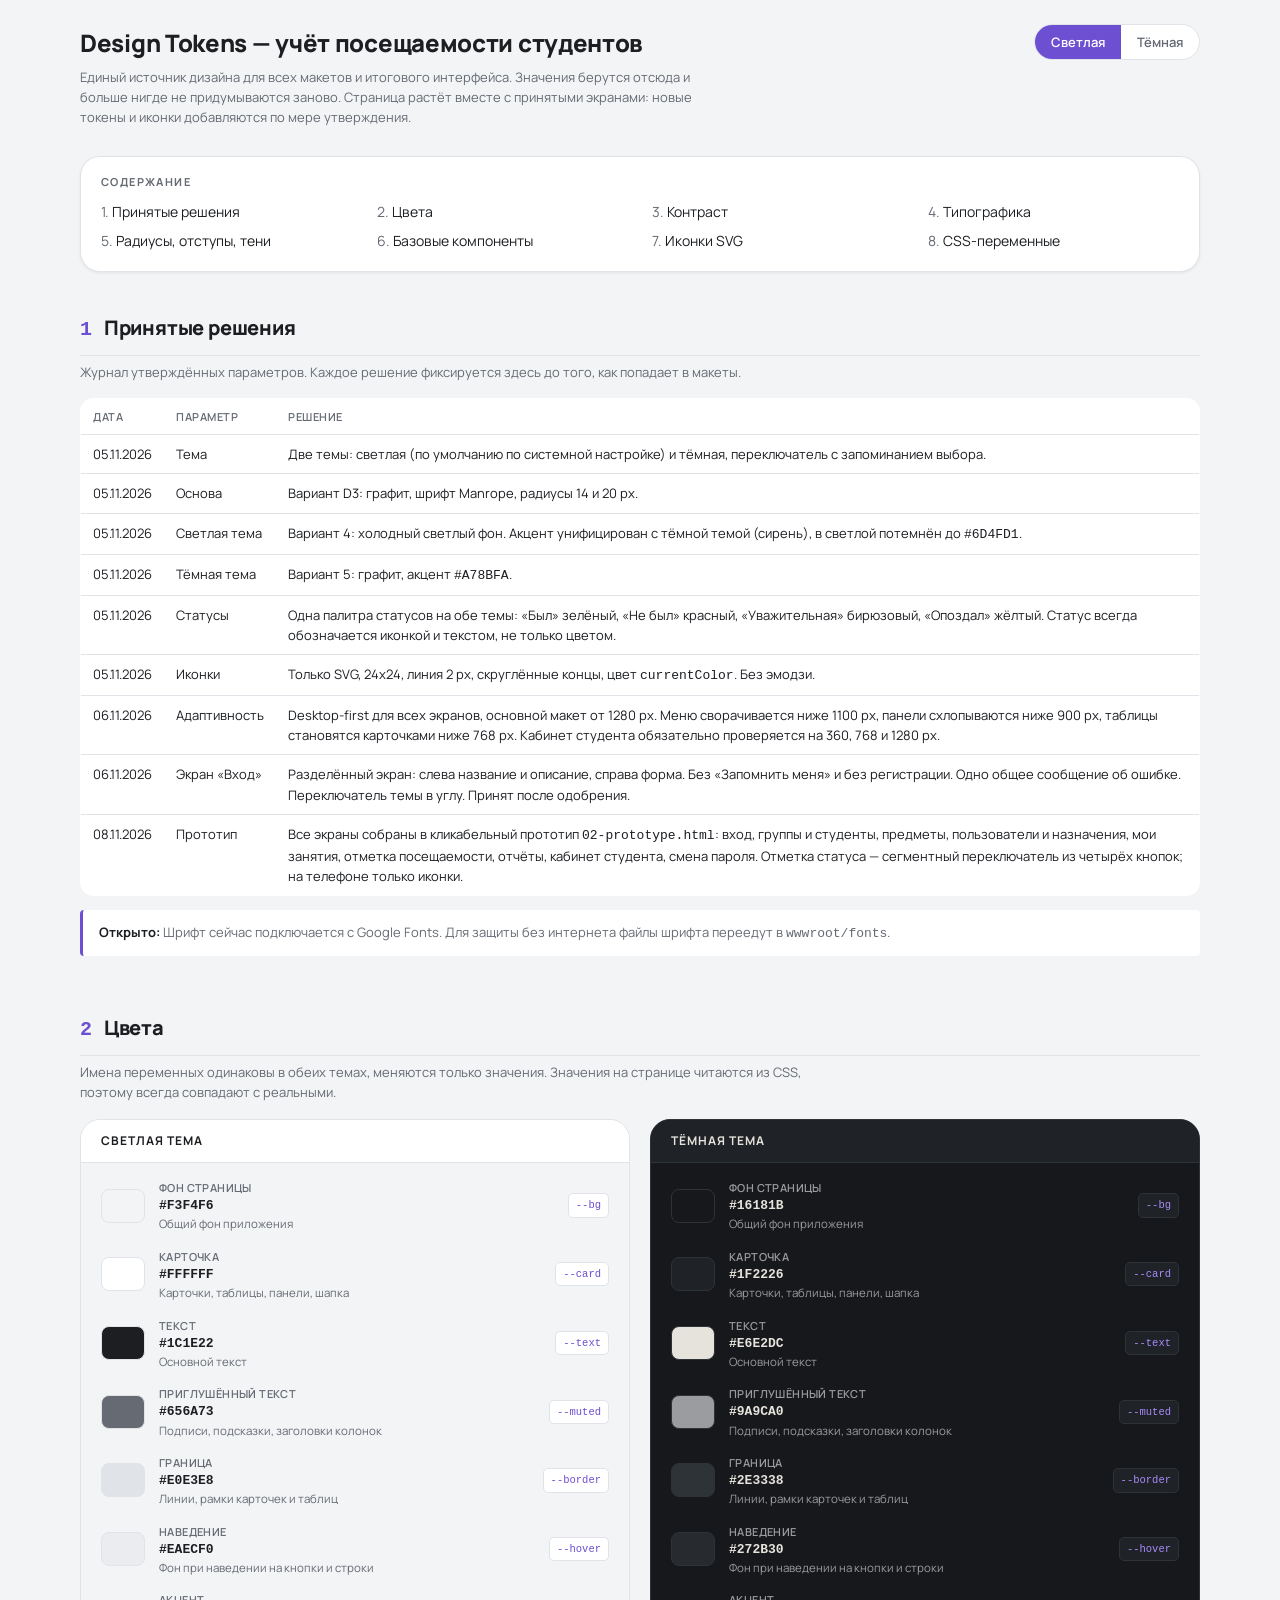
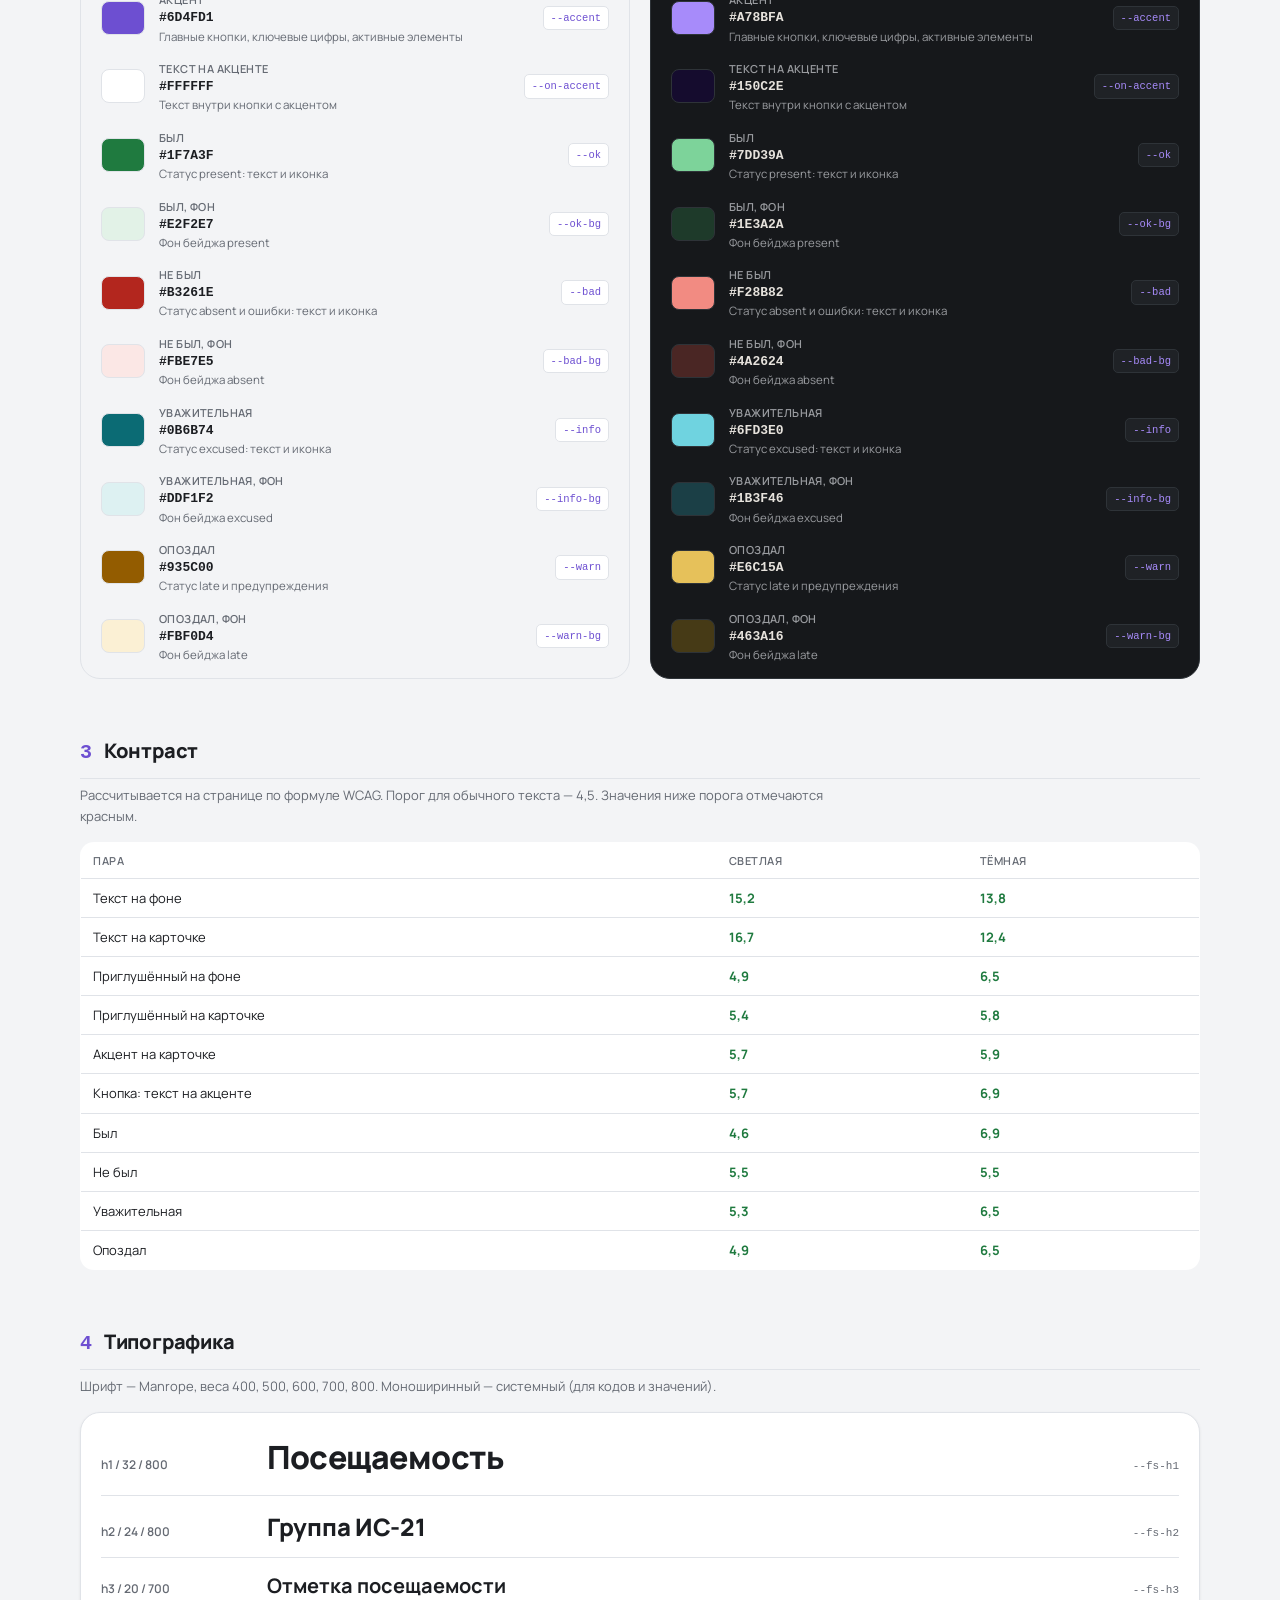
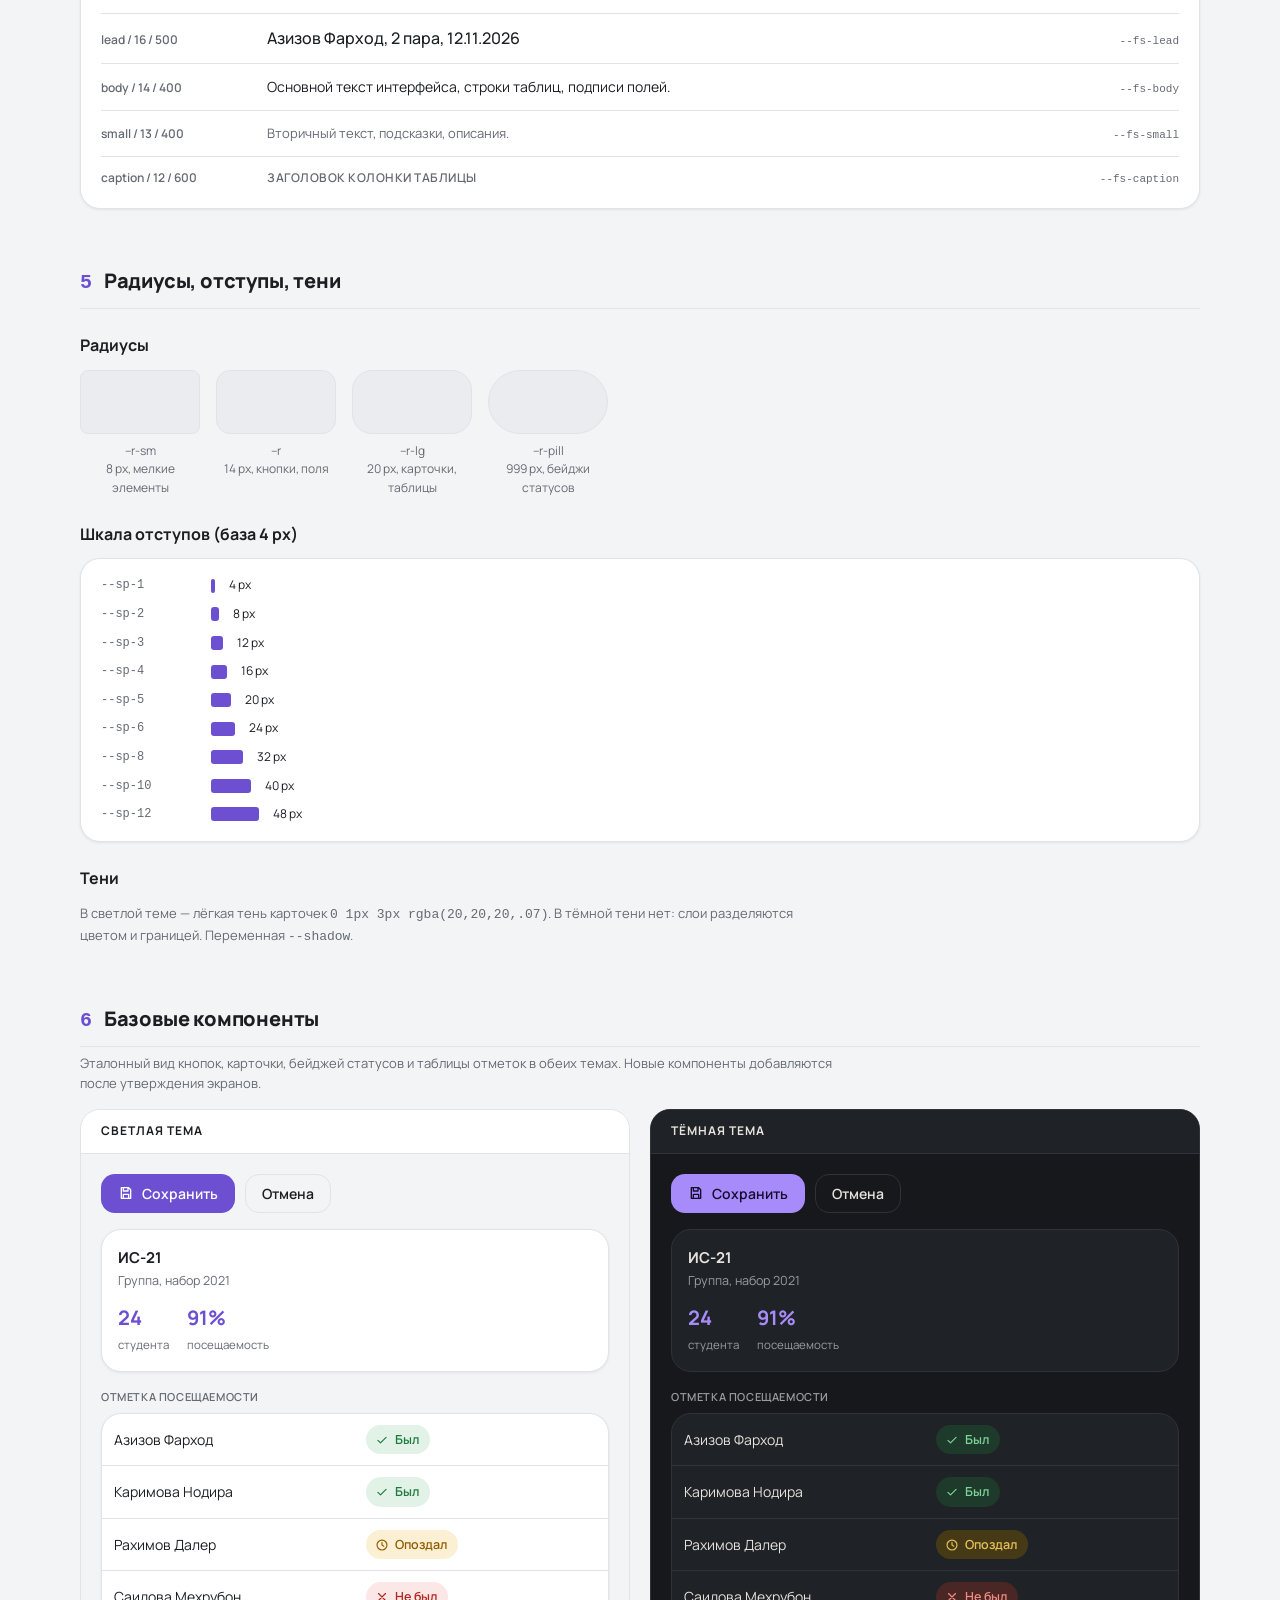
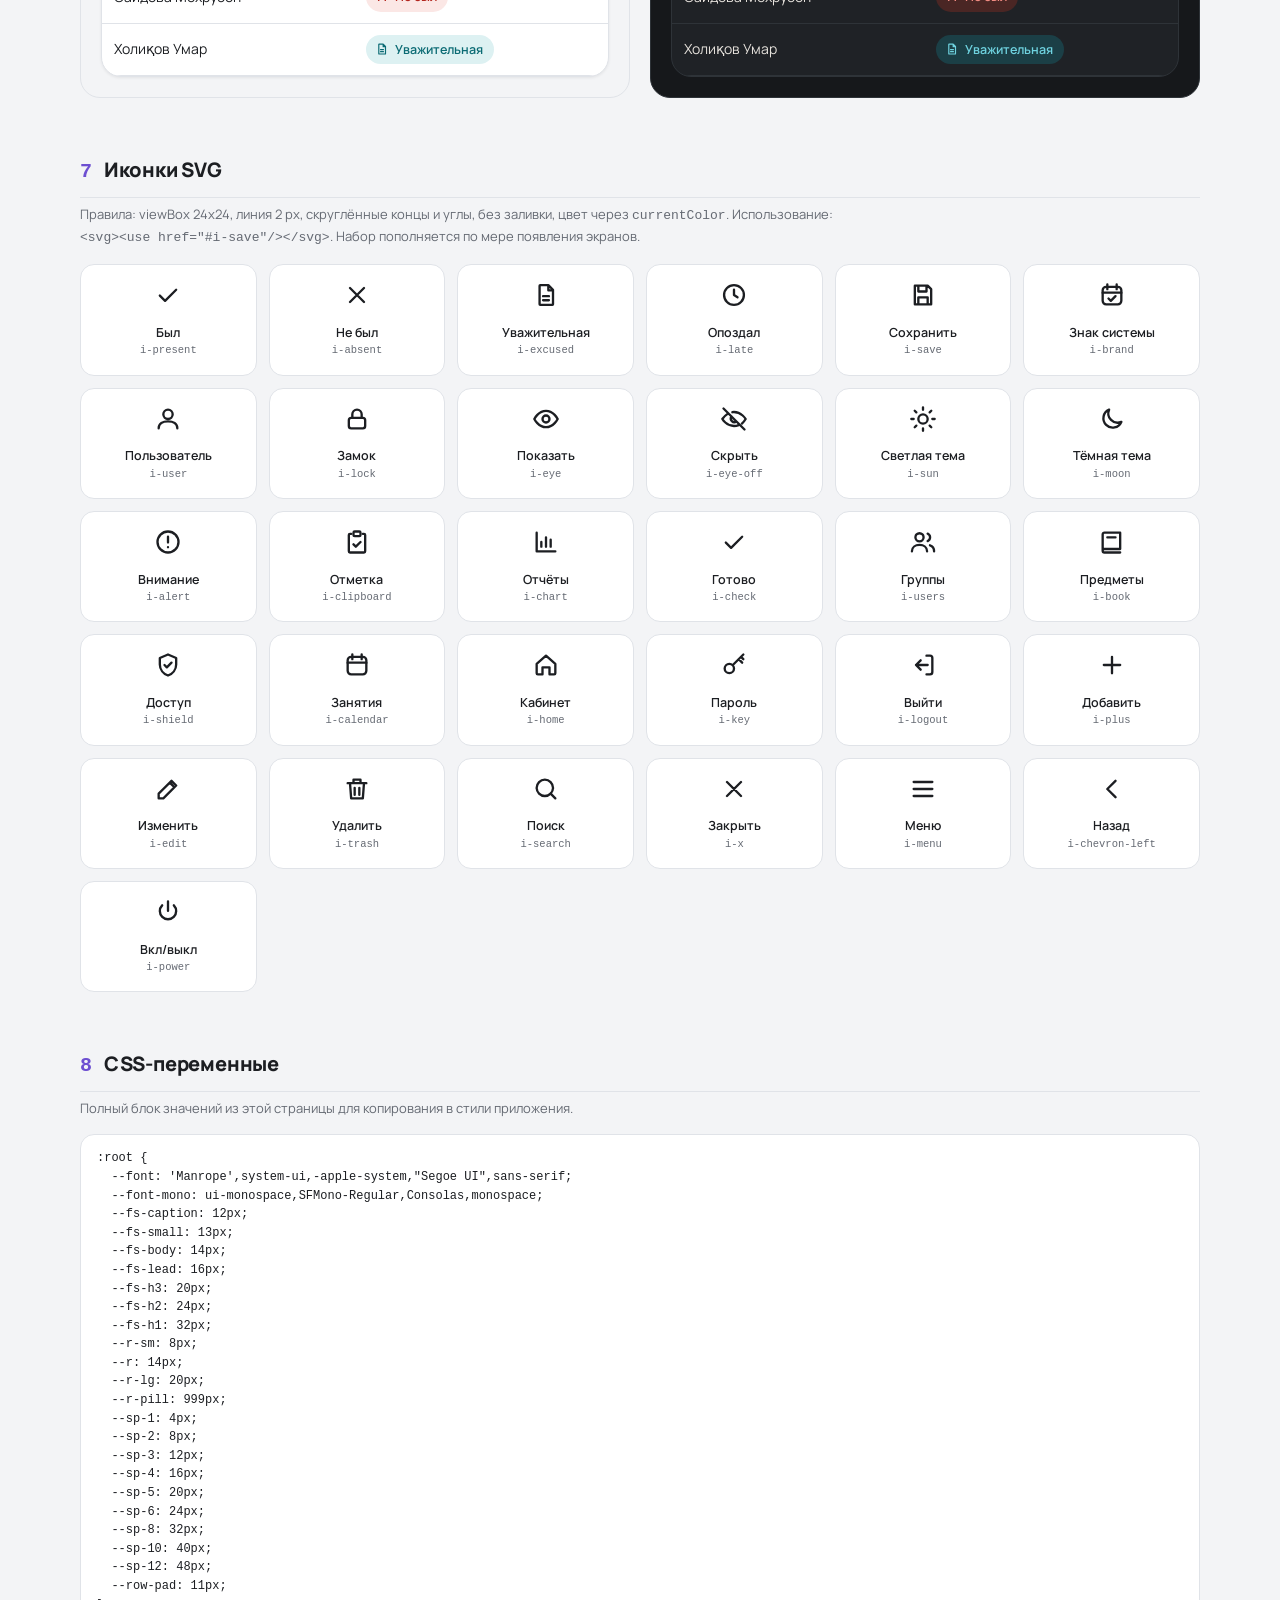
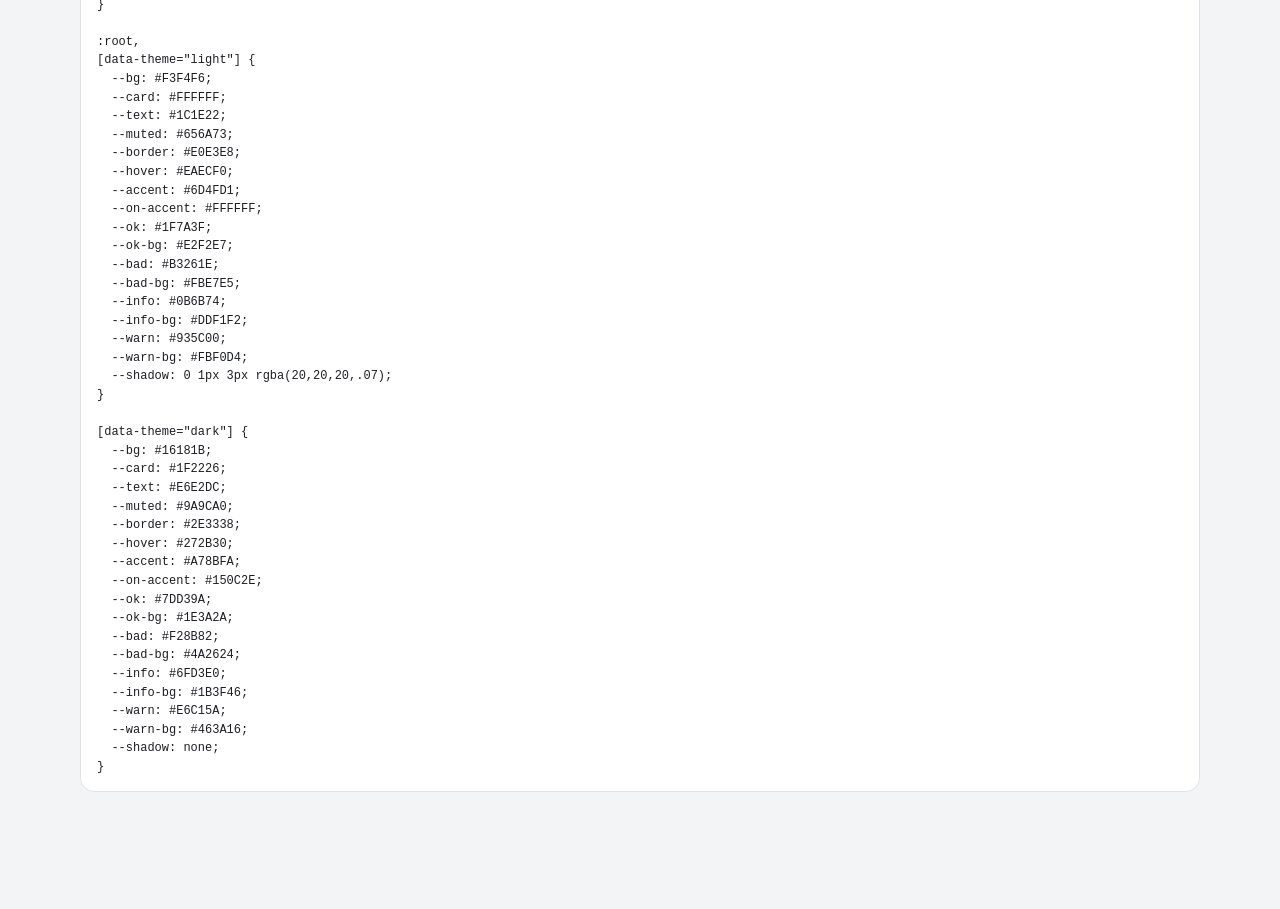
<file: mockups/!DESIGN_TOKENS.html>
<!DOCTYPE html>
<html lang="ru">
<head>
<meta charset="UTF-8">
<meta name="viewport" content="width=device-width, initial-scale=1.0">
<title>Design Tokens — учёт посещаемости студентов</title>
<link rel="preconnect" href="https://fonts.googleapis.com">
<link rel="preconnect" href="https://fonts.gstatic.com" crossorigin>
<link href="https://fonts.googleapis.com/css2?family=Manrope:wght@400;500;600;700;800&display=swap" rel="stylesheet">
<style>
  /* =====================================================================
     ЕДИНЫЙ ИСТОЧНИК ДИЗАЙНА. Все макеты берут значения только отсюда.
     Темы: светлая (по умолчанию) и тёмная. Имена переменных одинаковы.
     ===================================================================== */

  /* ---- токены вне тем ---- */
  :root{
    --font:'Manrope',system-ui,-apple-system,"Segoe UI",sans-serif;
    --font-mono:ui-monospace,SFMono-Regular,Consolas,monospace;

    --fs-caption:12px; --fs-small:13px; --fs-body:14px; --fs-lead:16px;
    --fs-h3:20px; --fs-h2:24px; --fs-h1:32px;

    --r-sm:8px; --r:14px; --r-lg:20px; --r-pill:999px;

    --sp-1:4px; --sp-2:8px; --sp-3:12px; --sp-4:16px; --sp-5:20px;
    --sp-6:24px; --sp-8:32px; --sp-10:40px; --sp-12:48px;

    --row-pad:11px;
  }

  /* ---- светлая тема (вариант 4, акцент унифицирован: сирень) ---- */
  :root,[data-theme="light"]{
    --bg:#F3F4F6; --card:#FFFFFF; --text:#1C1E22; --muted:#656A73;
    --border:#E0E3E8; --hover:#EAECF0;
    --accent:#6D4FD1; --on-accent:#FFFFFF;
    --ok:#1F7A3F;   --ok-bg:#E2F2E7;
    --bad:#B3261E;  --bad-bg:#FBE7E5;
    --info:#0B6B74; --info-bg:#DDF1F2;
    --warn:#935C00; --warn-bg:#FBF0D4;
    --shadow:0 1px 3px rgba(20,20,20,.07);
  }

  /* ---- тёмная тема (вариант 5) ---- */
  [data-theme="dark"]{
    --bg:#16181B; --card:#1F2226; --text:#E6E2DC; --muted:#9A9CA0;
    --border:#2E3338; --hover:#272B30;
    --accent:#A78BFA; --on-accent:#150C2E;
    --ok:#7DD39A;   --ok-bg:#1E3A2A;
    --bad:#F28B82;  --bad-bg:#4A2624;
    --info:#6FD3E0; --info-bg:#1B3F46;
    --warn:#E6C15A; --warn-bg:#463A16;
    --shadow:none;
  }

  /* =====================================================================
     Оформление самой страницы токенов
     ===================================================================== */
  *{margin:0;padding:0;box-sizing:border-box}
  body{font-family:var(--font);background:var(--bg);color:var(--text);padding:24px 20px 80px;line-height:1.55;font-size:var(--fs-body)}
  code,.mono{font-family:var(--font-mono)}
  .doc{max-width:1120px;margin:0 auto}
  .doc-head{display:flex;justify-content:space-between;align-items:flex-start;gap:16px;flex-wrap:wrap;margin-bottom:28px}
  .doc-head h1{font-size:var(--fs-h2);font-weight:800;letter-spacing:-.3px}
  .doc-head .sub{font-size:var(--fs-small);color:var(--muted);max-width:640px;margin-top:6px}
  .theme-switch{display:inline-flex;border:1px solid var(--border);border-radius:var(--r-pill);overflow:hidden;background:var(--card)}
  .theme-switch button{font-family:inherit;font-size:var(--fs-small);font-weight:600;padding:8px 16px;border:0;background:transparent;color:var(--muted);cursor:pointer}
  .theme-switch button[aria-pressed="true"]{background:var(--accent);color:var(--on-accent)}

  .toc{background:var(--card);border:1px solid var(--border);border-radius:var(--r-lg);padding:16px 20px;margin-bottom:40px;box-shadow:var(--shadow)}
  .toc h2{font-size:11px;font-weight:700;letter-spacing:1.4px;text-transform:uppercase;color:var(--muted);margin-bottom:8px}
  .toc ol{list-style:none;counter-reset:toc;display:grid;grid-template-columns:repeat(auto-fit,minmax(220px,1fr));gap:2px 24px}
  .toc li{counter-increment:toc;padding:3px 0}
  .toc li::before{content:counter(toc) ". ";color:var(--muted)}
  .toc a{color:var(--text);text-decoration:none}
  .toc a:hover{color:var(--accent)}

  section{margin-bottom:56px;scroll-margin-top:16px}
  h2.sec{font-size:var(--fs-h3);font-weight:800;letter-spacing:-.2px;margin-bottom:6px;padding-bottom:10px;border-bottom:1px solid var(--border);display:flex;gap:12px;align-items:baseline}
  h2.sec .num{color:var(--accent);font-family:var(--font-mono);font-weight:700}
  h3.sub{font-size:var(--fs-lead);font-weight:700;margin:24px 0 12px}
  .lead{font-size:var(--fs-small);color:var(--muted);margin-bottom:16px;max-width:760px}
  .note{background:var(--card);border-left:3px solid var(--accent);border-radius:4px;padding:12px 16px;margin:14px 0;font-size:var(--fs-small);color:var(--muted)}
  .note b{color:var(--text)}

  /* панели тем */
  .theme-grid{display:grid;grid-template-columns:1fr 1fr;gap:20px}
  @media(max-width:860px){.theme-grid{grid-template-columns:1fr}}
  .theme-col{background:var(--bg);color:var(--text);border:1px solid var(--border);border-radius:var(--r-lg);overflow:hidden}
  .th-head{padding:12px 20px;background:var(--card);border-bottom:1px solid var(--border);font-size:12px;font-weight:700;letter-spacing:1px;text-transform:uppercase}
  .col-list{padding:8px 0}
  .col-row{display:grid;grid-template-columns:44px 1fr auto;gap:14px;padding:8px 20px;align-items:center}
  .col-sw{width:44px;height:34px;border-radius:var(--r-sm);border:1px solid var(--border)}
  .col-lbl{font-size:11px;font-weight:600;text-transform:uppercase;letter-spacing:.4px;color:var(--muted)}
  .col-hex{font-family:var(--font-mono);font-size:13px;font-weight:600}
  .col-use{font-size:11.5px;color:var(--muted);line-height:1.35}
  .col-var{font-family:var(--font-mono);font-size:10.5px;padding:3px 7px;background:var(--card);border:1px solid var(--border);border-radius:5px;color:var(--accent);white-space:nowrap}

  /* таблицы документации */
  table.doc-t{width:100%;border-collapse:collapse;font-size:var(--fs-small);background:var(--card);border:1px solid var(--border);border-radius:var(--r);overflow:hidden}
  table.doc-t th{text-align:left;font-size:11px;font-weight:600;letter-spacing:.5px;text-transform:uppercase;color:var(--muted);padding:9px 12px;border-bottom:1px solid var(--border)}
  table.doc-t td{padding:9px 12px;border-bottom:1px solid var(--border);vertical-align:top}
  table.doc-t tr:last-child td{border-bottom:none}
  .pass{color:var(--ok);font-weight:700}
  .fail{color:var(--bad);font-weight:700}
  .tbl-scroll{overflow-x:auto}

  /* типографика, радиусы, отступы */
  .type-row{display:grid;grid-template-columns:150px 1fr auto;gap:16px;align-items:baseline;padding:12px 0;border-bottom:1px solid var(--border)}
  .type-row:last-child{border-bottom:none}
  @media(max-width:640px){.type-row{grid-template-columns:1fr;gap:4px}.type-row .type-meta{order:3}.type-row > span:nth-child(2){overflow-wrap:anywhere}}
  .type-meta{font-family:var(--font-mono);font-size:11px;color:var(--muted)}
  .type-name{font-size:12px;font-weight:600;color:var(--muted)}
  .radii{display:flex;gap:16px;flex-wrap:wrap}
  .radius-box{width:120px;text-align:center;font-size:12px;color:var(--muted)}
  .radius-box i{display:block;height:64px;background:var(--hover);border:1px solid var(--border);margin-bottom:8px}
  .space-row{display:flex;align-items:center;gap:14px;padding:5px 0;font-size:12px}
  .space-row i{display:block;height:14px;background:var(--accent);border-radius:3px}
  .space-row .mono{width:96px;color:var(--muted)}

  /* компоненты (эталонные) */
  .btn{font-family:inherit;font-size:var(--fs-body);font-weight:600;padding:9px 16px;border-radius:var(--r);border:1px solid transparent;cursor:pointer;display:inline-flex;align-items:center;gap:8px;transition:filter .15s}
  .btn svg{width:16px;height:16px}
  .btn-primary{background:var(--accent);color:var(--on-accent)}
  .btn-primary:hover{filter:brightness(1.08)}
  .btn-ghost{background:transparent;color:var(--text);border-color:var(--border)}
  .btn-ghost:hover{background:var(--hover)}
  .row{display:flex;flex-wrap:wrap;gap:10px;align-items:center}
  .card{background:var(--card);border:1px solid var(--border);border-radius:var(--r-lg);padding:16px;box-shadow:var(--shadow)}
  .card h4{font-size:15px;font-weight:700}
  .card .s{font-size:12.5px;color:var(--muted);margin-top:2px}
  .kpis{display:flex;gap:18px;margin-top:12px}
  .kpi b{display:block;font-size:20px;font-weight:700;color:var(--accent)}
  .kpi span{font-size:11.5px;color:var(--muted)}
  .chip{font-family:inherit;font-size:12.5px;font-weight:600;display:inline-flex;align-items:center;gap:6px;padding:4px 10px 4px 8px;border-radius:var(--r-pill);border:1px solid transparent}
  .chip svg{width:14px;height:14px}
  .chip.present{color:var(--ok);background:var(--ok-bg)}
  .chip.absent{color:var(--bad);background:var(--bad-bg)}
  .chip.excused{color:var(--info);background:var(--info-bg)}
  .chip.late{color:var(--warn);background:var(--warn-bg)}
  .comp-stack{padding:20px;display:flex;flex-direction:column;gap:16px}
  .lbl{font-size:11px;font-weight:600;letter-spacing:.6px;text-transform:uppercase;color:var(--muted)}

  /* иконки */
  .icon-grid{display:grid;grid-template-columns:repeat(auto-fill,minmax(150px,1fr));gap:12px}
  .icon-cell{background:var(--card);border:1px solid var(--border);border-radius:var(--r);padding:16px 12px;text-align:center}
  .icon-cell svg{width:28px;height:28px;color:var(--text)}
  .icon-cell .n{font-size:12.5px;font-weight:600;margin-top:8px}
  .icon-cell .id{font-family:var(--font-mono);font-size:10.5px;color:var(--muted)}
  pre.code{background:var(--card);border:1px solid var(--border);border-radius:var(--r);padding:14px 16px;font-family:var(--font-mono);font-size:12px;overflow-x:auto;line-height:1.55;color:var(--text)}
</style>
</head>
<body>

<!-- Иконки: общий спрайт. Правила: viewBox 24x24, stroke currentColor, ширина 2, скруглённые концы, без заливки. -->
<svg width="0" height="0" style="position:absolute" aria-hidden="true">
  <symbol id="i-present" viewBox="0 0 24 24"><path d="M5 12.5l4.5 4.5L19 7.5" fill="none" stroke="currentColor" stroke-width="2" stroke-linecap="round" stroke-linejoin="round"/></symbol>
  <symbol id="i-absent" viewBox="0 0 24 24"><path d="M6 6l12 12M18 6L6 18" fill="none" stroke="currentColor" stroke-width="2" stroke-linecap="round"/></symbol>
  <symbol id="i-excused" viewBox="0 0 24 24"><path d="M7 3.5h7l4 4V20a.5.5 0 01-.5.5h-10.5a.5.5 0 01-.5-.5V4a.5.5 0 01.5-.5z M14 3.5V8h4 M9.5 13h5 M9.5 16.5h5" fill="none" stroke="currentColor" stroke-width="2" stroke-linecap="round" stroke-linejoin="round"/></symbol>
  <symbol id="i-late" viewBox="0 0 24 24"><circle cx="12" cy="12" r="8.5" fill="none" stroke="currentColor" stroke-width="2"/><path d="M12 7.5V12l3 2" fill="none" stroke="currentColor" stroke-width="2" stroke-linecap="round" stroke-linejoin="round"/></symbol>
  <symbol id="i-save" viewBox="0 0 24 24"><path d="M5 4h11l3 3v13H5z M8 4v5h7V4 M8 20v-6h8v6" fill="none" stroke="currentColor" stroke-width="2" stroke-linejoin="round"/></symbol>
  <symbol id="i-brand" viewBox="0 0 24 24"><rect x="4" y="5" width="16" height="15" rx="3" fill="none" stroke="currentColor" stroke-width="2"/><path d="M4 10h16M8 3v4M16 3v4M9 15l2 2 4-4" fill="none" stroke="currentColor" stroke-width="2" stroke-linecap="round" stroke-linejoin="round"/></symbol>
  <symbol id="i-user" viewBox="0 0 24 24"><circle cx="12" cy="8" r="4" fill="none" stroke="currentColor" stroke-width="2"/><path d="M4 20c0-4 3.6-6 8-6s8 2 8 6" fill="none" stroke="currentColor" stroke-width="2" stroke-linecap="round"/></symbol>
  <symbol id="i-lock" viewBox="0 0 24 24"><rect x="5" y="11" width="14" height="9" rx="2" fill="none" stroke="currentColor" stroke-width="2"/><path d="M8 11V8a4 4 0 018 0v3" fill="none" stroke="currentColor" stroke-width="2" stroke-linecap="round"/></symbol>
  <symbol id="i-eye" viewBox="0 0 24 24"><path d="M2 12s3.5-7 10-7 10 7 10 7-3.5 7-10 7S2 12 2 12z" fill="none" stroke="currentColor" stroke-width="2" stroke-linejoin="round"/><circle cx="12" cy="12" r="3" fill="none" stroke="currentColor" stroke-width="2"/></symbol>
  <symbol id="i-eye-off" viewBox="0 0 24 24"><path d="M3 3l18 18M10.6 6.2A9.8 9.8 0 0112 6c6.5 0 10 6 10 6a17 17 0 01-3.2 3.9M6.5 7.6C3.8 9.4 2 12 2 12s3.5 6 10 6c1.5 0 2.8-.3 4-.8M9.9 9.9a3 3 0 004.2 4.2" fill="none" stroke="currentColor" stroke-width="2" stroke-linecap="round" stroke-linejoin="round"/></symbol>
  <symbol id="i-sun" viewBox="0 0 24 24"><circle cx="12" cy="12" r="4" fill="none" stroke="currentColor" stroke-width="2"/><path d="M12 2v2M12 20v2M2 12h2M20 12h2M4.9 4.9l1.4 1.4M17.7 17.7l1.4 1.4M4.9 19.1l1.4-1.4M17.7 6.3l1.4-1.4" fill="none" stroke="currentColor" stroke-width="2" stroke-linecap="round"/></symbol>
  <symbol id="i-moon" viewBox="0 0 24 24"><path d="M20 14.5A8 8 0 019.5 4a8 8 0 1010.5 10.5z" fill="none" stroke="currentColor" stroke-width="2" stroke-linejoin="round"/></symbol>
  <symbol id="i-alert" viewBox="0 0 24 24"><circle cx="12" cy="12" r="9" fill="none" stroke="currentColor" stroke-width="2"/><path d="M12 7.5v5M12 16.5h.01" fill="none" stroke="currentColor" stroke-width="2" stroke-linecap="round"/></symbol>
  <symbol id="i-clipboard" viewBox="0 0 24 24"><rect x="9" y="3" width="6" height="4" rx="1" fill="none" stroke="currentColor" stroke-width="2"/><path d="M7 5H6a1 1 0 00-1 1v14a1 1 0 001 1h12a1 1 0 001-1V6a1 1 0 00-1-1h-1M9 14l2 2 4-4" fill="none" stroke="currentColor" stroke-width="2" stroke-linecap="round" stroke-linejoin="round"/></symbol>
  <symbol id="i-chart" viewBox="0 0 24 24"><path d="M4 20V4M4 20h16M8 16v-4M12 16V8M16 16v-6" fill="none" stroke="currentColor" stroke-width="2" stroke-linecap="round" stroke-linejoin="round"/></symbol>
  <symbol id="i-check" viewBox="0 0 24 24"><path d="M5 12.5l4.5 4.5L19 7.5" fill="none" stroke="currentColor" stroke-width="2" stroke-linecap="round" stroke-linejoin="round"/></symbol>
  <symbol id="i-users" viewBox="0 0 24 24"><circle cx="9" cy="8" r="3.5" fill="none" stroke="currentColor" stroke-width="2"/><path d="M2.5 20c0-3.6 2.9-5.5 6.5-5.5s6.5 1.9 6.5 5.5M16 4.8a3.5 3.5 0 010 6.4M18 14.8c2.2.6 3.5 2.4 3.5 5.2" fill="none" stroke="currentColor" stroke-width="2" stroke-linecap="round"/></symbol>
  <symbol id="i-book" viewBox="0 0 24 24"><path d="M4 5.5A1.5 1.5 0 015.5 4H19v14H5.5A1.5 1.5 0 004 19.5zM4 19.5A1.5 1.5 0 005.5 21H19M8 8h7" fill="none" stroke="currentColor" stroke-width="2" stroke-linecap="round" stroke-linejoin="round"/></symbol>
  <symbol id="i-shield" viewBox="0 0 24 24"><path d="M12 3l7 3v5.5c0 4.3-3 8-7 9.5-4-1.5-7-5.2-7-9.5V6z" fill="none" stroke="currentColor" stroke-width="2" stroke-linejoin="round"/><path d="M9 12l2 2 4-4" fill="none" stroke="currentColor" stroke-width="2" stroke-linecap="round" stroke-linejoin="round"/></symbol>
  <symbol id="i-calendar" viewBox="0 0 24 24"><rect x="4" y="5" width="16" height="15" rx="3" fill="none" stroke="currentColor" stroke-width="2"/><path d="M4 10h16M8 3v4M16 3v4" fill="none" stroke="currentColor" stroke-width="2" stroke-linecap="round"/></symbol>
  <symbol id="i-home" viewBox="0 0 24 24"><path d="M4 11l8-7 8 7v8a1 1 0 01-1 1h-4v-6h-6v6H5a1 1 0 01-1-1z" fill="none" stroke="currentColor" stroke-width="2" stroke-linejoin="round"/></symbol>
  <symbol id="i-key" viewBox="0 0 24 24"><circle cx="8" cy="15" r="4" fill="none" stroke="currentColor" stroke-width="2"/><path d="M11 12l9-9M16 7l3 3M18 5l2 2" fill="none" stroke="currentColor" stroke-width="2" stroke-linecap="round"/></symbol>
  <symbol id="i-logout" viewBox="0 0 24 24"><path d="M15 4h3a2 2 0 012 2v12a2 2 0 01-2 2h-3M10 16l-4-4 4-4M6 12h10" fill="none" stroke="currentColor" stroke-width="2" stroke-linecap="round" stroke-linejoin="round"/></symbol>
  <symbol id="i-plus" viewBox="0 0 24 24"><path d="M12 5v14M5 12h14" fill="none" stroke="currentColor" stroke-width="2" stroke-linecap="round"/></symbol>
  <symbol id="i-edit" viewBox="0 0 24 24"><path d="M4 20h4L19 9l-4-4L4 16zM13.5 6.5l4 4" fill="none" stroke="currentColor" stroke-width="2" stroke-linecap="round" stroke-linejoin="round"/></symbol>
  <symbol id="i-trash" viewBox="0 0 24 24"><path d="M4 7h16M9 7V4h6v3M6 7l1 13h10l1-13M10 11v6M14 11v6" fill="none" stroke="currentColor" stroke-width="2" stroke-linecap="round" stroke-linejoin="round"/></symbol>
  <symbol id="i-search" viewBox="0 0 24 24"><circle cx="11" cy="11" r="7" fill="none" stroke="currentColor" stroke-width="2"/><path d="M20 20l-4-4" fill="none" stroke="currentColor" stroke-width="2" stroke-linecap="round"/></symbol>
  <symbol id="i-x" viewBox="0 0 24 24"><path d="M6 6l12 12M18 6L6 18" fill="none" stroke="currentColor" stroke-width="2" stroke-linecap="round"/></symbol>
  <symbol id="i-menu" viewBox="0 0 24 24"><path d="M4 6h16M4 12h16M4 18h16" fill="none" stroke="currentColor" stroke-width="2" stroke-linecap="round"/></symbol>
  <symbol id="i-chevron-left" viewBox="0 0 24 24"><path d="M15 5l-7 7 7 7" fill="none" stroke="currentColor" stroke-width="2" stroke-linecap="round" stroke-linejoin="round"/></symbol>
  <symbol id="i-power" viewBox="0 0 24 24"><path d="M12 3v8M7 6.3a7 7 0 1010 0" fill="none" stroke="currentColor" stroke-width="2" stroke-linecap="round"/></symbol>
</svg>

<div class="doc">

  <header class="doc-head">
    <div>
      <h1>Design Tokens — учёт посещаемости студентов</h1>
      <p class="sub">Единый источник дизайна для всех макетов и итогового интерфейса. Значения берутся отсюда и больше нигде не придумываются заново. Страница растёт вместе с принятыми экранами: новые токены и иконки добавляются по мере утверждения.</p>
    </div>
    <div class="theme-switch" role="group" aria-label="Тема страницы">
      <button type="button" data-set-theme="light" aria-pressed="true">Светлая</button>
      <button type="button" data-set-theme="dark" aria-pressed="false">Тёмная</button>
    </div>
  </header>

  <nav class="toc">
    <h2>Содержание</h2>
    <ol>
      <li><a href="#s-decisions">Принятые решения</a></li>
      <li><a href="#s-colors">Цвета</a></li>
      <li><a href="#s-contrast">Контраст</a></li>
      <li><a href="#s-type">Типографика</a></li>
      <li><a href="#s-geometry">Радиусы, отступы, тени</a></li>
      <li><a href="#s-components">Базовые компоненты</a></li>
      <li><a href="#s-icons">Иконки SVG</a></li>
      <li><a href="#s-css">CSS-переменные</a></li>
    </ol>
  </nav>

  <!-- 1 -->
  <section id="s-decisions">
    <h2 class="sec"><span class="num">1</span>Принятые решения</h2>
    <p class="lead">Журнал утверждённых параметров. Каждое решение фиксируется здесь до того, как попадает в макеты.</p>
    <div class="tbl-scroll"><table class="doc-t">
      <thead><tr><th>Дата</th><th>Параметр</th><th>Решение</th></tr></thead>
      <tbody>
        <tr><td>05.11.2026</td><td>Тема</td><td>Две темы: светлая (по умолчанию по системной настройке) и тёмная, переключатель с запоминанием выбора.</td></tr>
        <tr><td>05.11.2026</td><td>Основа</td><td>Вариант D3: графит, шрифт Manrope, радиусы 14 и 20 px.</td></tr>
        <tr><td>05.11.2026</td><td>Светлая тема</td><td>Вариант 4: холодный светлый фон. Акцент унифицирован с тёмной темой (сирень), в светлой потемнён до <code>#6D4FD1</code>.</td></tr>
        <tr><td>05.11.2026</td><td>Тёмная тема</td><td>Вариант 5: графит, акцент <code>#A78BFA</code>.</td></tr>
        <tr><td>05.11.2026</td><td>Статусы</td><td>Одна палитра статусов на обе темы: «Был» зелёный, «Не был» красный, «Уважительная» бирюзовый, «Опоздал» жёлтый. Статус всегда обозначается иконкой и текстом, не только цветом.</td></tr>
        <tr><td>05.11.2026</td><td>Иконки</td><td>Только SVG, 24x24, линия 2 px, скруглённые концы, цвет <code>currentColor</code>. Без эмодзи.</td></tr>
        <tr><td>06.11.2026</td><td>Адаптивность</td><td>Desktop-first для всех экранов, основной макет от 1280 px. Меню сворачивается ниже 1100 px, панели схлопываются ниже 900 px, таблицы становятся карточками ниже 768 px. Кабинет студента обязательно проверяется на 360, 768 и 1280 px.</td></tr>
        <tr><td>06.11.2026</td><td>Экран «Вход»</td><td>Разделённый экран: слева название и описание, справа форма. Без «Запомнить меня» и без регистрации. Одно общее сообщение об ошибке. Переключатель темы в углу. Принят после одобрения.</td></tr>
        <tr><td>08.11.2026</td><td>Прототип</td><td>Все экраны собраны в кликабельный прототип <code>02-prototype.html</code>: вход, группы и студенты, предметы, пользователи и назначения, мои занятия, отметка посещаемости, отчёты, кабинет студента, смена пароля. Отметка статуса — сегментный переключатель из четырёх кнопок; на телефоне только иконки.</td></tr>
      </tbody>
    </table></div>
    <div class="note"><b>Открыто:</b> Шрифт сейчас подключается с Google Fonts. Для защиты без интернета файлы шрифта переедут в <code>wwwroot/fonts</code>.</div>
  </section>

  <!-- 2 -->
  <section id="s-colors">
    <h2 class="sec"><span class="num">2</span>Цвета</h2>
    <p class="lead">Имена переменных одинаковы в обеих темах, меняются только значения. Значения на странице читаются из CSS, поэтому всегда совпадают с реальными.</p>
    <div class="theme-grid" id="color-grid"></div>
  </section>

  <!-- 3 -->
  <section id="s-contrast">
    <h2 class="sec"><span class="num">3</span>Контраст</h2>
    <p class="lead">Рассчитывается на странице по формуле WCAG. Порог для обычного текста — 4,5. Значения ниже порога отмечаются красным.</p>
    <div class="tbl-scroll"><table class="doc-t" id="contrast-table"></table></div>
  </section>

  <!-- 4 -->
  <section id="s-type">
    <h2 class="sec"><span class="num">4</span>Типографика</h2>
    <p class="lead">Шрифт — Manrope, веса 400, 500, 600, 700, 800. Моноширинный — системный (для кодов и значений).</p>
    <div class="card" style="padding:8px 20px">
      <div class="type-row"><span class="type-name">h1 / 32 / 800</span><span style="font-size:var(--fs-h1);font-weight:800;letter-spacing:-.5px">Посещаемость</span><span class="type-meta">--fs-h1</span></div>
      <div class="type-row"><span class="type-name">h2 / 24 / 800</span><span style="font-size:var(--fs-h2);font-weight:800;letter-spacing:-.3px">Группа ИС-21</span><span class="type-meta">--fs-h2</span></div>
      <div class="type-row"><span class="type-name">h3 / 20 / 700</span><span style="font-size:var(--fs-h3);font-weight:700">Отметка посещаемости</span><span class="type-meta">--fs-h3</span></div>
      <div class="type-row"><span class="type-name">lead / 16 / 500</span><span style="font-size:var(--fs-lead);font-weight:500">Азизов Фарход, 2 пара, 12.11.2026</span><span class="type-meta">--fs-lead</span></div>
      <div class="type-row"><span class="type-name">body / 14 / 400</span><span style="font-size:var(--fs-body)">Основной текст интерфейса, строки таблиц, подписи полей.</span><span class="type-meta">--fs-body</span></div>
      <div class="type-row"><span class="type-name">small / 13 / 400</span><span style="font-size:var(--fs-small);color:var(--muted)">Вторичный текст, подсказки, описания.</span><span class="type-meta">--fs-small</span></div>
      <div class="type-row"><span class="type-name">caption / 12 / 600</span><span style="font-size:var(--fs-caption);font-weight:600;letter-spacing:.5px;text-transform:uppercase;color:var(--muted)">Заголовок колонки таблицы</span><span class="type-meta">--fs-caption</span></div>
    </div>
  </section>

  <!-- 5 -->
  <section id="s-geometry">
    <h2 class="sec"><span class="num">5</span>Радиусы, отступы, тени</h2>
    <h3 class="sub">Радиусы</h3>
    <div class="radii">
      <div class="radius-box"><i style="border-radius:var(--r-sm)"></i>--r-sm<br>8 px, мелкие элементы</div>
      <div class="radius-box"><i style="border-radius:var(--r)"></i>--r<br>14 px, кнопки, поля</div>
      <div class="radius-box"><i style="border-radius:var(--r-lg)"></i>--r-lg<br>20 px, карточки, таблицы</div>
      <div class="radius-box"><i style="border-radius:var(--r-pill)"></i>--r-pill<br>999 px, бейджи статусов</div>
    </div>
    <h3 class="sub">Шкала отступов (база 4 px)</h3>
    <div class="card" style="padding:12px 20px" id="space-list"></div>
    <h3 class="sub">Тени</h3>
    <p class="lead">В светлой теме — лёгкая тень карточек <code>0 1px 3px rgba(20,20,20,.07)</code>. В тёмной тени нет: слои разделяются цветом и границей. Переменная <code>--shadow</code>.</p>
  </section>

  <!-- 6 -->
  <section id="s-components">
    <h2 class="sec"><span class="num">6</span>Базовые компоненты</h2>
    <p class="lead">Эталонный вид кнопок, карточки, бейджей статусов и таблицы отметок в обеих темах. Новые компоненты добавляются после утверждения экранов.</p>
    <div class="theme-grid" id="comp-grid"></div>
  </section>

  <!-- 7 -->
  <section id="s-icons">
    <h2 class="sec"><span class="num">7</span>Иконки SVG</h2>
    <p class="lead">Правила: viewBox 24x24, линия 2 px, скруглённые концы и углы, без заливки, цвет через <code>currentColor</code>. Использование: <code>&lt;svg&gt;&lt;use href="#i-save"/&gt;&lt;/svg&gt;</code>. Набор пополняется по мере появления экранов.</p>
    <div class="icon-grid" id="icon-grid"></div>
  </section>

  <!-- 8 -->
  <section id="s-css">
    <h2 class="sec"><span class="num">8</span>CSS-переменные</h2>
    <p class="lead">Полный блок значений из этой страницы для копирования в стили приложения.</p>
    <pre class="code" id="css-dump"></pre>
  </section>

</div>

<script>
  /* ---------- тема страницы ---------- */
  var THEME_KEY = 'ds-theme';
  function readSaved() { try { return localStorage.getItem(THEME_KEY); } catch (e) { return null; } }
  function saveTheme(t) { try { localStorage.setItem(THEME_KEY, t); } catch (e) {} }
  function systemTheme() {
    return window.matchMedia && window.matchMedia('(prefers-color-scheme: dark)').matches ? 'dark' : 'light';
  }
  function applyTheme(t) {
    document.documentElement.setAttribute('data-theme', t);
    document.querySelectorAll('[data-set-theme]').forEach(function (b) {
      b.setAttribute('aria-pressed', b.getAttribute('data-set-theme') === t ? 'true' : 'false');
    });
  }
  applyTheme(readSaved() || systemTheme());
  document.querySelectorAll('[data-set-theme]').forEach(function (b) {
    b.addEventListener('click', function () {
      var t = b.getAttribute('data-set-theme');
      applyTheme(t); saveTheme(t);
    });
  });

  /* ---------- данные ---------- */
  var COLORS = [
    ['Фон страницы',        '--bg',        'Общий фон приложения'],
    ['Карточка',            '--card',      'Карточки, таблицы, панели, шапка'],
    ['Текст',               '--text',      'Основной текст'],
    ['Приглушённый текст',  '--muted',     'Подписи, подсказки, заголовки колонок'],
    ['Граница',             '--border',    'Линии, рамки карточек и таблиц'],
    ['Наведение',           '--hover',     'Фон при наведении на кнопки и строки'],
    ['Акцент',              '--accent',    'Главные кнопки, ключевые цифры, активные элементы'],
    ['Текст на акценте',    '--on-accent', 'Текст внутри кнопки с акцентом'],
    ['Был',                 '--ok',        'Статус present: текст и иконка'],
    ['Был, фон',            '--ok-bg',     'Фон бейджа present'],
    ['Не был',              '--bad',       'Статус absent и ошибки: текст и иконка'],
    ['Не был, фон',         '--bad-bg',    'Фон бейджа absent'],
    ['Уважительная',        '--info',      'Статус excused: текст и иконка'],
    ['Уважительная, фон',   '--info-bg',   'Фон бейджа excused'],
    ['Опоздал',             '--warn',      'Статус late и предупреждения'],
    ['Опоздал, фон',        '--warn-bg',   'Фон бейджа late']
  ];

  var CONTRAST = [
    ['Текст на фоне',             '--text',      '--bg'],
    ['Текст на карточке',         '--text',      '--card'],
    ['Приглушённый на фоне',      '--muted',     '--bg'],
    ['Приглушённый на карточке',  '--muted',     '--card'],
    ['Акцент на карточке',        '--accent',    '--card'],
    ['Кнопка: текст на акценте',  '--on-accent', '--accent'],
    ['Был',                       '--ok',        '--ok-bg'],
    ['Не был',                    '--bad',       '--bad-bg'],
    ['Уважительная',              '--info',      '--info-bg'],
    ['Опоздал',                   '--warn',      '--warn-bg']
  ];

  var SPACES = [['--sp-1',4],['--sp-2',8],['--sp-3',12],['--sp-4',16],['--sp-5',20],['--sp-6',24],['--sp-8',32],['--sp-10',40],['--sp-12',48]];

  var ICONS = [
    ['i-present', 'Был', 'статус present'],
    ['i-absent',  'Не был', 'статус absent'],
    ['i-excused', 'Уважительная', 'статус excused'],
    ['i-late',    'Опоздал', 'статус late'],
    ['i-save',    'Сохранить', 'кнопка сохранения'],
    ['i-brand',   'Знак системы', 'календарь с отметкой, логотип'],
    ['i-user',    'Пользователь', 'поле логина, кабинет'],
    ['i-lock',    'Замок', 'поле пароля'],
    ['i-eye',     'Показать', 'показ пароля'],
    ['i-eye-off', 'Скрыть', 'скрытие пароля'],
    ['i-sun',     'Светлая тема', 'переключатель темы'],
    ['i-moon',    'Тёмная тема', 'переключатель темы'],
    ['i-alert',   'Внимание', 'ошибки и подсказки'],
    ['i-clipboard','Отметка', 'отметка посещаемости'],
    ['i-chart',   'Отчёты', 'отчёты и статистика'],
    ['i-check', 'Готово', 'подтверждение, отмечено'],
    ['i-users', 'Группы', 'группы и студенты'],
    ['i-book', 'Предметы', 'справочник предметов'],
    ['i-shield', 'Доступ', 'пользователи и назначения'],
    ['i-calendar', 'Занятия', 'мои занятия, даты'],
    ['i-home', 'Кабинет', 'кабинет студента'],
    ['i-key', 'Пароль', 'учётная запись, сброс и смена пароля'],
    ['i-logout', 'Выйти', 'выход из системы'],
    ['i-plus', 'Добавить', 'кнопки добавления'],
    ['i-edit', 'Изменить', 'редактирование'],
    ['i-trash', 'Удалить', 'удаление'],
    ['i-search', 'Поиск', 'поле поиска'],
    ['i-x', 'Закрыть', 'закрытие окна'],
    ['i-menu', 'Меню', 'мобильное меню'],
    ['i-chevron-left', 'Назад', 'возврат к списку'],
    ['i-power', 'Вкл/выкл', 'отключение учётной записи']
  ];

  var STUDENTS = [
    ['Азизов Фарход', 'present'], ['Каримова Нодира', 'present'], ['Рахимов Далер', 'late'],
    ['Саидова Мехрубон', 'absent'], ['Холиқов Умар', 'excused']
  ];
  var STATUS = {
    present: ['Был', 'i-present'], absent: ['Не был', 'i-absent'],
    excused: ['Уважительная', 'i-excused'], late: ['Опоздал', 'i-late']
  };

  /* ---------- вспомогательное ---------- */
  function cssVar(el, name) { return getComputedStyle(el).getPropertyValue(name).trim(); }
  function toRgb(hex) {
    var h = hex.replace('#', '');
    if (h.length === 3) h = h.split('').map(function (c) { return c + c; }).join('');
    return [0, 2, 4].map(function (i) { return parseInt(h.substr(i, 2), 16) / 255; });
  }
  function lum(hex) {
    var c = toRgb(hex).map(function (v) { return v <= 0.03928 ? v / 12.92 : Math.pow((v + 0.055) / 1.055, 2.4); });
    return 0.2126 * c[0] + 0.7152 * c[1] + 0.0722 * c[2];
  }
  function ratio(a, b) {
    var x = Math.max(lum(a), lum(b)), y = Math.min(lum(a), lum(b));
    return (x + 0.05) / (y + 0.05);
  }
  function themeName(t) { return t === 'light' ? 'Светлая тема' : 'Тёмная тема'; }

  /* ---------- 2. цвета ---------- */
  var colorGrid = document.getElementById('color-grid');
  ['light', 'dark'].forEach(function (t) {
    var col = document.createElement('div');
    col.className = 'theme-col'; col.setAttribute('data-theme', t);
    var html = '<div class="th-head">' + themeName(t) + '</div><div class="col-list">';
    COLORS.forEach(function (c) {
      html += '<div class="col-row"><div class="col-sw" style="background:var(' + c[1] + ')"></div>' +
        '<div><div class="col-lbl">' + c[0] + '</div><div class="col-hex" data-var="' + c[1] + '"></div>' +
        '<div class="col-use">' + c[2] + '</div></div><div class="col-var">' + c[1] + '</div></div>';
    });
    col.innerHTML = html + '</div>';
    colorGrid.appendChild(col);
    col.querySelectorAll('[data-var]').forEach(function (n) {
      n.textContent = cssVar(col, n.getAttribute('data-var')).toUpperCase();
    });
  });

  /* ---------- 3. контраст ---------- */
  (function () {
    var probes = {};
    ['light', 'dark'].forEach(function (t) {
      var p = document.createElement('div'); p.setAttribute('data-theme', t);
      p.style.display = 'none'; document.body.appendChild(p); probes[t] = p;
    });
    var html = '<thead><tr><th>Пара</th><th>Светлая</th><th>Тёмная</th></tr></thead><tbody>';
    CONTRAST.forEach(function (c) {
      html += '<tr><td>' + c[0] + '</td>';
      ['light', 'dark'].forEach(function (t) {
        var r = ratio(cssVar(probes[t], c[1]), cssVar(probes[t], c[2]));
        html += '<td class="' + (r >= 4.5 ? 'pass' : 'fail') + '">' + r.toFixed(1).replace('.', ',') + (r >= 4.5 ? '' : ' (ниже 4,5)') + '</td>';
      });
      html += '</tr>';
    });
    document.getElementById('contrast-table').innerHTML = html + '</tbody>';
    Object.keys(probes).forEach(function (k) { probes[k].remove(); });
  })();

  /* ---------- 5. отступы ---------- */
  document.getElementById('space-list').innerHTML = SPACES.map(function (s) {
    return '<div class="space-row"><span class="mono">' + s[0] + '</span><i style="width:var(' + s[0] + ')"></i><span>' + s[1] + ' px</span></div>';
  }).join('');

  /* ---------- 6. компоненты ---------- */
  var compGrid = document.getElementById('comp-grid');
  ['light', 'dark'].forEach(function (t) {
    var rows = STUDENTS.map(function (s) {
      var st = STATUS[s[1]];
      return '<tr><td style="padding:var(--row-pad) 12px;border-bottom:1px solid var(--border)">' + s[0] + '</td>' +
        '<td style="padding:var(--row-pad) 12px;border-bottom:1px solid var(--border)"><span class="chip ' + s[1] + '"><svg><use href="#' + st[1] + '"/></svg>' + st[0] + '</span></td></tr>';
    }).join('');
    var col = document.createElement('div');
    col.className = 'theme-col'; col.setAttribute('data-theme', t);
    col.innerHTML = '<div class="th-head">' + themeName(t) + '</div><div class="comp-stack">' +
      '<div class="row"><button class="btn btn-primary"><svg><use href="#i-save"/></svg>Сохранить</button><button class="btn btn-ghost">Отмена</button></div>' +
      '<div class="card"><h4>ИС-21</h4><div class="s">Группа, набор 2021</div><div class="kpis"><div class="kpi"><b>24</b><span>студента</span></div><div class="kpi"><b>91%</b><span>посещаемость</span></div></div></div>' +
      '<div><div class="lbl" style="margin-bottom:8px">Отметка посещаемости</div>' +
      '<div class="card" style="padding:0;overflow:hidden"><table style="width:100%;border-collapse:collapse;font-size:var(--fs-body)"><tbody>' + rows + '</tbody></table></div></div>' +
      '</div>';
    compGrid.appendChild(col);
  });

  /* ---------- 7. иконки ---------- */
  document.getElementById('icon-grid').innerHTML = ICONS.map(function (i) {
    return '<div class="icon-cell"><svg><use href="#' + i[0] + '"/></svg><div class="n">' + i[1] + '</div><div class="id">' + i[0] + '</div></div>';
  }).join('');

  /* ---------- 8. дамп CSS ---------- */
  (function () {
    var names = COLORS.map(function (c) { return c[1]; }).concat(['--shadow']);
    function block(sel, el) {
      return sel + ' {\n' + names.map(function (n) { return '  ' + n + ': ' + cssVar(el, n) + ';'; }).join('\n') + '\n}';
    }
    var l = document.createElement('div'); l.setAttribute('data-theme', 'light');
    var d = document.createElement('div'); d.setAttribute('data-theme', 'dark');
    [l, d].forEach(function (e) { e.style.display = 'none'; document.body.appendChild(e); });
    var statics = [
      '--font', '--font-mono', '--fs-caption', '--fs-small', '--fs-body', '--fs-lead', '--fs-h3', '--fs-h2', '--fs-h1',
      '--r-sm', '--r', '--r-lg', '--r-pill', '--sp-1', '--sp-2', '--sp-3', '--sp-4', '--sp-5', '--sp-6', '--sp-8', '--sp-10', '--sp-12', '--row-pad'
    ];
    var root = ':root {\n' + statics.map(function (n) { return '  ' + n + ': ' + cssVar(document.documentElement, n) + ';'; }).join('\n') + '\n}';
    document.getElementById('css-dump').textContent =
      root + '\n\n' + block(':root,\n[data-theme="light"]', l) + '\n\n' + block('[data-theme="dark"]', d);
    l.remove(); d.remove();
  })();
</script>
</body>
</html>
</file>
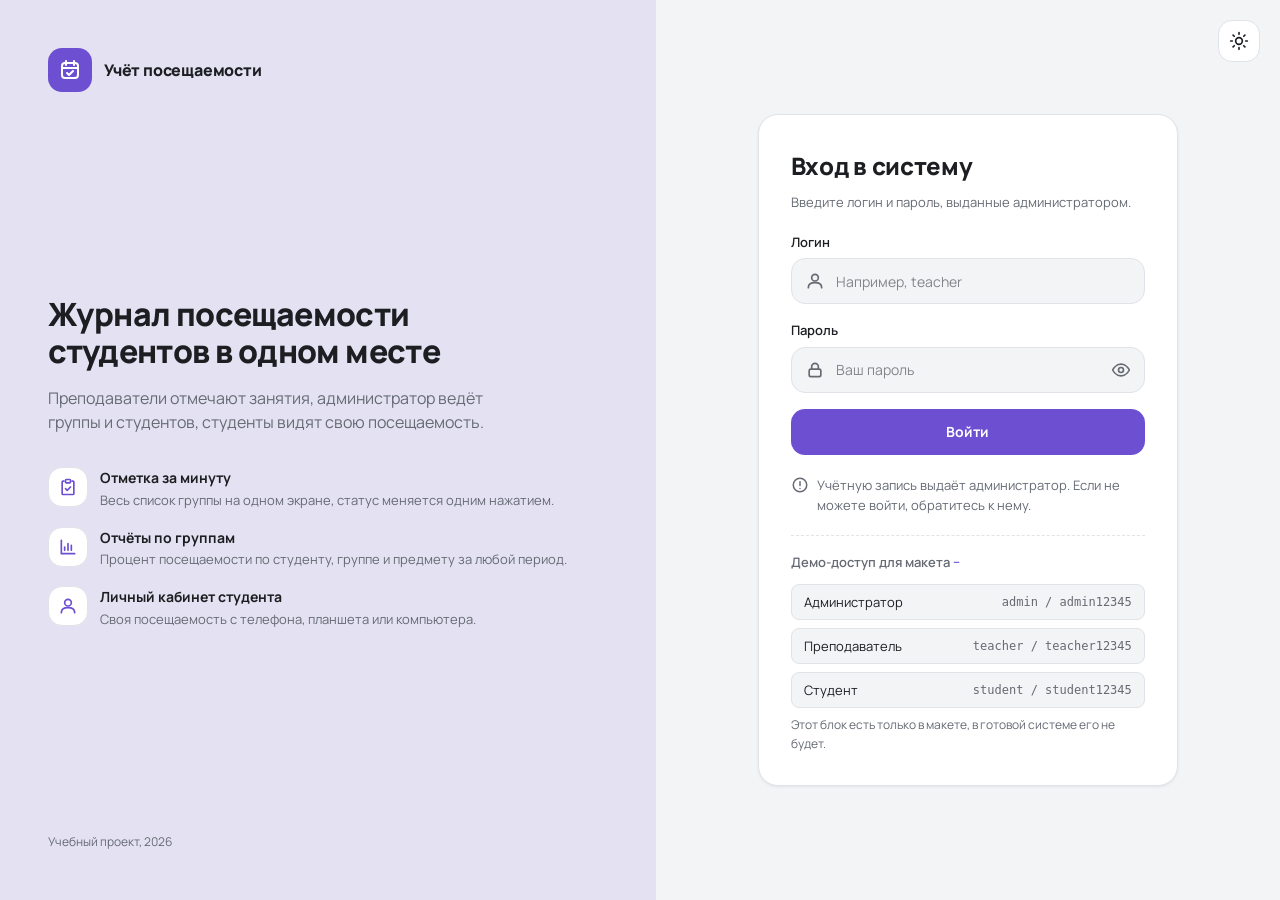
<file: mockups/01-login.html>
<!DOCTYPE html>
<html lang="ru">
<head>
<meta charset="UTF-8">
<meta name="viewport" content="width=device-width, initial-scale=1.0">
<title>Вход — учёт посещаемости</title>
<link rel="preconnect" href="https://fonts.googleapis.com">
<link rel="preconnect" href="https://fonts.gstatic.com" crossorigin>
<link href="https://fonts.googleapis.com/css2?family=Manrope:wght@400;500;600;700;800&display=swap" rel="stylesheet">
<style>
  /* Токены скопированы из !DESIGN_TOKENS.html (раздел 8). Новых значений здесь нет. */
  :root{
    --font:'Manrope',system-ui,-apple-system,"Segoe UI",sans-serif;
    --font-mono:ui-monospace,SFMono-Regular,Consolas,monospace;
    --fs-caption:12px; --fs-small:13px; --fs-body:14px; --fs-lead:16px;
    --fs-h3:20px; --fs-h2:24px; --fs-h1:32px;
    --r-sm:8px; --r:14px; --r-lg:20px; --r-pill:999px;
    --sp-1:4px; --sp-2:8px; --sp-3:12px; --sp-4:16px; --sp-5:20px;
    --sp-6:24px; --sp-8:32px; --sp-10:40px; --sp-12:48px;
    --row-pad:11px;
  }
  :root,[data-theme="light"]{
    --bg:#F3F4F6; --card:#FFFFFF; --text:#1C1E22; --muted:#656A73;
    --border:#E0E3E8; --hover:#EAECF0;
    --accent:#6D4FD1; --on-accent:#FFFFFF;
    --ok:#1F7A3F;   --ok-bg:#E2F2E7;
    --bad:#B3261E;  --bad-bg:#FBE7E5;
    --info:#0B6B74; --info-bg:#DDF1F2;
    --warn:#935C00; --warn-bg:#FBF0D4;
    --shadow:0 1px 3px rgba(20,20,20,.07);
  }
  [data-theme="dark"]{
    --bg:#16181B; --card:#1F2226; --text:#E6E2DC; --muted:#9A9CA0;
    --border:#2E3338; --hover:#272B30;
    --accent:#A78BFA; --on-accent:#150C2E;
    --ok:#7DD39A;   --ok-bg:#1E3A2A;
    --bad:#F28B82;  --bad-bg:#4A2624;
    --info:#6FD3E0; --info-bg:#1B3F46;
    --warn:#E6C15A; --warn-bg:#463A16;
    --shadow:none;
  }

  /* ---------- экран ---------- */
  *{margin:0;padding:0;box-sizing:border-box}
  html{-webkit-text-size-adjust:100%}
  body{font-family:var(--font);background:var(--bg);color:var(--text);font-size:var(--fs-body);line-height:1.55;min-height:100vh;min-height:100dvh;-webkit-font-smoothing:antialiased}
  svg.i{width:20px;height:20px;flex:none}
  button{font-family:inherit}

  .shell{min-height:100vh;min-height:100dvh;display:grid;grid-template-columns:minmax(0,1.05fr) minmax(0,1fr)}

  /* левая панель */
  .aside{position:relative;padding:var(--sp-12);display:flex;flex-direction:column;justify-content:space-between;gap:var(--sp-8);
         background:color-mix(in srgb,var(--accent) 11%,var(--bg));border-right:1px solid var(--border)}
  .brand{display:flex;align-items:center;gap:var(--sp-3)}
  .brand-mark{width:44px;height:44px;border-radius:var(--r);background:var(--accent);color:var(--on-accent);display:grid;place-items:center}
  .brand-mark svg{width:24px;height:24px}
  .brand-name{font-size:var(--fs-lead);font-weight:800;letter-spacing:-.2px}
  .aside-main h1{font-size:var(--fs-h1);font-weight:800;letter-spacing:-.6px;line-height:1.15;max-width:460px}
  .aside-main p{font-size:var(--fs-lead);color:var(--muted);margin-top:var(--sp-4);max-width:440px}
  .facts{list-style:none;margin-top:var(--sp-8);display:flex;flex-direction:column;gap:var(--sp-4)}
  .facts li{display:flex;align-items:flex-start;gap:var(--sp-3)}
  .fact-ic{width:40px;height:40px;border-radius:var(--r);background:var(--card);border:1px solid var(--border);color:var(--accent);display:grid;place-items:center;flex:none}
  .facts b{display:block;font-size:var(--fs-body);font-weight:700}
  .facts span.t{font-size:var(--fs-small);color:var(--muted)}
  .aside-foot{font-size:var(--fs-caption);color:var(--muted)}

  /* правая часть */
  .main{position:relative;display:flex;align-items:center;justify-content:center;padding:var(--sp-12) var(--sp-6)}
  .theme-btn{position:absolute;top:var(--sp-5);right:var(--sp-5);width:42px;height:42px;border-radius:var(--r);border:1px solid var(--border);background:var(--card);color:var(--text);display:grid;place-items:center;cursor:pointer}
  .theme-btn:hover{background:var(--hover)}
  .theme-btn .i-moon{display:none}
  [data-theme="dark"] .theme-btn .i-sun{display:none}
  [data-theme="dark"] .theme-btn .i-moon{display:block}
  :focus-visible{outline:2px solid var(--accent);outline-offset:2px}

  .card{width:100%;max-width:420px;background:var(--card);border:1px solid var(--border);border-radius:var(--r-lg);padding:var(--sp-8);box-shadow:var(--shadow)}
  .card h2{font-size:var(--fs-h2);font-weight:800;letter-spacing:-.3px}
  .card .sub{font-size:var(--fs-small);color:var(--muted);margin-top:var(--sp-2)}

  .alert{display:none;gap:var(--sp-3);align-items:flex-start;margin-top:var(--sp-5);padding:var(--sp-3) var(--sp-4);border-radius:var(--r);font-size:var(--fs-small);font-weight:600}
  .alert.show{display:flex}
  .alert svg{margin-top:1px;width:18px;height:18px}
  .alert.err{background:var(--bad-bg);color:var(--bad)}
  .alert.okk{background:var(--ok-bg);color:var(--ok)}

  form{margin-top:var(--sp-5);display:flex;flex-direction:column;gap:var(--sp-4)}
  .field label{display:block;font-size:var(--fs-small);font-weight:600;margin-bottom:6px}
  .input{position:relative}
  .input .lead{position:absolute;left:14px;top:50%;transform:translateY(-50%);color:var(--muted);pointer-events:none;display:flex}
  .input input{width:100%;font-family:inherit;font-size:var(--fs-body);color:var(--text);background:var(--bg);border:1px solid var(--border);border-radius:var(--r);padding:12px 44px 12px 44px;min-height:46px}
  .input input::placeholder{color:var(--muted);opacity:.8}
  .input input:hover{border-color:color-mix(in srgb,var(--muted) 45%,var(--border))}
  .input input:focus{outline:none;border-color:var(--accent);box-shadow:0 0 0 3px color-mix(in srgb,var(--accent) 22%,transparent)}
  .input input[aria-invalid="true"]{border-color:var(--bad)}
  .toggle-pw{position:absolute;right:6px;top:50%;transform:translateY(-50%);width:36px;height:36px;border:0;background:transparent;color:var(--muted);border-radius:var(--r-sm);cursor:pointer;display:grid;place-items:center}
  .toggle-pw:hover{background:var(--hover);color:var(--text)}
  .toggle-pw .i-eye-off{display:none}
  .toggle-pw[aria-pressed="true"] .i-eye{display:none}
  .toggle-pw[aria-pressed="true"] .i-eye-off{display:block}
  .field-err{display:none;font-size:var(--fs-caption);color:var(--bad);font-weight:600;margin-top:6px}
  .field-err.show{display:block}

  .btn{font-size:var(--fs-body);font-weight:700;padding:12px 16px;min-height:46px;border-radius:var(--r);border:1px solid transparent;cursor:pointer;display:flex;align-items:center;justify-content:center;gap:var(--sp-2);width:100%;background:var(--accent);color:var(--on-accent);transition:filter .15s}
  .btn:hover{filter:brightness(1.08)}
  .btn[disabled]{opacity:.7;cursor:progress;filter:none}
  .spinner{width:16px;height:16px;border:2px solid currentColor;border-right-color:transparent;border-radius:50%;animation:spin .7s linear infinite;display:none}
  .btn.loading .spinner{display:block}
  @keyframes spin{to{transform:rotate(360deg)}}
  @media (prefers-reduced-motion:reduce){.spinner{animation-duration:1.6s}}

  .hint{display:flex;gap:var(--sp-2);align-items:flex-start;margin-top:var(--sp-5);font-size:var(--fs-small);color:var(--muted)}
  .hint svg{width:18px;height:18px;margin-top:1px;color:var(--muted)}

  .done{display:none;margin-top:var(--sp-5)}
  .done.show{display:block}
  .done dl{margin-top:var(--sp-4);display:grid;grid-template-columns:auto 1fr;gap:6px var(--sp-4);font-size:var(--fs-small)}
  .done dt{color:var(--muted)}
  .done dd{font-weight:700}
  .btn-ghost{background:transparent;color:var(--text);border-color:var(--border);margin-top:var(--sp-5)}
  .btn-ghost:hover{background:var(--hover);filter:none}

  details.demo{margin-top:var(--sp-5);border-top:1px dashed var(--border);padding-top:var(--sp-4);font-size:var(--fs-small)}
  details.demo summary{cursor:pointer;color:var(--muted);font-weight:600;list-style:none}
  details.demo summary::-webkit-details-marker{display:none}
  details.demo summary::after{content:" +";color:var(--accent)}
  details.demo[open] summary::after{content:" −"}
  .demo-list{margin-top:var(--sp-3);display:flex;flex-direction:column;gap:var(--sp-2)}
  .demo-row{display:flex;justify-content:space-between;align-items:center;gap:var(--sp-3);padding:8px 12px;border:1px solid var(--border);border-radius:var(--r-sm);background:var(--bg);cursor:pointer;font-family:inherit;color:var(--text);width:100%;text-align:left;font-size:var(--fs-small)}
  .demo-row:hover{background:var(--hover)}
  .demo-row code{font-family:var(--font-mono);font-size:12px;color:var(--muted)}
  .demo-note{margin-top:var(--sp-2);font-size:var(--fs-caption);color:var(--muted)}

  /* ---------- адаптивность (desktop-first) ---------- */
  @media (max-width:1100px){
    .aside{padding:var(--sp-8)}
  }
  @media (max-width:900px){
    .shell{grid-template-columns:1fr;grid-template-rows:auto 1fr}
    .aside{padding:var(--sp-4) var(--sp-5);flex-direction:row;align-items:center;border-right:0;border-bottom:1px solid var(--border)}
    .aside-main,.aside-foot{display:none}
    .brand-mark{width:38px;height:38px}
    .main{padding:var(--sp-8) var(--sp-4) var(--sp-8);align-items:flex-start}
    .theme-btn{position:fixed;top:var(--sp-3);right:var(--sp-4);z-index:2}
  }
  @media (max-width:480px){
    .card{padding:var(--sp-5);border-radius:var(--r)}
    .main{padding-top:var(--sp-5)}
    .card h2{font-size:var(--fs-h3)}
    .demo-row{flex-direction:column;align-items:flex-start;gap:2px}
  }
</style>
</head>
<body>

<!-- Иконки: viewBox 24x24, линия 2 px, скруглённые концы, currentColor -->
<svg width="0" height="0" style="position:absolute" aria-hidden="true">
  <symbol id="i-brand" viewBox="0 0 24 24"><rect x="4" y="5" width="16" height="15" rx="3" fill="none" stroke="currentColor" stroke-width="2"/><path d="M4 10h16M8 3v4M16 3v4M9 15l2 2 4-4" fill="none" stroke="currentColor" stroke-width="2" stroke-linecap="round" stroke-linejoin="round"/></symbol>
  <symbol id="i-user" viewBox="0 0 24 24"><circle cx="12" cy="8" r="4" fill="none" stroke="currentColor" stroke-width="2"/><path d="M4 20c0-4 3.6-6 8-6s8 2 8 6" fill="none" stroke="currentColor" stroke-width="2" stroke-linecap="round"/></symbol>
  <symbol id="i-lock" viewBox="0 0 24 24"><rect x="5" y="11" width="14" height="9" rx="2" fill="none" stroke="currentColor" stroke-width="2"/><path d="M8 11V8a4 4 0 018 0v3" fill="none" stroke="currentColor" stroke-width="2" stroke-linecap="round"/></symbol>
  <symbol id="i-eye" viewBox="0 0 24 24"><path d="M2 12s3.5-7 10-7 10 7 10 7-3.5 7-10 7S2 12 2 12z" fill="none" stroke="currentColor" stroke-width="2" stroke-linejoin="round"/><circle cx="12" cy="12" r="3" fill="none" stroke="currentColor" stroke-width="2"/></symbol>
  <symbol id="i-eye-off" viewBox="0 0 24 24"><path d="M3 3l18 18M10.6 6.2A9.8 9.8 0 0112 6c6.5 0 10 6 10 6a17 17 0 01-3.2 3.9M6.5 7.6C3.8 9.4 2 12 2 12s3.5 6 10 6c1.5 0 2.8-.3 4-.8M9.9 9.9a3 3 0 004.2 4.2" fill="none" stroke="currentColor" stroke-width="2" stroke-linecap="round" stroke-linejoin="round"/></symbol>
  <symbol id="i-sun" viewBox="0 0 24 24"><circle cx="12" cy="12" r="4" fill="none" stroke="currentColor" stroke-width="2"/><path d="M12 2v2M12 20v2M2 12h2M20 12h2M4.9 4.9l1.4 1.4M17.7 17.7l1.4 1.4M4.9 19.1l1.4-1.4M17.7 6.3l1.4-1.4" fill="none" stroke="currentColor" stroke-width="2" stroke-linecap="round"/></symbol>
  <symbol id="i-moon" viewBox="0 0 24 24"><path d="M20 14.5A8 8 0 019.5 4a8 8 0 1010.5 10.5z" fill="none" stroke="currentColor" stroke-width="2" stroke-linejoin="round"/></symbol>
  <symbol id="i-alert" viewBox="0 0 24 24"><circle cx="12" cy="12" r="9" fill="none" stroke="currentColor" stroke-width="2"/><path d="M12 7.5v5M12 16.5h.01" fill="none" stroke="currentColor" stroke-width="2" stroke-linecap="round"/></symbol>
  <symbol id="i-clipboard" viewBox="0 0 24 24"><rect x="9" y="3" width="6" height="4" rx="1" fill="none" stroke="currentColor" stroke-width="2"/><path d="M7 5H6a1 1 0 00-1 1v14a1 1 0 001 1h12a1 1 0 001-1V6a1 1 0 00-1-1h-1M9 14l2 2 4-4" fill="none" stroke="currentColor" stroke-width="2" stroke-linecap="round" stroke-linejoin="round"/></symbol>
  <symbol id="i-chart" viewBox="0 0 24 24"><path d="M4 20V4M4 20h16M8 16v-4M12 16V8M16 16v-6" fill="none" stroke="currentColor" stroke-width="2" stroke-linecap="round" stroke-linejoin="round"/></symbol>
  <symbol id="i-check" viewBox="0 0 24 24"><path d="M5 12.5l4.5 4.5L19 7.5" fill="none" stroke="currentColor" stroke-width="2" stroke-linecap="round" stroke-linejoin="round"/></symbol>
</svg>

<div class="shell">

  <aside class="aside">
    <div class="brand">
      <div class="brand-mark"><svg><use href="#i-brand"/></svg></div>
      <div class="brand-name">Учёт посещаемости</div>
    </div>

    <div class="aside-main">
      <h1>Журнал посещаемости студентов в одном месте</h1>
      <p>Преподаватели отмечают занятия, администратор ведёт группы и студентов, студенты видят свою посещаемость.</p>
      <ul class="facts">
        <li><span class="fact-ic"><svg class="i"><use href="#i-clipboard"/></svg></span><div><b>Отметка за минуту</b><span class="t">Весь список группы на одном экране, статус меняется одним нажатием.</span></div></li>
        <li><span class="fact-ic"><svg class="i"><use href="#i-chart"/></svg></span><div><b>Отчёты по группам</b><span class="t">Процент посещаемости по студенту, группе и предмету за любой период.</span></div></li>
        <li><span class="fact-ic"><svg class="i"><use href="#i-user"/></svg></span><div><b>Личный кабинет студента</b><span class="t">Своя посещаемость с телефона, планшета или компьютера.</span></div></li>
      </ul>
    </div>

    <div class="aside-foot">Учебный проект, 2026</div>
  </aside>

  <main class="main">
    <button type="button" class="theme-btn" id="themeBtn" aria-label="Переключить тему">
      <svg class="i i-sun"><use href="#i-sun"/></svg>
      <svg class="i i-moon"><use href="#i-moon"/></svg>
    </button>

    <div class="card">
      <h2>Вход в систему</h2>
      <p class="sub">Введите логин и пароль, выданные администратором.</p>

      <div class="alert err" id="alertErr" role="alert"><svg class="i"><use href="#i-alert"/></svg><span id="alertErrText">Неверный логин или пароль</span></div>

      <form id="loginForm" novalidate>
        <div class="field">
          <label for="login">Логин</label>
          <div class="input">
            <span class="lead"><svg class="i"><use href="#i-user"/></svg></span>
            <input id="login" name="login" type="text" autocomplete="username" autocapitalize="none" spellcheck="false" placeholder="Например, teacher" aria-describedby="loginErr">
          </div>
          <div class="field-err" id="loginErr">Введите логин</div>
        </div>

        <div class="field">
          <label for="password">Пароль</label>
          <div class="input">
            <span class="lead"><svg class="i"><use href="#i-lock"/></svg></span>
            <input id="password" name="password" type="password" autocomplete="current-password" placeholder="Ваш пароль" aria-describedby="pwErr">
            <button type="button" class="toggle-pw" id="togglePw" aria-label="Показать пароль" aria-pressed="false">
              <svg class="i i-eye"><use href="#i-eye"/></svg>
              <svg class="i i-eye-off"><use href="#i-eye-off"/></svg>
            </button>
          </div>
          <div class="field-err" id="pwErr">Введите пароль</div>
        </div>

        <button type="submit" class="btn" id="submitBtn"><span class="spinner" aria-hidden="true"></span><span id="submitText">Войти</span></button>
      </form>

      <div class="hint"><svg class="i"><use href="#i-alert"/></svg><span>Учётную запись выдаёт администратор. Если не можете войти, обратитесь к нему.</span></div>

      <div class="done" id="done" aria-live="polite">
        <div class="alert okk show"><svg class="i"><use href="#i-check"/></svg><span>Вход выполнен</span></div>
        <dl>
          <dt>Пользователь</dt><dd id="doneName"></dd>
          <dt>Роль</dt><dd id="doneRole"></dd>
          <dt>Откроется</dt><dd id="doneScreen"></dd>
        </dl>
        <button type="button" class="btn btn-ghost" id="backBtn">Вернуться к форме</button>
      </div>

      <details class="demo" id="demo" open>
        <summary>Демо-доступ для макета</summary>
        <div class="demo-list">
          <button type="button" class="demo-row" data-l="admin" data-p="admin12345"><span>Администратор</span><code>admin / admin12345</code></button>
          <button type="button" class="demo-row" data-l="teacher" data-p="teacher12345"><span>Преподаватель</span><code>teacher / teacher12345</code></button>
          <button type="button" class="demo-row" data-l="student" data-p="student12345"><span>Студент</span><code>student / student12345</code></button>
        </div>
        <p class="demo-note">Этот блок есть только в макете, в готовой системе его не будет.</p>
      </details>
    </div>
  </main>
</div>

<script>
  /* ---------- тема ---------- */
  var THEME_KEY = 'ds-theme';
  function readSaved() { try { return localStorage.getItem(THEME_KEY); } catch (e) { return null; } }
  function saveTheme(t) { try { localStorage.setItem(THEME_KEY, t); } catch (e) {} }
  function systemTheme() { return window.matchMedia && window.matchMedia('(prefers-color-scheme: dark)').matches ? 'dark' : 'light'; }
  function applyTheme(t) { document.documentElement.setAttribute('data-theme', t); }
  applyTheme(readSaved() || systemTheme());
  document.getElementById('themeBtn').addEventListener('click', function () {
    var next = document.documentElement.getAttribute('data-theme') === 'dark' ? 'light' : 'dark';
    applyTheme(next); saveTheme(next);
  });

  /* ---------- форма ---------- */
  var USERS = {
    admin:   { password: 'admin12345',   name: 'Администратор',  role: 'Администратор', screen: 'Группы и студенты' },
    teacher: { password: 'teacher12345', name: 'Преподаватель',  role: 'Преподаватель', screen: 'Мои занятия' },
    student: { password: 'student12345', name: 'Студент',        role: 'Студент',       screen: 'Мой кабинет' }
  };

  var form = document.getElementById('loginForm');
  var loginEl = document.getElementById('login');
  var pwEl = document.getElementById('password');
  var loginErr = document.getElementById('loginErr');
  var pwErr = document.getElementById('pwErr');
  var alertErr = document.getElementById('alertErr');
  var submitBtn = document.getElementById('submitBtn');
  var submitText = document.getElementById('submitText');
  var done = document.getElementById('done');
  var hint = document.querySelector('.hint');
  var demo = document.getElementById('demo');

  function setInvalid(input, errEl, bad) {
    input.setAttribute('aria-invalid', bad ? 'true' : 'false');
    errEl.classList.toggle('show', bad);
  }
  function clearErrors() {
    setInvalid(loginEl, loginErr, false);
    setInvalid(pwEl, pwErr, false);
    alertErr.classList.remove('show');
  }

  document.getElementById('togglePw').addEventListener('click', function () {
    var shown = pwEl.type === 'text';
    pwEl.type = shown ? 'password' : 'text';
    this.setAttribute('aria-pressed', shown ? 'false' : 'true');
    this.setAttribute('aria-label', shown ? 'Показать пароль' : 'Скрыть пароль');
  });

  [loginEl, pwEl].forEach(function (el) {
    el.addEventListener('input', function () { clearErrors(); });
  });

  document.querySelectorAll('.demo-row').forEach(function (b) {
    b.addEventListener('click', function () {
      loginEl.value = b.getAttribute('data-l');
      pwEl.value = b.getAttribute('data-p');
      clearErrors();
      pwEl.focus();
    });
  });

  form.addEventListener('submit', function (e) {
    e.preventDefault();
    clearErrors();
    var l = loginEl.value.trim(), p = pwEl.value;
    var bad = false;
    if (!l) { setInvalid(loginEl, loginErr, true); bad = true; }
    if (!p) { setInvalid(pwEl, pwErr, true); bad = true; }
    if (bad) { (l ? pwEl : loginEl).focus(); return; }

    submitBtn.disabled = true; submitBtn.classList.add('loading'); submitText.textContent = 'Входим…';
    setTimeout(function () {
      submitBtn.disabled = false; submitBtn.classList.remove('loading'); submitText.textContent = 'Войти';
      var u = USERS[l.toLowerCase()];
      if (!u || u.password !== p) {
        /* одно общее сообщение, без уточнения, что именно неверно */
        alertErr.classList.add('show');
        setInvalid(loginEl, loginErr, false); loginEl.setAttribute('aria-invalid', 'true'); pwEl.setAttribute('aria-invalid', 'true');
        pwEl.select();
        return;
      }
      document.getElementById('doneName').textContent = u.name;
      document.getElementById('doneRole').textContent = u.role;
      document.getElementById('doneScreen').textContent = u.screen;
      form.style.display = 'none'; hint.style.display = 'none'; demo.style.display = 'none';
      done.classList.add('show');
    }, 700);
  });

  document.getElementById('backBtn').addEventListener('click', function () {
    done.classList.remove('show');
    form.style.display = ''; hint.style.display = ''; demo.style.display = '';
    pwEl.value = ''; loginEl.focus();
  });
</script>
</body>
</html>
</file>
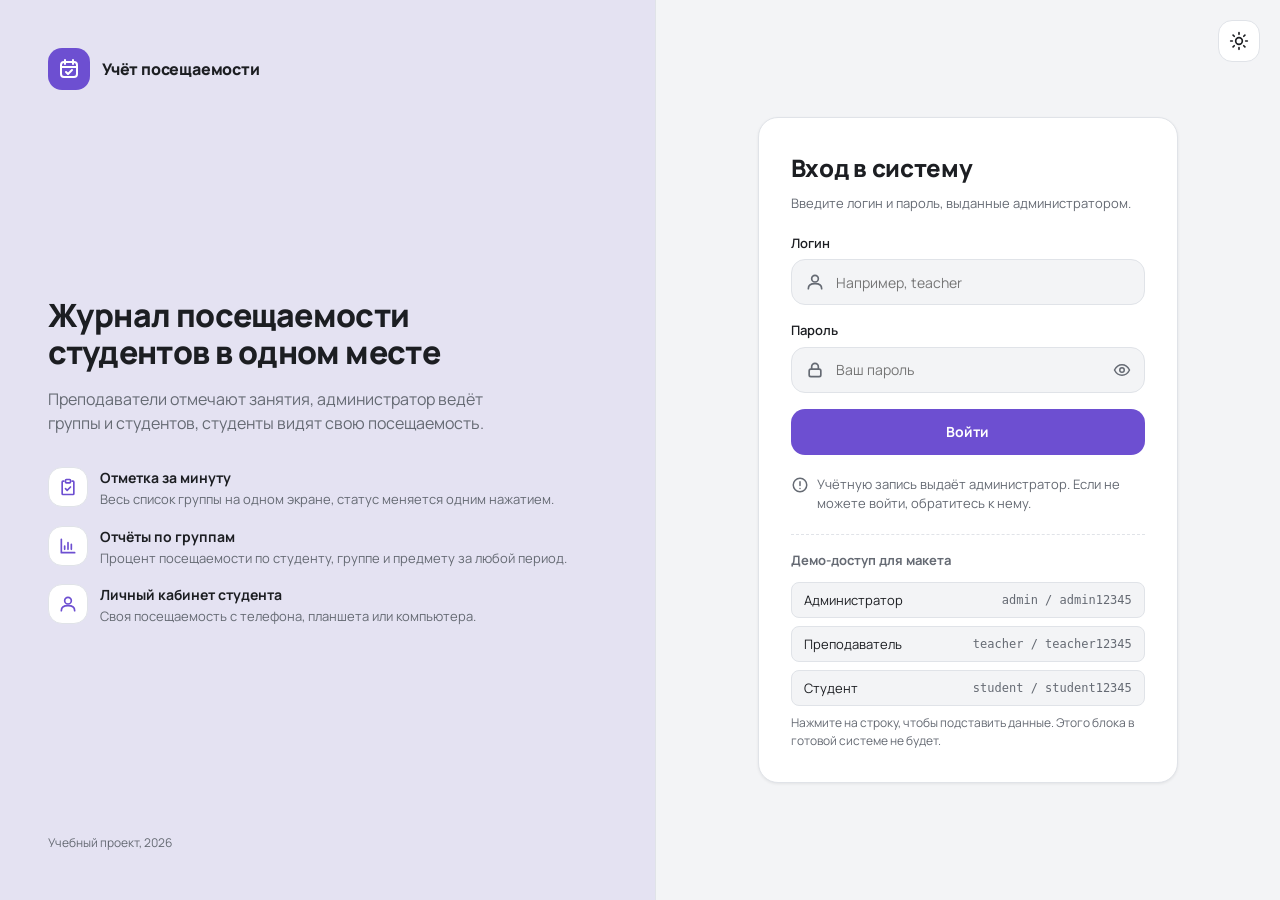
<file: mockups/02-prototype.html>
<!DOCTYPE html>
<html lang="ru">
<head>
<meta charset="UTF-8">
<meta name="viewport" content="width=device-width, initial-scale=1.0">
<title>Прототип — учёт посещаемости</title>
<link rel="preconnect" href="https://fonts.googleapis.com">
<link rel="preconnect" href="https://fonts.gstatic.com" crossorigin>
<link href="https://fonts.googleapis.com/css2?family=Manrope:wght@400;500;600;700;800&display=swap" rel="stylesheet">
<style>
  /* Токены скопированы из !DESIGN_TOKENS.html (раздел 8). Новых значений здесь нет. */
  :root{
    --font:'Manrope',system-ui,-apple-system,"Segoe UI",sans-serif;
    --font-mono:ui-monospace,SFMono-Regular,Consolas,monospace;
    --fs-caption:12px; --fs-small:13px; --fs-body:14px; --fs-lead:16px;
    --fs-h3:20px; --fs-h2:24px; --fs-h1:32px;
    --r-sm:8px; --r:14px; --r-lg:20px; --r-pill:999px;
    --sp-1:4px; --sp-2:8px; --sp-3:12px; --sp-4:16px; --sp-5:20px;
    --sp-6:24px; --sp-8:32px; --sp-10:40px; --sp-12:48px;
    --row-pad:11px;
  }
  :root,[data-theme="light"]{
    --bg:#F3F4F6; --card:#FFFFFF; --text:#1C1E22; --muted:#656A73;
    --border:#E0E3E8; --hover:#EAECF0;
    --accent:#6D4FD1; --on-accent:#FFFFFF;
    --ok:#1F7A3F;   --ok-bg:#E2F2E7;
    --bad:#B3261E;  --bad-bg:#FBE7E5;
    --info:#0B6B74; --info-bg:#DDF1F2;
    --warn:#935C00; --warn-bg:#FBF0D4;
    --shadow:0 1px 3px rgba(20,20,20,.07);
  }
  [data-theme="dark"]{
    --bg:#16181B; --card:#1F2226; --text:#E6E2DC; --muted:#9A9CA0;
    --border:#2E3338; --hover:#272B30;
    --accent:#A78BFA; --on-accent:#150C2E;
    --ok:#7DD39A;   --ok-bg:#1E3A2A;
    --bad:#F28B82;  --bad-bg:#4A2624;
    --info:#6FD3E0; --info-bg:#1B3F46;
    --warn:#E6C15A; --warn-bg:#463A16;
    --shadow:none;
  }

  /* ================= база ================= */
  *{margin:0;padding:0;box-sizing:border-box}
  html{-webkit-text-size-adjust:100%}
  body{font-family:var(--font);background:var(--bg);color:var(--text);font-size:var(--fs-body);line-height:1.5;min-height:100vh;min-height:100dvh;-webkit-font-smoothing:antialiased}
  button,input,select,textarea{font-family:inherit;font-size:inherit;color:inherit}
  svg.i{width:20px;height:20px;flex:none}
  svg.i.sm{width:16px;height:16px}
  :focus-visible{outline:2px solid var(--accent);outline-offset:2px}
  .muted{color:var(--muted)}
  .mono{font-family:var(--font-mono)}
  .sr{position:absolute;width:1px;height:1px;overflow:hidden;clip:rect(0 0 0 0)}

  /* ================= кнопки и поля ================= */
  .btn{display:inline-flex;align-items:center;justify-content:center;gap:var(--sp-2);font-weight:700;font-size:var(--fs-body);padding:10px 16px;min-height:42px;border-radius:var(--r);border:1px solid transparent;cursor:pointer;white-space:nowrap;transition:filter .15s,background .15s}
  .btn svg{width:18px;height:18px}
  .btn-primary{background:var(--accent);color:var(--on-accent)}
  .btn-primary:hover{filter:brightness(1.08)}
  .btn-ghost{background:var(--card);color:var(--text);border-color:var(--border)}
  .btn-ghost:hover{background:var(--hover)}
  .btn-danger{background:var(--bad);color:#fff}
  [data-theme="dark"] .btn-danger{color:#2A0E0B}
  .btn-danger:hover{filter:brightness(1.08)}
  .btn-sm{min-height:34px;padding:6px 12px;font-size:var(--fs-small);border-radius:var(--r-sm)}
  .btn[disabled]{opacity:.55;cursor:not-allowed;filter:none}
  .icon-btn{width:36px;height:36px;display:inline-grid;place-items:center;border-radius:var(--r-sm);border:1px solid transparent;background:transparent;color:var(--muted);cursor:pointer}
  .icon-btn:hover{background:var(--hover);color:var(--text)}
  .icon-btn.danger:hover{color:var(--bad);background:var(--bad-bg)}
  .icon-btn svg{width:18px;height:18px}

  .field{display:flex;flex-direction:column;gap:6px}
  .field > label,.field > .lbl{font-size:var(--fs-small);font-weight:600}
  .field .help{font-size:var(--fs-caption);color:var(--muted)}
  .field .err{font-size:var(--fs-caption);color:var(--bad);font-weight:600;display:none}
  .field.invalid .err{display:block}
  .field.invalid .ctl{border-color:var(--bad)}
  .ctl{width:100%;background:var(--bg);border:1px solid var(--border);border-radius:var(--r);padding:10px 14px;min-height:42px}
  .ctl:focus{outline:none;border-color:var(--accent);box-shadow:0 0 0 3px color-mix(in srgb,var(--accent) 22%,transparent)}
  select.ctl{appearance:none;background-image:linear-gradient(45deg,transparent 50%,var(--muted) 50%),linear-gradient(135deg,var(--muted) 50%,transparent 50%);background-position:calc(100% - 18px) 50%,calc(100% - 13px) 50%;background-size:5px 5px;background-repeat:no-repeat;padding-right:36px}
  .search{position:relative;min-width:0}
  .search svg{position:absolute;left:12px;top:50%;transform:translateY(-50%);color:var(--muted);width:18px;height:18px;pointer-events:none}
  .search .ctl{padding-left:38px}
  .check{display:flex;align-items:center;gap:var(--sp-2);font-size:var(--fs-small);font-weight:600;cursor:pointer}
  .check input{width:18px;height:18px;accent-color:var(--accent)}
  .form-grid{display:grid;grid-template-columns:1fr 1fr;gap:var(--sp-4)}
  .form-grid .full{grid-column:1/-1}

  /* ================= бейджи ================= */
  .chip{display:inline-flex;align-items:center;gap:6px;font-size:12.5px;font-weight:700;padding:4px 10px 4px 8px;border-radius:var(--r-pill);white-space:nowrap}
  .chip svg{width:14px;height:14px}
  .chip.present{color:var(--ok);background:var(--ok-bg)}
  .chip.absent{color:var(--bad);background:var(--bad-bg)}
  .chip.excused{color:var(--info);background:var(--info-bg)}
  .chip.late{color:var(--warn);background:var(--warn-bg)}
  .chip.neutral{color:var(--muted);background:var(--hover)}
  .chip.accent{color:var(--accent);background:color-mix(in srgb,var(--accent) 14%,transparent)}

  /* ================= вход ================= */
  .login{min-height:100vh;min-height:100dvh;display:grid;grid-template-columns:minmax(0,1.05fr) minmax(0,1fr)}
  .l-aside{padding:var(--sp-12);display:flex;flex-direction:column;justify-content:space-between;gap:var(--sp-8);background:color-mix(in srgb,var(--accent) 11%,var(--bg));border-right:1px solid var(--border)}
  .brand{display:flex;align-items:center;gap:var(--sp-3);min-width:0}
  .brand-mark{width:42px;height:42px;border-radius:var(--r);background:var(--accent);color:var(--on-accent);display:grid;place-items:center;flex:none}
  .brand-mark svg{width:24px;height:24px}
  .brand-name{font-size:var(--fs-lead);font-weight:800;letter-spacing:-.2px;white-space:nowrap}
  .l-main h1{font-size:var(--fs-h1);font-weight:800;letter-spacing:-.6px;line-height:1.15;max-width:460px}
  .l-main p{font-size:var(--fs-lead);color:var(--muted);margin-top:var(--sp-4);max-width:440px}
  .facts{list-style:none;margin-top:var(--sp-8);display:flex;flex-direction:column;gap:var(--sp-4)}
  .facts li{display:flex;gap:var(--sp-3);align-items:flex-start}
  .fact-ic{width:40px;height:40px;border-radius:var(--r);background:var(--card);border:1px solid var(--border);color:var(--accent);display:grid;place-items:center;flex:none}
  .facts b{display:block}
  .facts .t{font-size:var(--fs-small);color:var(--muted)}
  .l-foot{font-size:var(--fs-caption);color:var(--muted)}
  .l-right{position:relative;display:flex;align-items:center;justify-content:center;padding:var(--sp-12) var(--sp-6)}
  .l-card{width:100%;max-width:420px;background:var(--card);border:1px solid var(--border);border-radius:var(--r-lg);padding:var(--sp-8);box-shadow:var(--shadow)}
  .l-card h2{font-size:var(--fs-h2);font-weight:800;letter-spacing:-.3px}
  .l-card .sub{font-size:var(--fs-small);color:var(--muted);margin-top:var(--sp-2)}
  .l-form{display:flex;flex-direction:column;gap:var(--sp-4);margin-top:var(--sp-5)}
  .with-ic{position:relative}
  .with-ic > svg{position:absolute;left:14px;top:50%;transform:translateY(-50%);color:var(--muted);width:20px;height:20px;pointer-events:none}
  .with-ic .ctl{padding-left:44px;padding-right:44px;min-height:46px}
  .with-ic .icon-btn{position:absolute;right:5px;top:50%;transform:translateY(-50%)}
  .alert{display:flex;gap:var(--sp-3);align-items:flex-start;padding:var(--sp-3) var(--sp-4);border-radius:var(--r);font-size:var(--fs-small);font-weight:600}
  .alert svg{width:18px;height:18px;margin-top:1px}
  .alert.err{background:var(--bad-bg);color:var(--bad)}
  .alert.ok{background:var(--ok-bg);color:var(--ok)}
  .alert.info{background:var(--info-bg);color:var(--info)}
  .alert.warn{background:var(--warn-bg);color:var(--warn)}
  .hint{display:flex;gap:var(--sp-2);margin-top:var(--sp-5);font-size:var(--fs-small);color:var(--muted)}
  .hint svg{width:18px;height:18px;margin-top:1px}
  .demo{margin-top:var(--sp-5);border-top:1px dashed var(--border);padding-top:var(--sp-4)}
  .demo-title{font-size:var(--fs-small);font-weight:700;color:var(--muted);margin-bottom:var(--sp-3)}
  .demo-row{display:flex;justify-content:space-between;align-items:center;gap:var(--sp-3);width:100%;padding:8px 12px;margin-bottom:var(--sp-2);border:1px solid var(--border);border-radius:var(--r-sm);background:var(--bg);cursor:pointer;text-align:left;font-size:var(--fs-small)}
  .demo-row:hover{background:var(--hover)}
  .demo-row code{font-family:var(--font-mono);font-size:12px;color:var(--muted)}
  .theme-fab{position:absolute;top:var(--sp-5);right:var(--sp-5)}
  .theme-btn{width:42px;height:42px;border-radius:var(--r);border:1px solid var(--border);background:var(--card);color:var(--text);display:grid;place-items:center;cursor:pointer}
  .theme-btn:hover{background:var(--hover)}
  svg.i-moon{display:none}
  [data-theme="dark"] svg.i-sun{display:none}
  [data-theme="dark"] svg.i-moon{display:block}

  /* ================= оболочка приложения ================= */
  .app{display:grid;grid-template-columns:252px minmax(0,1fr);min-height:100vh;min-height:100dvh}
  .side{position:sticky;top:0;height:100vh;height:100dvh;background:var(--card);border-right:1px solid var(--border);display:flex;flex-direction:column;padding:var(--sp-5) var(--sp-4);gap:var(--sp-6);z-index:30}
  .side .brand{padding:0 var(--sp-2)}
  .nav{display:flex;flex-direction:column;gap:2px;flex:1;overflow-y:auto}
  .nav-sec{font-size:11px;font-weight:700;letter-spacing:1px;text-transform:uppercase;color:var(--muted);padding:var(--sp-3) var(--sp-3) var(--sp-2)}
  .nav a{display:flex;align-items:center;gap:var(--sp-3);padding:10px 12px;border-radius:var(--r);color:var(--muted);text-decoration:none;font-weight:600;cursor:pointer}
  .nav a:hover{background:var(--hover);color:var(--text)}
  .nav a.active{background:color-mix(in srgb,var(--accent) 13%,transparent);color:var(--accent);font-weight:700}
  .side-foot{display:flex;flex-direction:column;gap:var(--sp-3);border-top:1px solid var(--border);padding-top:var(--sp-4)}
  .me{display:flex;align-items:center;gap:var(--sp-3);padding:0 var(--sp-2);min-width:0}
  .avatar{width:36px;height:36px;border-radius:50%;background:color-mix(in srgb,var(--accent) 16%,transparent);color:var(--accent);display:grid;place-items:center;font-weight:800;font-size:13px;flex:none}
  .me-text{min-width:0}
  .me-name{font-weight:700;font-size:var(--fs-small);white-space:nowrap;overflow:hidden;text-overflow:ellipsis}
  .me-role{font-size:var(--fs-caption);color:var(--muted)}
  .side-actions{display:flex;gap:var(--sp-2);padding:0 var(--sp-2)}
  .side-actions .btn{flex:1}

  .content{min-width:0;padding:var(--sp-8) var(--sp-8) var(--sp-12)}
  .topbar{display:flex;align-items:flex-start;justify-content:space-between;gap:var(--sp-4);flex-wrap:wrap;margin-bottom:var(--sp-6)}
  .topbar h1{font-size:var(--fs-h2);font-weight:800;letter-spacing:-.3px;line-height:1.2}
  .topbar .sub{font-size:var(--fs-small);color:var(--muted);margin-top:4px}
  .topbar-left{display:flex;align-items:flex-start;gap:var(--sp-3);min-width:0}
  .menu-btn{display:none}
  .actions{display:flex;gap:var(--sp-2);flex-wrap:wrap}
  .back{display:inline-flex;align-items:center;gap:6px;font-size:var(--fs-small);font-weight:700;color:var(--muted);text-decoration:none;margin-bottom:var(--sp-3);cursor:pointer;background:none;border:0}
  .back:hover{color:var(--accent)}
  .overlay{display:none}

  /* ================= блоки ================= */
  .card{background:var(--card);border:1px solid var(--border);border-radius:var(--r-lg);box-shadow:var(--shadow)}
  .card-pad{padding:var(--sp-5)}
  .card-head{display:flex;justify-content:space-between;align-items:center;gap:var(--sp-3);flex-wrap:wrap;padding:var(--sp-4) var(--sp-5);border-bottom:1px solid var(--border)}
  .card-head h2,.card-head h3{font-size:var(--fs-lead);font-weight:800}
  .stack{display:flex;flex-direction:column;gap:var(--sp-5)}
  .kpis{display:grid;grid-template-columns:repeat(4,minmax(0,1fr));gap:var(--sp-4)}
  .kpi{padding:var(--sp-4) var(--sp-5)}
  .kpi .v{font-size:28px;font-weight:800;letter-spacing:-.5px;line-height:1.2}
  .kpi .v.accent{color:var(--accent)}
  .kpi .l{font-size:var(--fs-small);color:var(--muted)}
  .toolbar{display:flex;gap:var(--sp-3);flex-wrap:wrap;align-items:flex-end;padding:var(--sp-4) var(--sp-5);border-bottom:1px solid var(--border)}
  .toolbar .grow{flex:1;min-width:200px}
  .toolbar .field{min-width:160px}

  .split{display:grid;grid-template-columns:300px minmax(0,1fr);gap:var(--sp-5);align-items:start}
  .glist{list-style:none;padding:var(--sp-2)}
  .glist button{width:100%;display:flex;align-items:center;justify-content:space-between;gap:var(--sp-3);padding:10px 12px;border-radius:var(--r);border:0;background:transparent;cursor:pointer;text-align:left}
  .glist button:hover{background:var(--hover)}
  .glist button.active{background:color-mix(in srgb,var(--accent) 13%,transparent)}
  .glist button.active .gname{color:var(--accent)}
  .gname{font-weight:700}
  .gmeta{font-size:var(--fs-caption);color:var(--muted)}

  .tabs{display:flex;gap:var(--sp-1);background:var(--card);border:1px solid var(--border);border-radius:var(--r);padding:4px;width:max-content;max-width:100%;overflow-x:auto;margin-bottom:var(--sp-5)}
  .tabs button{border:0;background:transparent;padding:8px 16px;border-radius:calc(var(--r) - 4px);font-weight:700;color:var(--muted);cursor:pointer;white-space:nowrap}
  .tabs button.active{background:var(--accent);color:var(--on-accent)}

  .acards{display:grid;grid-template-columns:repeat(auto-fill,minmax(220px,1fr));gap:var(--sp-4)}
  .acard{padding:var(--sp-4) var(--sp-5);text-align:left;cursor:pointer;border:1px solid var(--border);background:var(--card);border-radius:var(--r-lg);box-shadow:var(--shadow)}
  .acard:hover{border-color:var(--accent)}
  .acard.active{border-color:var(--accent);box-shadow:0 0 0 3px color-mix(in srgb,var(--accent) 18%,transparent)}
  .acard .g{font-weight:800;font-size:var(--fs-lead)}
  .acard .s{font-size:var(--fs-small);color:var(--muted)}
  .acard .row{display:flex;justify-content:space-between;align-items:baseline;margin-top:var(--sp-3)}
  .acard .pct{font-size:22px;font-weight:800;color:var(--accent)}

  /* таблицы */
  .tbl-wrap{overflow-x:auto}
  table.t{width:100%;border-collapse:collapse}
  table.t th{text-align:left;font-size:11.5px;font-weight:700;letter-spacing:.5px;text-transform:uppercase;color:var(--muted);padding:10px var(--sp-4);border-bottom:1px solid var(--border);white-space:nowrap}
  table.t td{padding:var(--row-pad) var(--sp-4);border-bottom:1px solid var(--border);vertical-align:middle}
  table.t tr:last-child td{border-bottom:none}
  table.t tbody tr.click{cursor:pointer}
  table.t tbody tr.click:hover td{background:var(--hover)}
  table.t td.num,table.t th.num{text-align:right;white-space:nowrap}
  table.t td.act{text-align:right;white-space:nowrap;width:1%}
  .cell-main{font-weight:700}
  .cell-sub{font-size:var(--fs-caption);color:var(--muted)}
  .bar{display:flex;align-items:center;gap:var(--sp-2);justify-content:flex-end}
  .bar-track{width:90px;height:6px;border-radius:99px;background:var(--hover);overflow:hidden}
  .bar-fill{height:100%;border-radius:99px;background:var(--accent)}
  .bar b{min-width:42px;text-align:right}
  .empty{padding:var(--sp-10) var(--sp-5);text-align:center;color:var(--muted)}
  .empty svg{width:36px;height:36px;margin-bottom:var(--sp-2);color:var(--muted)}
  .empty b{display:block;color:var(--text);margin-bottom:4px}

  /* отметка посещаемости */
  .mark-head{display:flex;justify-content:space-between;gap:var(--sp-4);flex-wrap:wrap;align-items:center;padding:var(--sp-4) var(--sp-5);border-bottom:1px solid var(--border)}
  .counters{display:flex;gap:var(--sp-2);flex-wrap:wrap}
  .mrow{display:grid;grid-template-columns:32px minmax(0,1fr) auto;gap:var(--sp-3);align-items:center;padding:10px var(--sp-5);border-bottom:1px solid var(--border)}
  .mrow:last-child{border-bottom:0}
  .mrow .n{color:var(--muted);font-size:var(--fs-small);text-align:right}
  .mrow .nm{font-weight:700;min-width:0}
  .seg{display:inline-flex;gap:4px;background:var(--bg);border:1px solid var(--border);border-radius:var(--r);padding:3px}
  .seg button{display:inline-flex;align-items:center;gap:6px;border:0;background:transparent;padding:6px 10px;border-radius:calc(var(--r) - 4px);font-size:12.5px;font-weight:700;color:var(--muted);cursor:pointer;white-space:nowrap}
  .seg button svg{width:14px;height:14px}
  .seg button:hover{background:var(--hover)}
  .seg button.on.present{background:var(--ok-bg);color:var(--ok)}
  .seg button.on.absent{background:var(--bad-bg);color:var(--bad)}
  .seg button.on.excused{background:var(--info-bg);color:var(--info)}
  .seg button.on.late{background:var(--warn-bg);color:var(--warn)}
  .sticky-save{position:sticky;bottom:0;display:flex;justify-content:space-between;align-items:center;gap:var(--sp-3);flex-wrap:wrap;padding:var(--sp-4) var(--sp-5);background:var(--card);border-top:1px solid var(--border);border-radius:0 0 var(--r-lg) var(--r-lg)}

  /* кабинет студента */
  .hello{padding:var(--sp-6);display:flex;justify-content:space-between;gap:var(--sp-5);flex-wrap:wrap;align-items:center;background:color-mix(in srgb,var(--accent) 9%,var(--card))}
  .hello h2{font-size:var(--fs-h3);font-weight:800}
  .big-pct{font-size:44px;font-weight:800;color:var(--accent);letter-spacing:-1px;line-height:1}
  .subj-grid{display:grid;grid-template-columns:repeat(auto-fill,minmax(240px,1fr));gap:var(--sp-4)}
  .subj{padding:var(--sp-4) var(--sp-5)}
  .subj .h{display:flex;justify-content:space-between;align-items:baseline;gap:var(--sp-3)}
  .subj .nm{font-weight:800}
  .subj .pc{font-size:22px;font-weight:800;color:var(--accent)}
  .subj .bar-track{width:100%;margin:var(--sp-3) 0}
  .subj .cnt{display:flex;gap:var(--sp-3);flex-wrap:wrap;font-size:var(--fs-caption);color:var(--muted)}

  /* модальные окна */
  .modal-bg{position:fixed;inset:0;background:rgba(10,10,14,.48);display:flex;align-items:center;justify-content:center;padding:var(--sp-4);z-index:100}
  .modal{width:100%;max-width:520px;max-height:calc(100dvh - 32px);overflow-y:auto;background:var(--card);border:1px solid var(--border);border-radius:var(--r-lg);box-shadow:0 20px 60px rgba(0,0,0,.25)}
  .modal.wide{max-width:760px}
  .modal-head{display:flex;justify-content:space-between;align-items:center;gap:var(--sp-3);padding:var(--sp-5) var(--sp-5) 0}
  .modal-head h3{font-size:var(--fs-h3);font-weight:800}
  .modal-body{padding:var(--sp-5);display:flex;flex-direction:column;gap:var(--sp-4)}
  .modal-foot{display:flex;justify-content:flex-end;gap:var(--sp-2);padding:0 var(--sp-5) var(--sp-5);flex-wrap:wrap}
  .secret{display:flex;justify-content:space-between;align-items:center;gap:var(--sp-3);padding:var(--sp-3) var(--sp-4);background:var(--bg);border:1px dashed var(--border);border-radius:var(--r);font-family:var(--font-mono);font-size:var(--fs-lead);font-weight:700}

  /* уведомления */
  .toasts{position:fixed;right:var(--sp-5);bottom:var(--sp-5);display:flex;flex-direction:column;gap:var(--sp-2);z-index:200}
  .toast{display:flex;gap:var(--sp-3);align-items:center;padding:12px 16px;background:var(--text);color:var(--bg);border-radius:var(--r);font-weight:600;font-size:var(--fs-small);box-shadow:0 10px 30px rgba(0,0,0,.2);animation:tin .2s ease-out}
  .toast svg{width:18px;height:18px}
  @keyframes tin{from{transform:translateY(8px);opacity:0}to{transform:none;opacity:1}}
  @media (prefers-reduced-motion:reduce){.toast{animation:none}}

  /* ================= адаптивность (desktop-first) ================= */
  @media (max-width:1100px){
    .app{grid-template-columns:76px minmax(0,1fr)}
    .side{padding:var(--sp-5) var(--sp-3);align-items:center}
    .side .brand-name,.nav a span,.nav-sec,.me-text,.side-actions .btn span{display:none}
    .nav a{justify-content:center;padding:12px}
    .me{padding:0}
    .side-actions{flex-direction:column;padding:0}
    .side-actions .btn{padding:8px;min-height:38px}
    .content{padding:var(--sp-6)}
    .kpis{grid-template-columns:repeat(2,minmax(0,1fr))}
    .split{grid-template-columns:240px minmax(0,1fr)}
  }
  @media (max-width:900px){
    .login{grid-template-columns:1fr;grid-template-rows:auto 1fr}
    .l-aside{padding:var(--sp-4) var(--sp-5);flex-direction:row;align-items:center;border-right:0;border-bottom:1px solid var(--border)}
    .l-main,.l-foot{display:none}
    .l-right{padding:var(--sp-6) var(--sp-4);align-items:flex-start}
    .theme-fab{position:fixed;top:var(--sp-3);right:var(--sp-4);z-index:5}

    .app{grid-template-columns:1fr}
    .side{position:fixed;left:0;top:0;width:272px;transform:translateX(-100%);transition:transform .2s;align-items:stretch;padding:var(--sp-5) var(--sp-4)}
    .app.nav-open .side{transform:none}
    .side .brand-name,.nav a span,.nav-sec,.me-text,.side-actions .btn span{display:revert}
    .nav a{justify-content:flex-start;padding:10px 12px}
    .me{padding:0 var(--sp-2)}
    .side-actions{flex-direction:row;padding:0 var(--sp-2)}
    .app.nav-open .overlay{display:block;position:fixed;inset:0;background:rgba(10,10,14,.4);z-index:20}
    .menu-btn{display:inline-grid;border:1px solid var(--border);background:var(--card)}
    .split{grid-template-columns:1fr}
    .content{padding:var(--sp-5) var(--sp-4) var(--sp-10)}
  }
  @media (max-width:768px){
    table.t.resp thead{display:none}
    table.t.resp,table.t.resp tbody,table.t.resp tr,table.t.resp td{display:block;width:100%}
    table.t.resp tr{padding:var(--sp-3) var(--sp-4);border-bottom:1px solid var(--border)}
    table.t.resp tr:last-child{border-bottom:0}
    table.t.resp td{border:0;padding:4px 0;display:flex;justify-content:space-between;align-items:center;gap:var(--sp-3);text-align:right}
    table.t.resp td::before{content:attr(data-label);font-size:var(--fs-caption);font-weight:700;color:var(--muted);text-transform:uppercase;letter-spacing:.4px;text-align:left}
    table.t.resp td.act{width:100%;justify-content:flex-end}
    table.t.resp td.act::before{content:none}
    table.t.resp td[data-label=""]::before{content:none}
    .form-grid{grid-template-columns:1fr}
    .mrow{grid-template-columns:minmax(0,1fr);gap:var(--sp-2)}
    .mrow .n{display:none}
    .seg{width:100%;display:grid;grid-template-columns:repeat(4,1fr)}
    .seg button{justify-content:center;padding:8px 4px}
    .seg button span{display:none}
    .toasts{left:var(--sp-4);right:var(--sp-4)}
    .sticky-save #dirtyNote{display:none}
    .sticky-save .actions{width:100%;flex-wrap:nowrap}
    .sticky-save .actions .btn{flex:1}
    .mark-head .actions{width:100%}
    .mark-head .actions .btn{flex:1}
  }
  @media (max-width:480px){
    .kpis{grid-template-columns:1fr 1fr;gap:var(--sp-3)}
    .kpi{padding:var(--sp-3) var(--sp-4)}
    .kpi .v{font-size:22px}
    .l-card{padding:var(--sp-5)}
    .topbar h1{font-size:var(--fs-h3)}
    .big-pct{font-size:36px}
    .demo-row{flex-direction:column;align-items:flex-start;gap:2px}
    .hello > div:last-child{text-align:left!important}
  }
</style>
</head>
<body>

<!-- Иконки: viewBox 24x24, линия 2 px, скруглённые концы, currentColor -->
<svg width="0" height="0" style="position:absolute" aria-hidden="true">
  <symbol id="i-present" viewBox="0 0 24 24"><path d="M5 12.5l4.5 4.5L19 7.5" fill="none" stroke="currentColor" stroke-width="2" stroke-linecap="round" stroke-linejoin="round"/></symbol>
  <symbol id="i-absent" viewBox="0 0 24 24"><path d="M6 6l12 12M18 6L6 18" fill="none" stroke="currentColor" stroke-width="2" stroke-linecap="round"/></symbol>
  <symbol id="i-excused" viewBox="0 0 24 24"><path d="M7 3.5h7l4 4V20a.5.5 0 01-.5.5h-10.5a.5.5 0 01-.5-.5V4a.5.5 0 01.5-.5z M14 3.5V8h4 M9.5 13h5 M9.5 16.5h5" fill="none" stroke="currentColor" stroke-width="2" stroke-linecap="round" stroke-linejoin="round"/></symbol>
  <symbol id="i-late" viewBox="0 0 24 24"><circle cx="12" cy="12" r="8.5" fill="none" stroke="currentColor" stroke-width="2"/><path d="M12 7.5V12l3 2" fill="none" stroke="currentColor" stroke-width="2" stroke-linecap="round" stroke-linejoin="round"/></symbol>
  <symbol id="i-save" viewBox="0 0 24 24"><path d="M5 4h11l3 3v13H5z M8 4v5h7V4 M8 20v-6h8v6" fill="none" stroke="currentColor" stroke-width="2" stroke-linejoin="round"/></symbol>
  <symbol id="i-brand" viewBox="0 0 24 24"><rect x="4" y="5" width="16" height="15" rx="3" fill="none" stroke="currentColor" stroke-width="2"/><path d="M4 10h16M8 3v4M16 3v4M9 15l2 2 4-4" fill="none" stroke="currentColor" stroke-width="2" stroke-linecap="round" stroke-linejoin="round"/></symbol>
  <symbol id="i-user" viewBox="0 0 24 24"><circle cx="12" cy="8" r="4" fill="none" stroke="currentColor" stroke-width="2"/><path d="M4 20c0-4 3.6-6 8-6s8 2 8 6" fill="none" stroke="currentColor" stroke-width="2" stroke-linecap="round"/></symbol>
  <symbol id="i-lock" viewBox="0 0 24 24"><rect x="5" y="11" width="14" height="9" rx="2" fill="none" stroke="currentColor" stroke-width="2"/><path d="M8 11V8a4 4 0 018 0v3" fill="none" stroke="currentColor" stroke-width="2" stroke-linecap="round"/></symbol>
  <symbol id="i-eye" viewBox="0 0 24 24"><path d="M2 12s3.5-7 10-7 10 7 10 7-3.5 7-10 7S2 12 2 12z" fill="none" stroke="currentColor" stroke-width="2" stroke-linejoin="round"/><circle cx="12" cy="12" r="3" fill="none" stroke="currentColor" stroke-width="2"/></symbol>
  <symbol id="i-sun" viewBox="0 0 24 24"><circle cx="12" cy="12" r="4" fill="none" stroke="currentColor" stroke-width="2"/><path d="M12 2v2M12 20v2M2 12h2M20 12h2M4.9 4.9l1.4 1.4M17.7 17.7l1.4 1.4M4.9 19.1l1.4-1.4M17.7 6.3l1.4-1.4" fill="none" stroke="currentColor" stroke-width="2" stroke-linecap="round"/></symbol>
  <symbol id="i-moon" viewBox="0 0 24 24"><path d="M20 14.5A8 8 0 019.5 4a8 8 0 1010.5 10.5z" fill="none" stroke="currentColor" stroke-width="2" stroke-linejoin="round"/></symbol>
  <symbol id="i-alert" viewBox="0 0 24 24"><circle cx="12" cy="12" r="9" fill="none" stroke="currentColor" stroke-width="2"/><path d="M12 7.5v5M12 16.5h.01" fill="none" stroke="currentColor" stroke-width="2" stroke-linecap="round"/></symbol>
  <symbol id="i-clipboard" viewBox="0 0 24 24"><rect x="9" y="3" width="6" height="4" rx="1" fill="none" stroke="currentColor" stroke-width="2"/><path d="M7 5H6a1 1 0 00-1 1v14a1 1 0 001 1h12a1 1 0 001-1V6a1 1 0 00-1-1h-1M9 14l2 2 4-4" fill="none" stroke="currentColor" stroke-width="2" stroke-linecap="round" stroke-linejoin="round"/></symbol>
  <symbol id="i-chart" viewBox="0 0 24 24"><path d="M4 20V4M4 20h16M8 16v-4M12 16V8M16 16v-6" fill="none" stroke="currentColor" stroke-width="2" stroke-linecap="round" stroke-linejoin="round"/></symbol>
  <symbol id="i-check" viewBox="0 0 24 24"><path d="M5 12.5l4.5 4.5L19 7.5" fill="none" stroke="currentColor" stroke-width="2" stroke-linecap="round" stroke-linejoin="round"/></symbol>
  <symbol id="i-users" viewBox="0 0 24 24"><circle cx="9" cy="8" r="3.5" fill="none" stroke="currentColor" stroke-width="2"/><path d="M2.5 20c0-3.6 2.9-5.5 6.5-5.5s6.5 1.9 6.5 5.5M16 4.8a3.5 3.5 0 010 6.4M18 14.8c2.2.6 3.5 2.4 3.5 5.2" fill="none" stroke="currentColor" stroke-width="2" stroke-linecap="round"/></symbol>
  <symbol id="i-book" viewBox="0 0 24 24"><path d="M4 5.5A1.5 1.5 0 015.5 4H19v14H5.5A1.5 1.5 0 004 19.5zM4 19.5A1.5 1.5 0 005.5 21H19M8 8h7" fill="none" stroke="currentColor" stroke-width="2" stroke-linecap="round" stroke-linejoin="round"/></symbol>
  <symbol id="i-shield" viewBox="0 0 24 24"><path d="M12 3l7 3v5.5c0 4.3-3 8-7 9.5-4-1.5-7-5.2-7-9.5V6z" fill="none" stroke="currentColor" stroke-width="2" stroke-linejoin="round"/><path d="M9 12l2 2 4-4" fill="none" stroke="currentColor" stroke-width="2" stroke-linecap="round" stroke-linejoin="round"/></symbol>
  <symbol id="i-calendar" viewBox="0 0 24 24"><rect x="4" y="5" width="16" height="15" rx="3" fill="none" stroke="currentColor" stroke-width="2"/><path d="M4 10h16M8 3v4M16 3v4" fill="none" stroke="currentColor" stroke-width="2" stroke-linecap="round"/></symbol>
  <symbol id="i-home" viewBox="0 0 24 24"><path d="M4 11l8-7 8 7v8a1 1 0 01-1 1h-4v-6h-6v6H5a1 1 0 01-1-1z" fill="none" stroke="currentColor" stroke-width="2" stroke-linejoin="round"/></symbol>
  <symbol id="i-key" viewBox="0 0 24 24"><circle cx="8" cy="15" r="4" fill="none" stroke="currentColor" stroke-width="2"/><path d="M11 12l9-9M16 7l3 3M18 5l2 2" fill="none" stroke="currentColor" stroke-width="2" stroke-linecap="round"/></symbol>
  <symbol id="i-logout" viewBox="0 0 24 24"><path d="M15 4h3a2 2 0 012 2v12a2 2 0 01-2 2h-3M10 16l-4-4 4-4M6 12h10" fill="none" stroke="currentColor" stroke-width="2" stroke-linecap="round" stroke-linejoin="round"/></symbol>
  <symbol id="i-plus" viewBox="0 0 24 24"><path d="M12 5v14M5 12h14" fill="none" stroke="currentColor" stroke-width="2" stroke-linecap="round"/></symbol>
  <symbol id="i-edit" viewBox="0 0 24 24"><path d="M4 20h4L19 9l-4-4L4 16zM13.5 6.5l4 4" fill="none" stroke="currentColor" stroke-width="2" stroke-linecap="round" stroke-linejoin="round"/></symbol>
  <symbol id="i-trash" viewBox="0 0 24 24"><path d="M4 7h16M9 7V4h6v3M6 7l1 13h10l1-13M10 11v6M14 11v6" fill="none" stroke="currentColor" stroke-width="2" stroke-linecap="round" stroke-linejoin="round"/></symbol>
  <symbol id="i-search" viewBox="0 0 24 24"><circle cx="11" cy="11" r="7" fill="none" stroke="currentColor" stroke-width="2"/><path d="M20 20l-4-4" fill="none" stroke="currentColor" stroke-width="2" stroke-linecap="round"/></symbol>
  <symbol id="i-x" viewBox="0 0 24 24"><path d="M6 6l12 12M18 6L6 18" fill="none" stroke="currentColor" stroke-width="2" stroke-linecap="round"/></symbol>
  <symbol id="i-menu" viewBox="0 0 24 24"><path d="M4 6h16M4 12h16M4 18h16" fill="none" stroke="currentColor" stroke-width="2" stroke-linecap="round"/></symbol>
  <symbol id="i-chevron-left" viewBox="0 0 24 24"><path d="M15 5l-7 7 7 7" fill="none" stroke="currentColor" stroke-width="2" stroke-linecap="round" stroke-linejoin="round"/></symbol>
  <symbol id="i-power" viewBox="0 0 24 24"><path d="M12 3v8M7 6.3a7 7 0 1010 0" fill="none" stroke="currentColor" stroke-width="2" stroke-linecap="round"/></symbol>
</svg>

<div id="root"></div>
<div class="toasts" id="toasts" aria-live="polite"></div>

<script>
(function () {
  'use strict';

  /* =====================================================================
     ДЕМО-ДАННЫЕ. В макете всё хранится в памяти страницы и сбрасывается
     при перезагрузке. Структура повторяет таблицы из docs/SPEC.md.
     ===================================================================== */
  var TODAY = '2026-11-08';
  var STATUSES = ['present', 'absent', 'excused', 'late'];
  var ST = {
    present: { label: 'Был', icon: 'i-present' },
    absent:  { label: 'Не был', icon: 'i-absent' },
    excused: { label: 'Уважительная', icon: 'i-excused' },
    late:    { label: 'Опоздал', icon: 'i-late' }
  };
  var ROLE = { admin: 'Администратор', teacher: 'Преподаватель', student: 'Студент' };

  function rng(seed) { return function () { seed |= 0; seed = seed + 0x6D2B79F5 | 0; var t = Math.imul(seed ^ seed >>> 15, 1 | seed); t = t + Math.imul(t ^ t >>> 7, 61 | t) ^ t; return ((t ^ t >>> 14) >>> 0) / 4294967296; }; }

  var DB = (function seed() {
    var r = rng(20261108);
    var groups = [
      { id: 1, name: 'ИС-21', start_year: 2021 },
      { id: 2, name: 'ИС-22', start_year: 2022 },
      { id: 3, name: 'ПЭ-23', start_year: 2023 }
    ];
    var subjects = [
      { id: 1, name: 'Базы данных' },
      { id: 2, name: 'Веб-программирование' },
      { id: 3, name: 'Экономика организации' },
      { id: 4, name: 'Математика' },
      { id: 5, name: 'Английский язык' }
    ];
    var users = [
      { id: 1, login: 'admin',    password: 'admin12345',   role: 'admin',   full_name: 'Хасанова Дилноза Рустамовна', is_active: true },
      { id: 2, login: 'teacher',  password: 'teacher12345', role: 'teacher', full_name: 'Назаров Бахтиёр Каримович',   is_active: true },
      { id: 3, login: 'yusupova', password: 'pass12345',    role: 'teacher', full_name: 'Юсупова Малика Олимовна',     is_active: true },
      { id: 4, login: 'sharipov', password: 'pass12345',    role: 'teacher', full_name: 'Шарипов Рустам Ахмадович',    is_active: true },
      { id: 5, login: 'student',  password: 'student12345', role: 'student', full_name: 'Азизов Фарход Шерович',       is_active: true },
      { id: 6, login: 'karimova', password: 'pass12345',    role: 'student', full_name: 'Каримова Нодира Алиевна',     is_active: true }
    ];
    var names = {
      1: ['Азизов Фарход Шерович', 'Каримова Нодира Алиевна', 'Рахимов Далер Тоирович', 'Саидова Мехрубон Исмоиловна', 'Холиқов Умар Ильхомович', 'Мирзоев Сухроб Анварович', 'Иванова Анна Сергеевна', 'Давлатов Шахзод Бахромович', 'Назарова Зарина Фаридуновна'],
      2: ['Олимов Фирдавс Рустамович', 'Петров Дмитрий Андреевич', 'Шарипова Мадина Комиловна', 'Хайдаров Исмоил Наимович', 'Юнусова Гулноза Шавкатовна', 'Раджабов Амир Джамшедович', 'Курбонова Ситора Олимовна', 'Ахмедов Рустам Бахтиёрович'],
      3: ['Собиров Комрон Фарходович', 'Сидорова Елена Викторовна', 'Гафуров Бехруз Абдуллоевич', 'Ниёзова Парвина Хуршедовна', 'Тошматов Аброр Самадович', 'Латипова Фарзона Икромовна', 'Бобоев Мухаммад Зафарович']
    };
    var students = [], sid = 1;
    Object.keys(names).forEach(function (g) {
      names[g].forEach(function (n) {
        var uid = null;
        if (n === 'Азизов Фарход Шерович') uid = 5;
        if (n === 'Каримова Нодира Алиевна') uid = 6;
        students.push({ id: sid++, full_name: n, group_id: Number(g), user_id: uid });
      });
    });
    var assignments = [
      { id: 1, teacher_id: 2, group_id: 1, subject_id: 1 },
      { id: 2, teacher_id: 2, group_id: 1, subject_id: 2 },
      { id: 3, teacher_id: 2, group_id: 2, subject_id: 1 },
      { id: 4, teacher_id: 3, group_id: 1, subject_id: 3 },
      { id: 5, teacher_id: 3, group_id: 3, subject_id: 3 },
      { id: 6, teacher_id: 4, group_id: 2, subject_id: 4 },
      { id: 7, teacher_id: 4, group_id: 3, subject_id: 5 }
    ];
    var days = ['2026-10-26', '2026-10-27', '2026-10-28', '2026-10-29', '2026-10-30', '2026-11-02', '2026-11-03', '2026-11-04', '2026-11-05', '2026-11-06'];
    var topics = {
      1: ['Реляционная модель', 'Нормализация', 'SQL: SELECT', 'Соединения таблиц', 'Индексы'],
      2: ['HTML-разметка', 'CSS Grid', 'JavaScript: DOM', 'Fetch API', 'Формы и валидация'],
      3: ['Издержки предприятия', 'Себестоимость', 'Прибыль и рентабельность', 'Оборотные средства'],
      4: ['Пределы', 'Производные', 'Интегралы', 'Матрицы'],
      5: ['Present Simple', 'Business vocabulary', 'Writing emails', 'Past Simple']
    };
    var lessons = [], lid = 1, busy = {};
    assignments.forEach(function (a, ai) {
      var picks = [ai % 5, (ai % 5) + 2, ((ai % 5) + 5) % 10, ((ai % 5) + 7) % 10];
      if (a.id === 1) picks = [0, 3, 5, 9];
      picks.sort(function (x, y) { return x - y; });
      picks.forEach(function (d, k) {
        var date = days[d], pair = 1 + (ai % 3);
        while (busy[a.group_id + '|' + date + '|' + pair]) pair++;
        busy[a.group_id + '|' + date + '|' + pair] = true;
        var tp = topics[a.subject_id];
        lessons.push({ id: lid++, lesson_date: date, pair_number: pair, group_id: a.group_id, subject_id: a.subject_id, teacher_id: a.teacher_id, topic: tp[k % tp.length] });
      });
    });
    var attendance = [], aid = 1;
    lessons.forEach(function (l) {
      if (l.teacher_id === 2 && l.lesson_date === '2026-11-06') return; /* последнее занятие оставлено неотмеченным для демонстрации */
      students.filter(function (s) { return s.group_id === l.group_id; }).forEach(function (s) {
        var x = r(), st = x < 0.8 ? 'present' : x < 0.88 ? 'absent' : x < 0.95 ? 'late' : 'excused';
        attendance.push({ id: aid++, lesson_id: l.id, student_id: s.id, status: st, note: null });
      });
    });
    return { groups: groups, subjects: subjects, users: users, students: students, assignments: assignments, lessons: lessons, attendance: attendance,
             seq: { groups: 4, subjects: 6, users: 7, students: sid, assignments: 8, lessons: lid, attendance: aid } };
  })();

  /* ================= вспомогательные ================= */
  function esc(v) { return String(v == null ? '' : v).replace(/[&<>"']/g, function (c) { return { '&': '&amp;', '<': '&lt;', '>': '&gt;', '"': '&quot;', "'": '&#39;' }[c]; }); }
  function ic(id, cls) { return '<svg class="i' + (cls ? ' ' + cls : '') + '" aria-hidden="true"><use href="#' + id + '"/></svg>'; }
  function byId(list, id) { for (var i = 0; i < list.length; i++) if (list[i].id === id) return list[i]; return null; }
  function nextId(t) { return DB.seq[t]++; }
  var WD = ['вс', 'пн', 'вт', 'ср', 'чт', 'пт', 'сб'];
  function fmtDate(d) { var p = d.split('-'); return p[2] + '.' + p[1] + '.' + p[0]; }
  function wd(d) { var p = d.split('-'); return WD[new Date(Number(p[0]), Number(p[1]) - 1, Number(p[2])).getDay()]; }
  function initials(n) { var p = n.split(' '); return (p[0] ? p[0][0] : '') + (p[1] ? p[1][0] : ''); }
  function short(n) { var p = n.split(' '); return p[0] + (p[1] ? ' ' + p[1][0] + '.' : '') + (p[2] ? ' ' + p[2][0] + '.' : ''); }
  function groupName(id) { var g = byId(DB.groups, id); return g ? g.name : '—'; }
  function subjName(id) { var s = byId(DB.subjects, id); return s ? s.name : '—'; }
  function userName(id) { var u = byId(DB.users, id); return u ? u.full_name : '—'; }
  function chip(st) { return '<span class="chip ' + st + '">' + ic(ST[st].icon) + ST[st].label + '</span>'; }
  function genPassword() { var a = 'abcdefghjkmnpqrstuvwxyz23456789', s = ''; for (var i = 0; i < 10; i++) s += a[Math.floor(Math.random() * a.length)]; return s; }
  function translit(n) {
    var m = { а: 'a', б: 'b', в: 'v', г: 'g', ғ: 'g', д: 'd', е: 'e', ё: 'yo', ж: 'zh', з: 'z', и: 'i', ӣ: 'i', й: 'y', к: 'k', қ: 'q', л: 'l', м: 'm', н: 'n', о: 'o', п: 'p', р: 'r', с: 's', т: 't', у: 'u', ӯ: 'u', ф: 'f', х: 'kh', ҳ: 'h', ц: 'ts', ч: 'ch', ҷ: 'j', ш: 'sh', щ: 'sh', ъ: '', ы: 'y', ь: '', э: 'e', ю: 'yu', я: 'ya' };
    return (n.split(' ')[0] || '').toLowerCase().split('').map(function (c) { return m[c] != null ? m[c] : (/[a-z0-9]/.test(c) ? c : ''); }).join('');
  }

  /* статистика: процент = (был + опоздал) / (все отметки − уважительные) */
  function calc(records) {
    var c = { present: 0, absent: 0, excused: 0, late: 0, total: records.length };
    records.forEach(function (a) { c[a.status]++; });
    var den = c.total - c.excused;
    c.pct = den > 0 ? Math.round((c.present + c.late) / den * 100) : null;
    return c;
  }
  function pctText(p) { return p == null ? '—' : p + '%'; }
  function bar(p) { return '<div class="bar"><div class="bar-track"><div class="bar-fill" style="width:' + (p || 0) + '%"></div></div><b>' + pctText(p) + '</b></div>'; }
  function attFor(lessonIds, studentIds) {
    var L = {}, S = null;
    lessonIds.forEach(function (i) { L[i] = 1; });
    if (studentIds) { S = {}; studentIds.forEach(function (i) { S[i] = 1; }); }
    return DB.attendance.filter(function (a) { return L[a.lesson_id] && (!S || S[a.student_id]); });
  }

  /* ================= состояние ================= */
  var state = { user: null, groupId: 1, q: '', usersTab: 'users', lessonFilter: 'all', cabSubject: 'all', rep: null, dirty: false, navOpen: false };

  /* ================= тема ================= */
  var THEME_KEY = 'ds-theme';
  function readSaved() { try { return localStorage.getItem(THEME_KEY); } catch (e) { return null; } }
  function saveTheme(t) { try { localStorage.setItem(THEME_KEY, t); } catch (e) {} }
  function systemTheme() { return window.matchMedia && window.matchMedia('(prefers-color-scheme: dark)').matches ? 'dark' : 'light'; }
  function applyTheme(t) { document.documentElement.setAttribute('data-theme', t); }
  function toggleTheme() { var n = document.documentElement.getAttribute('data-theme') === 'dark' ? 'light' : 'dark'; applyTheme(n); saveTheme(n); }
  applyTheme(readSaved() || systemTheme());
  function themeBtn() { return '<button type="button" class="theme-btn" data-act="theme" aria-label="Переключить тему">' + ic('i-sun', 'i-sun') + ic('i-moon', 'i-moon') + '</button>'; }

  /* ================= уведомления и окна ================= */
  function toast(msg, icon) {
    var el = document.createElement('div');
    el.className = 'toast';
    el.innerHTML = ic(icon || 'i-check') + '<span>' + esc(msg) + '</span>';
    document.getElementById('toasts').appendChild(el);
    setTimeout(function () { el.remove(); }, 2600);
  }

  function closeModal() { var m = document.querySelector('.modal-bg'); if (m) m.remove(); document.removeEventListener('keydown', escClose); }
  function escClose(e) { if (e.key === 'Escape') closeModal(); }
  /* opts: title, body, submit, danger, wide, onSubmit(form) -> true | 'текст ошибки', onOpen(el) */
  function modal(opts) {
    closeModal();
    var bg = document.createElement('div');
    bg.className = 'modal-bg';
    bg.innerHTML = '<div class="modal' + (opts.wide ? ' wide' : '') + '" role="dialog" aria-modal="true" aria-label="' + esc(opts.title) + '">' +
      '<form novalidate><div class="modal-head"><h3>' + esc(opts.title) + '</h3><button type="button" class="icon-btn" data-close aria-label="Закрыть">' + ic('i-x') + '</button></div>' +
      '<div class="modal-body"><div class="alert err" data-err style="display:none">' + ic('i-alert') + '<span></span></div>' + opts.body + '</div>' +
      '<div class="modal-foot">' + (opts.submit ? '<button type="button" class="btn btn-ghost" data-close>' + (opts.cancel || 'Отмена') + '</button><button type="submit" class="btn ' + (opts.danger ? 'btn-danger' : 'btn-primary') + '">' + esc(opts.submit) + '</button>' : '<button type="button" class="btn btn-primary" data-close>Понятно</button>') + '</div></form></div>';
    document.body.appendChild(bg);
    var form = bg.querySelector('form');
    bg.addEventListener('mousedown', function (e) { if (e.target === bg) closeModal(); });
    bg.querySelectorAll('[data-close]').forEach(function (b) { b.addEventListener('click', closeModal); });
    document.addEventListener('keydown', escClose);
    form.addEventListener('submit', function (e) {
      e.preventDefault();
      if (!opts.onSubmit) { closeModal(); return; }
      form.querySelectorAll('.field').forEach(function (f) { f.classList.remove('invalid'); });
      var res = opts.onSubmit(form);
      var box = form.querySelector('[data-err]');
      if (res === true) { closeModal(); return; }
      if (typeof res === 'string') { box.style.display = 'flex'; box.querySelector('span').textContent = res; }
    });
    if (opts.onOpen) opts.onOpen(bg);
    var first = form.querySelector('input:not([type=checkbox]),select,textarea');
    (first || form.querySelector('[type=submit]') || form.querySelector('[data-close]')).focus();
    return bg;
  }
  function info(title, text) { modal({ title: title, body: '<div class="alert warn">' + ic('i-alert') + '<span>' + esc(text) + '</span></div>' }); }
  function confirmBox(title, text, okText, onOk) {
    modal({ title: title, body: '<p>' + esc(text) + '</p>', submit: okText, danger: true, onSubmit: function () { onOk(); return true; } });
  }
  function invalid(form, name, msg) {
    var el = form.elements[name], f = el && el.closest('.field');
    if (f) { f.classList.add('invalid'); var e = f.querySelector('.err'); if (e && msg) e.textContent = msg; }
    return false;
  }
  function fld(label, name, ctl, help) {
    return '<div class="field"><label for="f-' + name + '">' + label + '</label>' + ctl + (help ? '<div class="help">' + help + '</div>' : '') + '<div class="err">Заполните поле</div></div>';
  }
  function inp(name, val, type, extra) { return '<input class="ctl" id="f-' + name + '" name="' + name + '" type="' + (type || 'text') + '" value="' + esc(val == null ? '' : val) + '"' + (extra || '') + '>'; }
  function sel(name, opts, val) {
    return '<select class="ctl" id="f-' + name + '" name="' + name + '">' + opts.map(function (o) { return '<option value="' + esc(o[0]) + '"' + (String(o[0]) === String(val) ? ' selected' : '') + '>' + esc(o[1]) + '</option>'; }).join('') + '</select>';
  }

  /* ================= маршруты ================= */
  var NAV = {
    admin: [
      ['sec', 'Справочники'],
      ['#/groups', 'Группы и студенты', 'i-users'],
      ['#/subjects', 'Предметы', 'i-book'],
      ['#/users', 'Пользователи и назначения', 'i-shield'],
      ['sec', 'Аналитика'],
      ['#/reports', 'Отчёты', 'i-chart']
    ],
    teacher: [
      ['sec', 'Работа'],
      ['#/lessons', 'Мои занятия', 'i-calendar'],
      ['#/reports', 'Отчёты', 'i-chart']
    ],
    student: [
      ['sec', 'Кабинет'],
      ['#/cabinet', 'Моя посещаемость', 'i-home']
    ]
  };
  var HOME = { admin: '#/groups', teacher: '#/lessons', student: '#/cabinet' };
  var ALLOWED = {
    admin: ['groups', 'subjects', 'users', 'reports', 'password'],
    teacher: ['lessons', 'lesson', 'reports', 'password'],
    student: ['cabinet', 'password']
  };

  function parseRoute() {
    var h = (location.hash || '').replace(/^#\/?/, '');
    var parts = h.split('/');
    return { name: parts[0] || '', id: parts[1] ? Number(parts[1]) : null };
  }
  function go(hash) {
    if (state.dirty && hash !== location.hash) {
      confirmBox('Несохранённые отметки', 'Отметки посещаемости не сохранены. Уйти со страницы без сохранения?', 'Уйти без сохранения', function () {
        state.dirty = false; draft = null; location.hash = hash;
      });
      return;
    }
    if (location.hash === hash) render(); else location.hash = hash;
  }

  /* ================= отрисовка ================= */
  var root = document.getElementById('root');
  function render() {
    closeModal();
    if (!state.user) { root.innerHTML = loginView(); bindLogin(); return; }
    var r = parseRoute();
    if (r.name !== 'lesson') draft = null;
    if (ALLOWED[state.user.role].indexOf(r.name) < 0) { location.replace(HOME[state.user.role]); return; }
    var page = PAGES[r.name](r);
    root.innerHTML = shell(r, page);
    state.navOpen = false;
    if (page.after) page.after();
    window.scrollTo(0, 0);
  }
  window.addEventListener('hashchange', function () { if (state.user) render(); });

  function shell(r, page) {
    var u = state.user;
    var nav = NAV[u.role].map(function (n) {
      if (n[0] === 'sec') return '<div class="nav-sec">' + n[1] + '</div>';
      var active = '#/' + r.name === n[0] || (r.name === 'lesson' && n[0] === '#/lessons');
      return '<a data-go="' + n[0] + '" class="' + (active ? 'active' : '') + '" title="' + esc(n[1]) + '">' + ic(n[2]) + '<span>' + n[1] + '</span></a>';
    }).join('');
    nav += '<div class="nav-sec">Профиль</div><a data-go="#/password" class="' + (r.name === 'password' ? 'active' : '') + '" title="Смена пароля">' + ic('i-key') + '<span>Смена пароля</span></a>';
    return '<div class="app' + (state.navOpen ? ' nav-open' : '') + '" id="app">' +
      '<aside class="side" aria-label="Меню">' +
        '<div class="brand"><div class="brand-mark">' + ic('i-brand') + '</div><div class="brand-name">Учёт посещаемости</div></div>' +
        '<nav class="nav">' + nav + '</nav>' +
        '<div class="side-foot"><div class="me"><div class="avatar">' + esc(initials(u.full_name)) + '</div><div class="me-text"><div class="me-name">' + esc(short(u.full_name)) + '</div><div class="me-role">' + ROLE[u.role] + '</div></div></div>' +
        '<div class="side-actions"><button class="btn btn-ghost btn-sm" data-act="theme" title="Переключить тему">' + ic('i-sun', 'i-sun') + ic('i-moon', 'i-moon') + '<span>Тема</span></button>' +
        '<button class="btn btn-ghost btn-sm" data-act="logout" title="Выйти">' + ic('i-logout') + '<span>Выйти</span></button></div></div>' +
      '</aside><div class="overlay" data-act="close-nav"></div>' +
      '<main class="content"><div class="topbar"><div class="topbar-left"><button class="icon-btn menu-btn" data-act="open-nav" aria-label="Открыть меню">' + ic('i-menu') + '</button><div>' +
        (page.back ? '<button class="back" data-go="' + page.back[0] + '">' + ic('i-chevron-left', 'sm') + page.back[1] + '</button>' : '') +
        '<h1>' + page.title + '</h1>' + (page.sub ? '<div class="sub">' + page.sub + '</div>' : '') + '</div></div>' +
        (page.actions ? '<div class="actions">' + page.actions + '</div>' : '') + '</div>' + page.html + '</main></div>';
  }

  /* делегирование кликов на всё приложение */
  root.addEventListener('click', function (e) {
    var t = e.target.closest('[data-go],[data-act]');
    if (!t) return;
    if (t.hasAttribute('data-go')) { e.preventDefault(); go(t.getAttribute('data-go')); return; }
    var a = t.getAttribute('data-act');
    if (a === 'theme') toggleTheme();
    else if (a === 'logout') {
      var doLogout = function () { state.user = null; state.dirty = false; draft = null; state.rep = null; state.lessonFilter = 'all'; state.cabSubject = 'all'; state.q = ''; state.usersTab = 'users'; history.replaceState(null, '', location.pathname + location.search); render(); };
      if (state.dirty) confirmBox('Несохранённые отметки', 'Отметки не сохранены. Выйти без сохранения?', 'Выйти', function () { state.dirty = false; doLogout(); });
      else doLogout();
    }
    else if (a === 'open-nav') document.getElementById('app').classList.add('nav-open');
    else if (a === 'close-nav') document.getElementById('app').classList.remove('nav-open');
    else if (HANDLERS[a]) HANDLERS[a](t, e);
  });
  root.addEventListener('input', function (e) {
    var t = e.target.closest('[data-input]');
    if (t && HANDLERS[t.getAttribute('data-input')]) HANDLERS[t.getAttribute('data-input')](t, e);
  });
  root.addEventListener('change', function (e) {
    var t = e.target.closest('[data-change]');
    if (t && HANDLERS[t.getAttribute('data-change')]) HANDLERS[t.getAttribute('data-change')](t, e);
  });
  var HANDLERS = {};

  /* ================= экран: вход ================= */
  function loginView() {
    return '<div class="login"><aside class="l-aside">' +
      '<div class="brand"><div class="brand-mark">' + ic('i-brand') + '</div><div class="brand-name">Учёт посещаемости</div></div>' +
      '<div class="l-main"><h1>Журнал посещаемости студентов в одном месте</h1><p>Преподаватели отмечают занятия, администратор ведёт группы и студентов, студенты видят свою посещаемость.</p>' +
      '<ul class="facts"><li><span class="fact-ic">' + ic('i-clipboard') + '</span><div><b>Отметка за минуту</b><span class="t">Весь список группы на одном экране, статус меняется одним нажатием.</span></div></li>' +
      '<li><span class="fact-ic">' + ic('i-chart') + '</span><div><b>Отчёты по группам</b><span class="t">Процент посещаемости по студенту, группе и предмету за любой период.</span></div></li>' +
      '<li><span class="fact-ic">' + ic('i-user') + '</span><div><b>Личный кабинет студента</b><span class="t">Своя посещаемость с телефона, планшета или компьютера.</span></div></li></ul></div>' +
      '<div class="l-foot">Учебный проект, 2026</div></aside>' +
      '<div class="l-right"><div class="theme-fab">' + themeBtn() + '</div><div class="l-card">' +
      '<h2>Вход в систему</h2><p class="sub">Введите логин и пароль, выданные администратором.</p>' +
      '<form class="l-form" id="loginForm" novalidate>' +
        '<div class="alert err" id="loginErr" role="alert" style="display:none">' + ic('i-alert') + '<span>Неверный логин или пароль</span></div>' +
        '<div class="field"><label for="lg">Логин</label><div class="with-ic">' + ic('i-user') + '<input class="ctl" id="lg" name="login" autocomplete="username" autocapitalize="none" spellcheck="false" placeholder="Например, teacher"></div><div class="err">Введите логин</div></div>' +
        '<div class="field"><label for="pw">Пароль</label><div class="with-ic">' + ic('i-lock') + '<input class="ctl" id="pw" name="password" type="password" autocomplete="current-password" placeholder="Ваш пароль"><button type="button" class="icon-btn" id="pwToggle" aria-label="Показать пароль" aria-pressed="false">' + ic('i-eye') + '</button></div><div class="err">Введите пароль</div></div>' +
        '<button class="btn btn-primary" type="submit" style="width:100%;min-height:46px">Войти</button></form>' +
      '<div class="hint">' + ic('i-alert') + '<span>Учётную запись выдаёт администратор. Если не можете войти, обратитесь к нему.</span></div>' +
      '<div class="demo"><div class="demo-title">Демо-доступ для макета</div>' +
        '<button type="button" class="demo-row" data-l="admin" data-p="admin12345"><span>Администратор</span><code>admin / admin12345</code></button>' +
        '<button type="button" class="demo-row" data-l="teacher" data-p="teacher12345"><span>Преподаватель</span><code>teacher / teacher12345</code></button>' +
        '<button type="button" class="demo-row" data-l="student" data-p="student12345"><span>Студент</span><code>student / student12345</code></button>' +
        '<div class="help muted" style="font-size:12px;margin-top:4px">Нажмите на строку, чтобы подставить данные. Этого блока в готовой системе не будет.</div></div>' +
      '</div></div></div>';
  }
  function bindLogin() {
    var f = document.getElementById('loginForm'), lg = f.elements.login, pw = f.elements.password, err = document.getElementById('loginErr');
    document.getElementById('pwToggle').addEventListener('click', function () {
      var show = pw.type === 'password'; pw.type = show ? 'text' : 'password';
      this.setAttribute('aria-pressed', show ? 'true' : 'false'); this.setAttribute('aria-label', show ? 'Скрыть пароль' : 'Показать пароль');
    });
    root.querySelectorAll('.demo-row').forEach(function (b) {
      b.addEventListener('click', function () { lg.value = b.getAttribute('data-l'); pw.value = b.getAttribute('data-p'); err.style.display = 'none'; pw.focus(); });
    });
    f.addEventListener('submit', function (e) {
      e.preventDefault();
      f.querySelectorAll('.field').forEach(function (x) { x.classList.remove('invalid'); });
      err.style.display = 'none';
      var l = lg.value.trim().toLowerCase(), p = pw.value, bad = false;
      if (!l) { lg.closest('.field').classList.add('invalid'); bad = true; }
      if (!p) { pw.closest('.field').classList.add('invalid'); bad = true; }
      if (bad) return;
      var u = DB.users.filter(function (x) { return x.login === l; })[0];
      if (!u || u.password !== p || !u.is_active) { err.style.display = 'flex'; pw.select(); return; }
      state.user = u;
      if (location.hash === HOME[u.role]) render(); else location.hash = HOME[u.role];
    });
  }

  /* ================= экран: группы и студенты (admin) ================= */
  function groupStudents(gid) { return DB.students.filter(function (s) { return s.group_id === gid; }); }
  function studentPct(sid) { return calc(DB.attendance.filter(function (a) { return a.student_id === sid; })).pct; }

  function pageGroups() {
    if (!byId(DB.groups, state.groupId)) state.groupId = DB.groups.length ? DB.groups[0].id : null;
    var g = byId(DB.groups, state.groupId);
    var list = DB.groups.map(function (x) {
      var cnt = groupStudents(x.id).length;
      var p = calc(attFor(DB.lessons.filter(function (l) { return l.group_id === x.id; }).map(function (l) { return l.id; }))).pct;
      return '<li><button data-act="pick-group" data-id="' + x.id + '" class="' + (x.id === state.groupId && !state.q ? 'active' : '') + '"><span><span class="gname">' + esc(x.name) + '</span><br><span class="gmeta">Набор ' + x.start_year + ', ' + cnt + ' студ.</span></span><span class="chip accent">' + pctText(p) + '</span></button></li>';
    }).join('');

    var q = state.q.trim().toLowerCase();
    var rows = q ? DB.students.filter(function (s) { return s.full_name.toLowerCase().indexOf(q) >= 0; }) : (g ? groupStudents(g.id) : []);
    rows = rows.slice().sort(function (a, b) { return a.full_name.localeCompare(b.full_name, 'ru'); });

    var body = rows.length ? rows.map(function (s) {
      var u = s.user_id ? byId(DB.users, s.user_id) : null;
      return '<tr><td data-label="Студент"><div class="cell-main">' + esc(s.full_name) + '</div>' + (q ? '<div class="cell-sub">' + esc(groupName(s.group_id)) + '</div>' : '') + '</td>' +
        '<td data-label="Учётная запись">' + (u ? '<span class="mono">' + esc(u.login) + '</span>' + (u.is_active ? '' : ' <span class="chip neutral">отключена</span>') : '<span class="chip neutral">нет</span>') + '</td>' +
        '<td data-label="Посещаемость" class="num">' + bar(studentPct(s.id)) + '</td>' +
        '<td class="act"><button class="icon-btn" data-act="edit-student" data-id="' + s.id + '" title="Изменить" aria-label="Изменить">' + ic('i-edit') + '</button>' +
        '<button class="icon-btn" data-act="student-account" data-id="' + s.id + '" title="Учётная запись" aria-label="Учётная запись">' + ic('i-key') + '</button>' +
        '<button class="icon-btn danger" data-act="del-student" data-id="' + s.id + '" title="Удалить" aria-label="Удалить">' + ic('i-trash') + '</button></td></tr>';
    }).join('') : '';

    var head = q ? '<h3>Поиск: найдено ' + rows.length + '</h3>' :
      (g ? '<div><h3>' + esc(g.name) + '</h3><div class="cell-sub">Набор ' + g.start_year + ', ' + rows.length + ' студентов</div></div>' +
        '<div class="actions"><button class="btn btn-ghost btn-sm" data-act="edit-group" data-id="' + g.id + '">' + ic('i-edit') + 'Изменить</button><button class="btn btn-ghost btn-sm" data-act="del-group" data-id="' + g.id + '">' + ic('i-trash') + 'Удалить</button></div>' : '<h3>Нет групп</h3>');

    return {
      title: 'Группы и студенты', sub: DB.groups.length + ' группы, ' + DB.students.length + ' студентов',
      actions: '<button class="btn btn-ghost" data-act="add-group">' + ic('i-plus') + 'Группа</button><button class="btn btn-primary" data-act="add-student">' + ic('i-plus') + 'Студент</button>',
      html: '<div class="split"><div class="card"><div class="card-head"><h3>Группы</h3></div><ul class="glist">' + (list || '<li class="empty">Групп нет</li>') + '</ul></div>' +
        '<div class="card"><div class="toolbar"><div class="search grow">' + ic('i-search') + '<input class="ctl" type="search" placeholder="Поиск студента по ФИО во всех группах" value="' + esc(state.q) + '" data-input="search" aria-label="Поиск студента"></div></div>' +
        '<div class="card-head">' + head + '</div>' +
        (rows.length ? '<div class="tbl-wrap"><table class="t resp"><thead><tr><th>Студент</th><th>Учётная запись</th><th class="num">Посещаемость</th><th></th></tr></thead><tbody>' + body + '</tbody></table></div>'
          : '<div class="empty">' + ic('i-users') + '<b>' + (q ? 'Никого не нашли' : 'В группе пока нет студентов') + '</b>' + (q ? 'Проверьте написание ФИО' : 'Добавьте студента кнопкой «Студент»') + '</div>') + '</div></div>'
    };
  }

  HANDLERS['pick-group'] = function (t) { state.groupId = Number(t.getAttribute('data-id')); state.q = ''; render(); };
  var searchTimer;
  HANDLERS.search = function (t) {
    clearTimeout(searchTimer);
    var v = t.value;
    searchTimer = setTimeout(function () {
      state.q = v; render();
      var s = root.querySelector('[data-input="search"]'); if (s) { s.focus(); s.setSelectionRange(s.value.length, s.value.length); }
    }, 200);
  };

  function groupForm(g) {
    return '<div class="form-grid">' + fld('Название', 'name', inp('name', g ? g.name : '', 'text', ' placeholder="Например, ИС-24" maxlength="50"')) +
      fld('Год набора', 'start_year', inp('start_year', g ? g.start_year : 2026, 'number', ' min="2000" max="2100"')) + '</div>';
  }
  function saveGroup(form, g) {
    var name = form.elements.name.value.trim(), year = Number(form.elements.start_year.value), ok = true;
    if (!name) ok = invalid(form, 'name');
    if (!year || year < 2000 || year > 2100) ok = invalid(form, 'start_year', 'Год от 2000 до 2100');
    if (!ok) return false;
    if (DB.groups.some(function (x) { return x.name.toLowerCase() === name.toLowerCase() && (!g || x.id !== g.id); })) return 'Группа с таким названием уже есть';
    if (g) { g.name = name; g.start_year = year; toast('Группа сохранена'); }
    else { var id = nextId('groups'); DB.groups.push({ id: id, name: name, start_year: year }); state.groupId = id; state.q = ''; toast('Группа добавлена'); }
    render(); return true;
  }
  HANDLERS['add-group'] = function () { modal({ title: 'Новая группа', body: groupForm(null), submit: 'Добавить', onSubmit: function (f) { return saveGroup(f, null); } }); };
  HANDLERS['edit-group'] = function (t) { var g = byId(DB.groups, Number(t.getAttribute('data-id'))); modal({ title: 'Группа ' + g.name, body: groupForm(g), submit: 'Сохранить', onSubmit: function (f) { return saveGroup(f, g); } }); };
  HANDLERS['del-group'] = function (t) {
    var g = byId(DB.groups, Number(t.getAttribute('data-id')));
    var s = groupStudents(g.id).length, l = DB.lessons.filter(function (x) { return x.group_id === g.id; }).length, a = DB.assignments.filter(function (x) { return x.group_id === g.id; }).length;
    if (s || l || a) { info('Нельзя удалить группу', 'У группы ' + g.name + ' есть связанные данные: студентов ' + s + ', занятий ' + l + ', назначений ' + a + '. Сначала удалите или перенесите их.'); return; }
    confirmBox('Удалить группу?', 'Группа ' + g.name + ' будет удалена без возможности восстановления.', 'Удалить', function () {
      DB.groups.splice(DB.groups.indexOf(g), 1); toast('Группа удалена', 'i-trash'); render();
    });
  };

  function studentForm(s) {
    var gopts = DB.groups.map(function (g) { return [g.id, g.name]; });
    var html = '<div class="form-grid">' + '<div class="full">' + fld('ФИО', 'full_name', inp('full_name', s ? s.full_name : '', 'text', ' placeholder="Фамилия Имя Отчество" maxlength="150"')) + '</div>' +
      '<div class="full">' + fld('Группа', 'group_id', sel('group_id', gopts, s ? s.group_id : state.groupId)) + '</div></div>';
    if (!s) html += '<label class="check"><input type="checkbox" name="make_account" checked> Сразу создать учётную запись (логин и временный пароль)</label>';
    return html;
  }
  HANDLERS['add-student'] = function () {
    modal({ title: 'Новый студент', body: studentForm(null), submit: 'Добавить', onSubmit: function (f) {
      var n = f.elements.full_name.value.trim().replace(/\s+/g, ' ');
      if (!n) return invalid(f, 'full_name');
      if (n.split(' ').length < 2) return invalid(f, 'full_name', 'Укажите хотя бы фамилию и имя');
      var s = { id: nextId('students'), full_name: n, group_id: Number(f.elements.group_id.value), user_id: null };
      DB.students.push(s); state.groupId = s.group_id; state.q = '';
      if (f.elements.make_account.checked) { var cred = createAccount(s); render(); showCredentials(s, cred, 'Учётная запись создана'); }
      else { render(); toast('Студент добавлен'); }
      return f.elements.make_account.checked ? undefined : true;
    } });
  };
  HANDLERS['edit-student'] = function (t) {
    var s = byId(DB.students, Number(t.getAttribute('data-id')));
    modal({ title: 'Студент', body: studentForm(s), submit: 'Сохранить', onSubmit: function (f) {
      var n = f.elements.full_name.value.trim().replace(/\s+/g, ' ');
      if (!n) return invalid(f, 'full_name');
      var ng = Number(f.elements.group_id.value);
      if (ng !== s.group_id && DB.attendance.some(function (a) { return a.student_id === s.id; })) return 'Перевод в другую группу недоступен: у студента есть отметки в текущей группе. В готовой системе перевод оформляется отдельной операцией.';
      s.full_name = n; s.group_id = ng;
      if (s.user_id) byId(DB.users, s.user_id).full_name = n;
      toast('Изменения сохранены'); render(); return true;
    } });
  };
  HANDLERS['del-student'] = function (t) {
    var s = byId(DB.students, Number(t.getAttribute('data-id')));
    var n = DB.attendance.filter(function (a) { return a.student_id === s.id; }).length;
    if (n) { info('Нельзя удалить студента', 'У студента ' + s.full_name + ' есть ' + n + ' отметок посещаемости. История не удаляется. Отключите его учётную запись, если он отчислен.'); return; }
    confirmBox('Удалить студента?', s.full_name + (s.user_id ? ' будет удалён вместе с учётной записью.' : ' будет удалён.'), 'Удалить', function () {
      if (s.user_id) DB.users.splice(DB.users.indexOf(byId(DB.users, s.user_id)), 1);
      DB.students.splice(DB.students.indexOf(s), 1); toast('Студент удалён', 'i-trash'); render();
    });
  };

  function uniqueLogin(base) { var l = base || 'user', i = 1; while (DB.users.some(function (u) { return u.login === l; })) l = (base || 'user') + (++i); return l; }
  function createAccount(s) {
    var u = { id: nextId('users'), login: uniqueLogin(translit(s.full_name)), password: genPassword(), role: 'student', full_name: s.full_name, is_active: true };
    DB.users.push(u); s.user_id = u.id; return u;
  }
  function showCredentials(who, u, title) {
    modal({ title: title, body: '<p>Передайте данные для входа: <b>' + esc(who.full_name) + '</b>. Пароль показывается один раз, после закрытия окна его не увидеть.</p>' +
      '<div class="field"><div class="lbl">Логин</div><div class="secret"><span>' + esc(u.login) + '</span></div></div>' +
      '<div class="field"><div class="lbl">Временный пароль</div><div class="secret"><span>' + esc(u.password) + '</span></div></div>' +
      '<div class="alert info">' + ic('i-alert') + '<span>После входа пользователь может сменить пароль в разделе «Смена пароля».</span></div>' });
  }
  HANDLERS['student-account'] = function (t) {
    var s = byId(DB.students, Number(t.getAttribute('data-id')));
    var u = s.user_id ? byId(DB.users, s.user_id) : null;
    if (!u) {
      modal({ title: 'Учётная запись', body: '<p>У студента <b>' + esc(s.full_name) + '</b> нет учётной записи, он не может войти в кабинет.</p>', submit: 'Создать учётную запись', onSubmit: function () {
        var cred = createAccount(s); render(); showCredentials(s, cred, 'Учётная запись создана');
      } });
      return;
    }
    modal({ title: 'Учётная запись', body: '<div class="field"><div class="lbl">Логин</div><div class="secret"><span>' + esc(u.login) + '</span>' + (u.is_active ? '<span class="chip present">активна</span>' : '<span class="chip neutral">отключена</span>') + '</div></div>' +
      '<div class="actions"><button type="button" class="btn btn-ghost" data-m="reset">' + ic('i-key') + 'Сбросить пароль</button><button type="button" class="btn btn-ghost" data-m="toggle">' + ic('i-power') + (u.is_active ? 'Отключить' : 'Включить') + '</button></div>',
      onOpen: function (el) {
        el.querySelector('[data-m="reset"]').addEventListener('click', function () { u.password = genPassword(); render(); showCredentials(s, u, 'Пароль сброшен'); });
        el.querySelector('[data-m="toggle"]').addEventListener('click', function () { u.is_active = !u.is_active; render(); toast(u.is_active ? 'Учётная запись включена' : 'Учётная запись отключена'); });
      } });
  };

  /* ================= экран: предметы (admin) ================= */
  function pageSubjects() {
    var rows = DB.subjects.slice().sort(function (a, b) { return a.name.localeCompare(b.name, 'ru'); }).map(function (s) {
      var as = DB.assignments.filter(function (a) { return a.subject_id === s.id; }).length;
      var ls = DB.lessons.filter(function (l) { return l.subject_id === s.id; }).length;
      return '<tr><td data-label="Предмет"><span class="cell-main">' + esc(s.name) + '</span></td><td data-label="Назначений" class="num">' + as + '</td><td data-label="Занятий" class="num">' + ls + '</td>' +
        '<td class="act"><button class="icon-btn" data-act="edit-subject" data-id="' + s.id + '" aria-label="Изменить" title="Изменить">' + ic('i-edit') + '</button><button class="icon-btn danger" data-act="del-subject" data-id="' + s.id + '" aria-label="Удалить" title="Удалить">' + ic('i-trash') + '</button></td></tr>';
    }).join('');
    return {
      title: 'Предметы', sub: DB.subjects.length + ' предметов',
      actions: '<button class="btn btn-primary" data-act="add-subject">' + ic('i-plus') + 'Предмет</button>',
      html: '<div class="card">' + (rows ? '<div class="tbl-wrap"><table class="t resp"><thead><tr><th>Предмет</th><th class="num">Назначений</th><th class="num">Занятий</th><th></th></tr></thead><tbody>' + rows + '</tbody></table></div>' : '<div class="empty">' + ic('i-book') + '<b>Предметов нет</b>Добавьте первый предмет</div>') + '</div>'
    };
  }
  function saveSubject(f, s) {
    var n = f.elements.name.value.trim();
    if (!n) return invalid(f, 'name');
    if (DB.subjects.some(function (x) { return x.name.toLowerCase() === n.toLowerCase() && (!s || x.id !== s.id); })) return 'Предмет с таким названием уже есть';
    if (s) s.name = n; else DB.subjects.push({ id: nextId('subjects'), name: n });
    toast(s ? 'Предмет сохранён' : 'Предмет добавлен'); render(); return true;
  }
  HANDLERS['add-subject'] = function () { modal({ title: 'Новый предмет', body: fld('Название', 'name', inp('name', '', 'text', ' maxlength="100" placeholder="Например, Операционные системы"')), submit: 'Добавить', onSubmit: function (f) { return saveSubject(f, null); } }); };
  HANDLERS['edit-subject'] = function (t) { var s = byId(DB.subjects, Number(t.getAttribute('data-id'))); modal({ title: 'Предмет', body: fld('Название', 'name', inp('name', s.name, 'text', ' maxlength="100"')), submit: 'Сохранить', onSubmit: function (f) { return saveSubject(f, s); } }); };
  HANDLERS['del-subject'] = function (t) {
    var s = byId(DB.subjects, Number(t.getAttribute('data-id')));
    var a = DB.assignments.filter(function (x) { return x.subject_id === s.id; }).length, l = DB.lessons.filter(function (x) { return x.subject_id === s.id; }).length;
    if (a || l) { info('Нельзя удалить предмет', 'Предмет «' + s.name + '» используется: назначений ' + a + ', занятий ' + l + '.'); return; }
    confirmBox('Удалить предмет?', 'Предмет «' + s.name + '» будет удалён.', 'Удалить', function () { DB.subjects.splice(DB.subjects.indexOf(s), 1); toast('Предмет удалён', 'i-trash'); render(); });
  };

  /* ================= экран: пользователи и назначения (admin) ================= */
  function pageUsers() {
    var tabs = '<div class="tabs" role="tablist"><button data-act="users-tab" data-tab="users" class="' + (state.usersTab === 'users' ? 'active' : '') + '">Пользователи</button><button data-act="users-tab" data-tab="assign" class="' + (state.usersTab === 'assign' ? 'active' : '') + '">Назначения преподавателей</button></div>';
    var html, actions;
    if (state.usersTab === 'users') {
      var order = { admin: 0, teacher: 1, student: 2 };
      var rows = DB.users.slice().sort(function (a, b) { return order[a.role] - order[b.role] || a.full_name.localeCompare(b.full_name, 'ru'); }).map(function (u) {
        var st = u.role === 'student' ? DB.students.filter(function (s) { return s.user_id === u.id; })[0] : null;
        return '<tr><td data-label="Пользователь"><div class="cell-main">' + esc(u.full_name) + '</div>' + (st ? '<div class="cell-sub">Группа ' + esc(groupName(st.group_id)) + '</div>' : '') + '</td>' +
          '<td data-label="Логин"><span class="mono">' + esc(u.login) + '</span></td><td data-label="Роль"><span class="chip ' + (u.role === 'admin' ? 'accent' : 'neutral') + '">' + ROLE[u.role] + '</span></td>' +
          '<td data-label="Статус">' + (u.is_active ? '<span class="chip present">' + ic('i-present') + 'Активен</span>' : '<span class="chip neutral">Отключён</span>') + '</td>' +
          '<td class="act">' + (u.role !== 'student' ? '<button class="icon-btn" data-act="edit-user" data-id="' + u.id + '" title="Изменить" aria-label="Изменить">' + ic('i-edit') + '</button>' : '') +
          '<button class="icon-btn" data-act="reset-user" data-id="' + u.id + '" title="Сбросить пароль" aria-label="Сбросить пароль">' + ic('i-key') + '</button>' +
          '<button class="icon-btn" data-act="toggle-user" data-id="' + u.id + '" title="' + (u.is_active ? 'Отключить' : 'Включить') + '" aria-label="' + (u.is_active ? 'Отключить' : 'Включить') + '">' + ic('i-power') + '</button>' +
          '<button class="icon-btn danger" data-act="del-user" data-id="' + u.id + '" title="Удалить" aria-label="Удалить">' + ic('i-trash') + '</button></td></tr>';
      }).join('');
      actions = '<button class="btn btn-primary" data-act="add-user">' + ic('i-plus') + 'Сотрудник</button>';
      html = '<div class="alert info" style="margin-bottom:var(--sp-4)">' + ic('i-alert') + '<span>Учётные записи студентов создаются в разделе «Группы и студенты». Здесь добавляются администраторы и преподаватели.</span></div>' +
        '<div class="card"><div class="tbl-wrap"><table class="t resp"><thead><tr><th>Пользователь</th><th>Логин</th><th>Роль</th><th>Статус</th><th></th></tr></thead><tbody>' + rows + '</tbody></table></div></div>';
    } else {
      var arows = DB.assignments.slice().sort(function (a, b) { return userName(a.teacher_id).localeCompare(userName(b.teacher_id), 'ru') || groupName(a.group_id).localeCompare(groupName(b.group_id)); }).map(function (a) {
        var ls = DB.lessons.filter(function (l) { return l.teacher_id === a.teacher_id && l.group_id === a.group_id && l.subject_id === a.subject_id; }).length;
        return '<tr><td data-label="Преподаватель"><span class="cell-main">' + esc(userName(a.teacher_id)) + '</span></td><td data-label="Группа">' + esc(groupName(a.group_id)) + '</td><td data-label="Предмет">' + esc(subjName(a.subject_id)) + '</td><td data-label="Занятий" class="num">' + ls + '</td>' +
          '<td class="act"><button class="icon-btn danger" data-act="del-assign" data-id="' + a.id + '" title="Удалить" aria-label="Удалить">' + ic('i-trash') + '</button></td></tr>';
      }).join('');
      actions = '<button class="btn btn-primary" data-act="add-assign">' + ic('i-plus') + 'Назначение</button>';
      html = '<div class="alert info" style="margin-bottom:var(--sp-4)">' + ic('i-alert') + '<span>Преподаватель видит только группы и предметы из своих назначений.</span></div>' +
        '<div class="card">' + (arows ? '<div class="tbl-wrap"><table class="t resp"><thead><tr><th>Преподаватель</th><th>Группа</th><th>Предмет</th><th class="num">Занятий</th><th></th></tr></thead><tbody>' + arows + '</tbody></table></div>' : '<div class="empty">' + ic('i-shield') + '<b>Назначений нет</b>Добавьте первое назначение</div>') + '</div>';
    }
    return { title: 'Пользователи и назначения', sub: DB.users.length + ' учётных записей, ' + DB.assignments.length + ' назначений', actions: actions, html: tabs + html };
  }
  HANDLERS['users-tab'] = function (t) { state.usersTab = t.getAttribute('data-tab'); render(); };
  function userForm(u) {
    return '<div class="form-grid"><div class="full">' + fld('ФИО', 'full_name', inp('full_name', u ? u.full_name : '', 'text', ' maxlength="150"')) + '</div>' +
      fld('Логин', 'login', inp('login', u ? u.login : '', 'text', ' maxlength="50" autocapitalize="none"'), 'Латиница и цифры, от 3 символов') +
      fld('Роль', 'role', sel('role', [['teacher', 'Преподаватель'], ['admin', 'Администратор']], u ? u.role : 'teacher')) + '</div>' +
      (u ? '' : '<div class="alert info">' + ic('i-alert') + '<span>Временный пароль будет создан автоматически и показан после сохранения.</span></div>');
  }
  function saveUser(f, u) {
    var n = f.elements.full_name.value.trim(), l = f.elements.login.value.trim().toLowerCase(), role = f.elements.role.value, ok = true;
    if (!n) ok = invalid(f, 'full_name');
    if (!/^[a-z0-9._-]{3,50}$/.test(l)) ok = invalid(f, 'login', 'Латиница, цифры, точка, дефис; от 3 символов');
    if (!ok) return false;
    if (DB.users.some(function (x) { return x.login === l && (!u || x.id !== u.id); })) return 'Логин «' + l + '» уже занят';
    if (u) {
      if (u.role === 'teacher' && role !== 'teacher' && DB.assignments.some(function (a) { return a.teacher_id === u.id; })) return 'Нельзя сменить роль: у преподавателя есть назначения';
      if (u.id === state.user.id && role !== 'admin') return 'Нельзя снять роль администратора с самого себя';
      u.full_name = n; u.login = l; u.role = role; toast('Изменения сохранены'); render(); return true;
    }
    var nu = { id: nextId('users'), login: l, password: genPassword(), role: role, full_name: n, is_active: true };
    DB.users.push(nu); render(); showCredentials(nu, nu, 'Сотрудник добавлен');
  }
  HANDLERS['add-user'] = function () { modal({ title: 'Новый сотрудник', body: userForm(null), submit: 'Добавить', onSubmit: function (f) { return saveUser(f, null); } }); };
  HANDLERS['edit-user'] = function (t) { var u = byId(DB.users, Number(t.getAttribute('data-id'))); modal({ title: 'Пользователь', body: userForm(u), submit: 'Сохранить', onSubmit: function (f) { return saveUser(f, u); } }); };
  HANDLERS['reset-user'] = function (t) {
    var u = byId(DB.users, Number(t.getAttribute('data-id')));
    confirmBox('Сбросить пароль?', 'Для ' + u.full_name + ' будет создан новый временный пароль. Старый перестанет работать.', 'Сбросить', function () { u.password = genPassword(); setTimeout(function () { showCredentials(u, u, 'Пароль сброшен'); }, 0); });
  };
  HANDLERS['toggle-user'] = function (t) {
    var u = byId(DB.users, Number(t.getAttribute('data-id')));
    if (u.id === state.user.id) { info('Действие недоступно', 'Нельзя отключить собственную учётную запись.'); return; }
    u.is_active = !u.is_active; toast(u.is_active ? 'Учётная запись включена' : 'Учётная запись отключена'); render();
  };
  HANDLERS['del-user'] = function (t) {
    var u = byId(DB.users, Number(t.getAttribute('data-id')));
    if (u.id === state.user.id) { info('Действие недоступно', 'Нельзя удалить собственную учётную запись.'); return; }
    var a = DB.assignments.filter(function (x) { return x.teacher_id === u.id; }).length, l = DB.lessons.filter(function (x) { return x.teacher_id === u.id; }).length;
    var st = DB.students.filter(function (s) { return s.user_id === u.id; })[0];
    if (a || l) { info('Нельзя удалить пользователя', 'У преподавателя есть назначения (' + a + ') и занятия (' + l + '). Отключите учётную запись вместо удаления.'); return; }
    if (st) { info('Нельзя удалить пользователя', 'Учётная запись привязана к студенту ' + st.full_name + '. Отключите её или удалите студента в разделе «Группы и студенты».'); return; }
    confirmBox('Удалить пользователя?', u.full_name + ' (' + u.login + ') будет удалён.', 'Удалить', function () { DB.users.splice(DB.users.indexOf(u), 1); toast('Пользователь удалён', 'i-trash'); render(); });
  };
  HANDLERS['add-assign'] = function () {
    var teachers = DB.users.filter(function (u) { return u.role === 'teacher' && u.is_active; }).map(function (u) { return [u.id, u.full_name]; });
    if (!teachers.length || !DB.groups.length || !DB.subjects.length) { info('Не хватает данных', 'Для назначения нужны активный преподаватель, группа и предмет.'); return; }
    modal({ title: 'Новое назначение', body: fld('Преподаватель', 'teacher_id', sel('teacher_id', teachers)) +
      '<div class="form-grid">' + fld('Группа', 'group_id', sel('group_id', DB.groups.map(function (g) { return [g.id, g.name]; }))) + fld('Предмет', 'subject_id', sel('subject_id', DB.subjects.map(function (s) { return [s.id, s.name]; }))) + '</div>',
      submit: 'Добавить', onSubmit: function (f) {
        var a = { teacher_id: Number(f.elements.teacher_id.value), group_id: Number(f.elements.group_id.value), subject_id: Number(f.elements.subject_id.value) };
        if (DB.assignments.some(function (x) { return x.teacher_id === a.teacher_id && x.group_id === a.group_id && x.subject_id === a.subject_id; })) return 'Такое назначение уже есть';
        a.id = nextId('assignments'); DB.assignments.push(a); toast('Назначение добавлено'); render(); return true;
      } });
  };
  HANDLERS['del-assign'] = function (t) {
    var a = byId(DB.assignments, Number(t.getAttribute('data-id')));
    var l = DB.lessons.filter(function (x) { return x.teacher_id === a.teacher_id && x.group_id === a.group_id && x.subject_id === a.subject_id; }).length;
    if (l) { info('Нельзя удалить назначение', 'По этому назначению проведено занятий: ' + l + '. История занятий сохраняется.'); return; }
    confirmBox('Удалить назначение?', userName(a.teacher_id) + ': ' + groupName(a.group_id) + ', ' + subjName(a.subject_id) + '.', 'Удалить', function () { DB.assignments.splice(DB.assignments.indexOf(a), 1); toast('Назначение удалено', 'i-trash'); render(); });
  };

  /* ================= экран: мои занятия (teacher) ================= */
  function myAssignments() { return DB.assignments.filter(function (a) { return a.teacher_id === state.user.id; }); }
  function lessonMarked(l) { return DB.attendance.filter(function (a) { return a.lesson_id === l.id; }); }
  function pageLessons() {
    var my = myAssignments();
    var cards = my.map(function (a) {
      var ls = DB.lessons.filter(function (l) { return l.teacher_id === state.user.id && l.group_id === a.group_id && l.subject_id === a.subject_id; });
      var p = calc(attFor(ls.map(function (l) { return l.id; }))).pct;
      return '<button class="acard' + (state.lessonFilter === a.id ? ' active' : '') + '" data-act="lesson-filter" data-id="' + a.id + '"><div class="g">' + esc(groupName(a.group_id)) + '</div><div class="s">' + esc(subjName(a.subject_id)) + '</div><div class="row"><span class="s">' + ls.length + ' занятий</span><span class="pct">' + pctText(p) + '</span></div></button>';
    }).join('');
    var fa = state.lessonFilter === 'all' ? null : byId(DB.assignments, state.lessonFilter);
    var list = DB.lessons.filter(function (l) { return l.teacher_id === state.user.id && (!fa || (l.group_id === fa.group_id && l.subject_id === fa.subject_id)); })
      .sort(function (a, b) { return b.lesson_date.localeCompare(a.lesson_date) || b.pair_number - a.pair_number; });
    var rows = list.map(function (l) {
      var m = lessonMarked(l), total = groupStudents(l.group_id).length;
      var stt = m.length ? '<span class="chip present">' + ic('i-check') + 'Отмечено ' + m.length + '/' + total + '</span>' : '<span class="chip late">' + ic('i-alert') + 'Не отмечено</span>';
      return '<tr class="click" data-go="#/lesson/' + l.id + '"><td data-label="Дата"><div class="cell-main">' + fmtDate(l.lesson_date) + '</div><div class="cell-sub">' + wd(l.lesson_date) + ', ' + l.pair_number + ' пара</div></td>' +
        '<td data-label="Группа">' + esc(groupName(l.group_id)) + '</td><td data-label="Предмет"><div>' + esc(subjName(l.subject_id)) + '</div><div class="cell-sub">' + esc(l.topic || 'Тема не указана') + '</div></td>' +
        '<td data-label="Посещаемость">' + stt + '</td>' +
        '<td class="act"><button class="btn btn-' + (m.length ? 'ghost' : 'primary') + ' btn-sm" data-go="#/lesson/' + l.id + '">' + ic('i-clipboard') + (m.length ? 'Изменить' : 'Отметить') + '</button>' +
        '<button class="icon-btn" data-act="edit-lesson" data-id="' + l.id + '" title="Изменить занятие" aria-label="Изменить занятие">' + ic('i-edit') + '</button>' +
        '<button class="icon-btn danger" data-act="del-lesson" data-id="' + l.id + '" title="Удалить занятие" aria-label="Удалить занятие">' + ic('i-trash') + '</button></td></tr>';
    }).join('');
    var unmarked = DB.lessons.filter(function (l) { return l.teacher_id === state.user.id && !lessonMarked(l).length; }).length;
    return {
      title: 'Мои занятия', sub: my.length + ' назначений' + (unmarked ? ', без отметки: ' + unmarked : ''),
      actions: '<button class="btn btn-primary" data-act="add-lesson">' + ic('i-plus') + 'Занятие</button>',
      html: '<div class="stack">' + (my.length ? '<div class="acards"><button class="acard' + (state.lessonFilter === 'all' ? ' active' : '') + '" data-act="lesson-filter" data-id="all"><div class="g">Все</div><div class="s">Все группы и предметы</div><div class="row"><span class="s">' + DB.lessons.filter(function (l) { return l.teacher_id === state.user.id; }).length + ' занятий</span></div></button>' + cards + '</div>' : '<div class="alert warn">' + ic('i-alert') + '<span>У вас нет назначений. Обратитесь к администратору.</span></div>') +
        '<div class="card"><div class="card-head"><h3>' + (fa ? esc(groupName(fa.group_id) + ', ' + subjName(fa.subject_id)) : 'Все занятия') + '</h3><span class="muted" style="font-size:13px">' + list.length + ' занятий</span></div>' +
        (rows ? '<div class="tbl-wrap"><table class="t resp"><thead><tr><th>Дата</th><th>Группа</th><th>Предмет и тема</th><th>Посещаемость</th><th></th></tr></thead><tbody>' + rows + '</tbody></table></div>' : '<div class="empty">' + ic('i-calendar') + '<b>Занятий пока нет</b>Создайте занятие кнопкой «Занятие»</div>') + '</div></div>'
    };
  }
  HANDLERS['lesson-filter'] = function (t) { var v = t.getAttribute('data-id'); state.lessonFilter = v === 'all' ? 'all' : Number(v); render(); };
  function lessonForm(l) {
    var my = myAssignments().map(function (a) { return [a.id, groupName(a.group_id) + ' — ' + subjName(a.subject_id)]; });
    var cur = l ? myAssignments().filter(function (a) { return a.group_id === l.group_id && a.subject_id === l.subject_id; })[0] : (state.lessonFilter !== 'all' ? byId(DB.assignments, state.lessonFilter) : null);
    var pairs = []; for (var i = 1; i <= 8; i++) pairs.push([i, i + ' пара']);
    return '<div class="form-grid"><div class="full">' + fld('Группа и предмет', 'assign', sel('assign', my, cur ? cur.id : '')) + '</div>' +
      fld('Дата', 'lesson_date', inp('lesson_date', l ? l.lesson_date : TODAY, 'date')) + fld('Пара', 'pair_number', sel('pair_number', pairs, l ? l.pair_number : 1)) +
      '<div class="full">' + fld('Тема', 'topic', inp('topic', l ? l.topic : '', 'text', ' maxlength="200" placeholder="Необязательно"')) + '</div></div>';
  }
  function saveLesson(f, l) {
    var a = byId(DB.assignments, Number(f.elements.assign.value)), d = f.elements.lesson_date.value, p = Number(f.elements.pair_number.value);
    if (!d) return invalid(f, 'lesson_date', 'Укажите дату');
    if (d > TODAY) return invalid(f, 'lesson_date', 'Дата не может быть в будущем');
    if (l && lessonMarked(l).length && (a.group_id !== l.group_id)) return 'Нельзя сменить группу: по занятию уже есть отметки';
    if (DB.lessons.some(function (x) { return x.group_id === a.group_id && x.lesson_date === d && x.pair_number === p && (!l || x.id !== l.id); })) return 'У группы ' + groupName(a.group_id) + ' уже есть занятие ' + fmtDate(d) + ' в ' + p + ' пару';
    var topic = f.elements.topic.value.trim() || null;
    if (l) { l.lesson_date = d; l.pair_number = p; l.group_id = a.group_id; l.subject_id = a.subject_id; l.topic = topic; toast('Занятие сохранено'); render(); return true; }
    var nl = { id: nextId('lessons'), lesson_date: d, pair_number: p, group_id: a.group_id, subject_id: a.subject_id, teacher_id: state.user.id, topic: topic };
    DB.lessons.push(nl); toast('Занятие создано, отметьте посещаемость'); closeModal(); go('#/lesson/' + nl.id); return true;
  }
  HANDLERS['add-lesson'] = function () {
    if (!myAssignments().length) { info('Нет назначений', 'Создать занятие можно только по своему назначению. Обратитесь к администратору.'); return; }
    modal({ title: 'Новое занятие', body: lessonForm(null), submit: 'Создать и отметить', onSubmit: function (f) { return saveLesson(f, null); } });
  };
  HANDLERS['edit-lesson'] = function (t, e) { e.stopPropagation(); var l = byId(DB.lessons, Number(t.getAttribute('data-id'))); modal({ title: 'Занятие', body: lessonForm(l), submit: 'Сохранить', onSubmit: function (f) { return saveLesson(f, l); } }); };
  HANDLERS['del-lesson'] = function (t, e) {
    e.stopPropagation();
    var l = byId(DB.lessons, Number(t.getAttribute('data-id'))), m = lessonMarked(l).length;
    if (m) { info('Нельзя удалить занятие', 'По занятию сохранено отметок: ' + m + '. История посещаемости не удаляется.'); return; }
    confirmBox('Удалить занятие?', groupName(l.group_id) + ', ' + subjName(l.subject_id) + ', ' + fmtDate(l.lesson_date) + '.', 'Удалить', function () { DB.lessons.splice(DB.lessons.indexOf(l), 1); toast('Занятие удалено', 'i-trash'); render(); });
  };

  /* ================= экран: отметка посещаемости (teacher) ================= */
  var draft = null;
  function pageLesson(r) {
    var l = byId(DB.lessons, r.id);
    if (!l || l.teacher_id !== state.user.id) {
      return { title: 'Занятие не найдено', back: ['#/lessons', 'Мои занятия'], html: '<div class="card"><div class="empty">' + ic('i-alert') + '<b>Занятие недоступно</b>Оно удалено или относится к другому преподавателю.</div></div>' };
    }
    var studs = groupStudents(l.group_id).slice().sort(function (a, b) { return a.full_name.localeCompare(b.full_name, 'ru'); });
    var saved = lessonMarked(l);
    if (!draft || draft.lessonId !== l.id) {
      draft = { lessonId: l.id, st: {} };
      studs.forEach(function (s) { var a = saved.filter(function (x) { return x.student_id === s.id; })[0]; draft.st[s.id] = a ? a.status : 'present'; });
      state.dirty = false;
    }
    var rows = studs.map(function (s, i) {
      return '<div class="mrow"><div class="n">' + (i + 1) + '</div><div class="nm">' + esc(s.full_name) + '</div><div class="seg" role="radiogroup" aria-label="Статус: ' + esc(s.full_name) + '">' +
        STATUSES.map(function (k) { return '<button type="button" role="radio" aria-checked="' + (draft.st[s.id] === k) + '" class="' + k + (draft.st[s.id] === k ? ' on' : '') + '" data-act="mark" data-s="' + s.id + '" data-v="' + k + '" title="' + ST[k].label + '">' + ic(ST[k].icon) + '<span>' + ST[k].label + '</span></button>'; }).join('') + '</div></div>';
    }).join('');
    return {
      title: esc(groupName(l.group_id)) + ': ' + esc(subjName(l.subject_id)),
      sub: fmtDate(l.lesson_date) + ', ' + wd(l.lesson_date) + ', ' + l.pair_number + ' пара' + (l.topic ? ' · ' + esc(l.topic) : '') + (saved.length ? ' · отметки сохранены ранее' : ' · отметок ещё нет'),
      back: ['#/lessons', 'Мои занятия'],
      html: '<div class="card"><div class="mark-head"><div class="counters" id="counters"></div><div class="actions"><button class="btn btn-ghost btn-sm" data-act="mark-all" data-v="present">' + ic('i-present') + 'Все были</button><button class="btn btn-ghost btn-sm" data-act="mark-all" data-v="absent">' + ic('i-absent') + 'Все отсутствовали</button></div></div>' +
        (studs.length ? rows : '<div class="empty">' + ic('i-users') + '<b>В группе нет студентов</b></div>') +
        '<div class="sticky-save"><span class="muted" id="dirtyNote" style="font-size:13px"></span><div class="actions"><button class="btn btn-ghost" data-go="#/lessons">Отмена</button><button class="btn btn-primary" data-act="save-marks"' + (studs.length ? '' : ' disabled') + '>' + ic('i-save') + 'Сохранить отметки</button></div></div></div>',
      after: updateCounters
    };
  }
  function updateCounters() {
    if (!draft) return;
    var c = { present: 0, absent: 0, excused: 0, late: 0 }, arr = [];
    Object.keys(draft.st).forEach(function (k) { c[draft.st[k]]++; arr.push({ status: draft.st[k] }); });
    var p = calc(arr).pct;
    var el = document.getElementById('counters'); if (!el) return;
    el.innerHTML = STATUSES.map(function (k) { return '<span class="chip ' + k + '">' + ic(ST[k].icon) + ST[k].label + ': ' + c[k] + '</span>'; }).join('') + '<span class="chip accent">Посещаемость: ' + pctText(p) + '</span>';
    var dn = document.getElementById('dirtyNote'); if (dn) dn.textContent = state.dirty ? 'Есть несохранённые изменения' : '';
  }
  HANDLERS.mark = function (t) {
    var s = Number(t.getAttribute('data-s')), v = t.getAttribute('data-v');
    draft.st[s] = v; state.dirty = true;
    t.parentNode.querySelectorAll('button').forEach(function (b) { var on = b.getAttribute('data-v') === v; b.classList.toggle('on', on); b.setAttribute('aria-checked', on); });
    updateCounters();
  };
  HANDLERS['mark-all'] = function (t) {
    var v = t.getAttribute('data-v');
    Object.keys(draft.st).forEach(function (k) { draft.st[k] = v; });
    state.dirty = true;
    root.querySelectorAll('[data-act="mark"]').forEach(function (b) { var on = b.getAttribute('data-v') === v; b.classList.toggle('on', on); b.setAttribute('aria-checked', on); });
    updateCounters();
  };
  HANDLERS['save-marks'] = function () {
    var l = byId(DB.lessons, draft.lessonId);
    DB.attendance = DB.attendance.filter(function (a) { return a.lesson_id !== l.id; });
    Object.keys(draft.st).forEach(function (sid) { DB.attendance.push({ id: nextId('attendance'), lesson_id: l.id, student_id: Number(sid), status: draft.st[sid], note: null }); });
    state.dirty = false; draft = null;
    toast('Отметки сохранены'); go('#/lessons');
  };

  /* ================= экран: отчёты (admin, teacher) ================= */
  function repScope() {
    /* набор допустимых групп и предметов: администратор — все, преподаватель — свои назначения */
    if (state.user.role === 'admin') return { groups: DB.groups.map(function (g) { return g.id; }), pairs: null };
    var my = myAssignments();
    var gs = []; my.forEach(function (a) { if (gs.indexOf(a.group_id) < 0) gs.push(a.group_id); });
    return { groups: gs, pairs: my };
  }
  function repLessons(f) {
    var sc = repScope();
    return DB.lessons.filter(function (l) {
      if (l.group_id !== f.group) return false;
      if (f.subject !== 'all' && l.subject_id !== f.subject) return false;
      if (f.from && l.lesson_date < f.from) return false;
      if (f.to && l.lesson_date > f.to) return false;
      if (sc.pairs && !sc.pairs.some(function (a) { return a.group_id === l.group_id && a.subject_id === l.subject_id && l.teacher_id === state.user.id; })) return false;
      return true;
    });
  }
  function repSubjects(gid) {
    var sc = repScope(), ids = [];
    if (sc.pairs) sc.pairs.forEach(function (a) { if (a.group_id === gid && ids.indexOf(a.subject_id) < 0) ids.push(a.subject_id); });
    else DB.assignments.forEach(function (a) { if (a.group_id === gid && ids.indexOf(a.subject_id) < 0) ids.push(a.subject_id); });
    return ids;
  }
  function pageReports() {
    var sc = repScope();
    if (!state.rep || sc.groups.indexOf(state.rep.group) < 0) state.rep = { group: sc.groups[0], subject: 'all', from: '2026-10-26', to: TODAY };
    var f = state.rep;
    if (!sc.groups.length) return { title: 'Отчёты', html: '<div class="card"><div class="empty">' + ic('i-chart') + '<b>Нет данных для отчёта</b>У вас нет назначений.</div></div>' };
    var subs = repSubjects(f.group);
    if (f.subject !== 'all' && subs.indexOf(f.subject) < 0) f.subject = 'all';
    var ls = repLessons(f), lids = ls.map(function (l) { return l.id; });
    var studs = groupStudents(f.group).slice().sort(function (a, b) { return a.full_name.localeCompare(b.full_name, 'ru'); });
    var all = attFor(lids), tot = calc(all);
    var rows = studs.map(function (s) {
      var c = calc(all.filter(function (a) { return a.student_id === s.id; }));
      return { s: s, c: c };
    });
    rows.sort(function (a, b) { return (a.c.pct == null ? 101 : a.c.pct) - (b.c.pct == null ? 101 : b.c.pct); });
    var body = rows.map(function (x) {
      return '<tr class="click" data-act="student-report" data-id="' + x.s.id + '"><td data-label="Студент"><span class="cell-main">' + esc(x.s.full_name) + '</span></td>' +
        '<td data-label="Был" class="num">' + x.c.present + '</td><td data-label="Опоздал" class="num">' + x.c.late + '</td><td data-label="Не был" class="num">' + x.c.absent + '</td><td data-label="Уважительная" class="num">' + x.c.excused + '</td>' +
        '<td data-label="Посещаемость" class="num">' + bar(x.c.pct) + '</td></tr>';
    }).join('');
    var gopts = sc.groups.map(function (id) { return [id, groupName(id)]; });
    var sopts = [['all', 'Все предметы']].concat(subs.map(function (id) { return [id, subjName(id)]; }));
    return {
      title: 'Отчёты', sub: state.user.role === 'admin' ? 'Все группы и предметы' : 'Только ваши группы и предметы',
      html: '<div class="stack"><div class="card"><div class="toolbar" style="border-bottom:0">' +
          '<div class="field"><label for="f-r-g">Группа</label>' + sel('r-g', gopts, f.group).replace('<select', '<select data-change="rep" data-k="group"') + '</div>' +
          '<div class="field"><label for="f-r-s">Предмет</label>' + sel('r-s', sopts, f.subject).replace('<select', '<select data-change="rep" data-k="subject"') + '</div>' +
          '<div class="field"><label for="r-f">С</label><input class="ctl" type="date" id="r-f" value="' + f.from + '" data-change="rep" data-k="from"></div>' +
          '<div class="field"><label for="r-t">По</label><input class="ctl" type="date" id="r-t" value="' + f.to + '" data-change="rep" data-k="to"></div>' +
        '</div></div>' +
        '<div class="kpis"><div class="card kpi"><div class="v accent">' + pctText(tot.pct) + '</div><div class="l">Средняя посещаемость</div></div><div class="card kpi"><div class="v">' + ls.length + '</div><div class="l">Занятий за период</div></div>' +
        '<div class="card kpi"><div class="v">' + tot.absent + '</div><div class="l">Пропусков без причины</div></div><div class="card kpi"><div class="v">' + tot.late + '</div><div class="l">Опозданий</div></div></div>' +
        '<div class="card"><div class="card-head"><h3>Студенты группы ' + esc(groupName(f.group)) + '</h3><span class="muted" style="font-size:13px">Сначала с низкой посещаемостью. Нажмите на строку для подробностей.</span></div>' +
        (ls.length ? '<div class="tbl-wrap"><table class="t resp"><thead><tr><th>Студент</th><th class="num">Был</th><th class="num">Опоздал</th><th class="num">Не был</th><th class="num">Уваж.</th><th class="num">Посещаемость</th></tr></thead><tbody>' + body + '</tbody></table></div>'
          : '<div class="empty">' + ic('i-chart') + '<b>За период занятий нет</b>Измените фильтры</div>') +
        '</div><div class="muted" style="font-size:12.5px">Посещаемость = (был + опоздал) / (все отметки − уважительные) × 100.</div></div>'
    };
  }
  HANDLERS.rep = function (t) {
    var k = t.getAttribute('data-k'), v = t.value;
    if (k === 'group') { state.rep.group = Number(v); state.rep.subject = 'all'; }
    else if (k === 'subject') state.rep.subject = v === 'all' ? 'all' : Number(v);
    else if (k === 'from') state.rep.from = v;
    else if (k === 'to') state.rep.to = v;
    if (state.rep.from && state.rep.to && state.rep.from > state.rep.to) { toast('Дата «С» позже даты «По»', 'i-alert'); }
    render();
  };
  function studentDetail(s, lessonsList) {
    var lids = lessonsList.map(function (l) { return l.id; });
    var recs = attFor(lids, [s.id]);
    var bySub = {};
    lessonsList.forEach(function (l) { (bySub[l.subject_id] = bySub[l.subject_id] || []).push(l.id); });
    var cards = Object.keys(bySub).map(function (sid) {
      var c = calc(recs.filter(function (a) { return bySub[sid].indexOf(a.lesson_id) >= 0; }));
      return '<div class="card subj"><div class="h"><span class="nm">' + esc(subjName(Number(sid))) + '</span><span class="pc">' + pctText(c.pct) + '</span></div><div class="bar-track"><div class="bar-fill" style="width:' + (c.pct || 0) + '%"></div></div>' +
        '<div class="cnt"><span>Был: ' + c.present + '</span><span>Опоздал: ' + c.late + '</span><span>Не был: ' + c.absent + '</span><span>Уваж.: ' + c.excused + '</span></div></div>';
    }).join('');
    var hist = recs.map(function (a) { return { a: a, l: byId(DB.lessons, a.lesson_id) }; }).sort(function (x, y) { return y.l.lesson_date.localeCompare(x.l.lesson_date) || y.l.pair_number - x.l.pair_number; })
      .map(function (x) { return '<tr><td data-label="Дата">' + fmtDate(x.l.lesson_date) + ', ' + x.l.pair_number + ' пара</td><td data-label="Предмет">' + esc(subjName(x.l.subject_id)) + '</td><td data-label="Статус">' + chip(x.a.status) + '</td></tr>'; }).join('');
    return { cards: cards, hist: hist, total: calc(recs) };
  }
  HANDLERS['student-report'] = function (t) {
    var s = byId(DB.students, Number(t.getAttribute('data-id')));
    var d = studentDetail(s, repLessons(state.rep));
    modal({ wide: true, title: s.full_name, body: '<div class="muted">Группа ' + esc(groupName(s.group_id)) + ', период ' + fmtDate(state.rep.from) + ' — ' + fmtDate(state.rep.to) + '. Общая посещаемость: <b style="color:var(--accent)">' + pctText(d.total.pct) + '</b></div>' +
      (d.cards ? '<div class="subj-grid">' + d.cards + '</div>' : '') +
      (d.hist ? '<div class="card"><div class="tbl-wrap"><table class="t resp"><thead><tr><th>Дата</th><th>Предмет</th><th>Статус</th></tr></thead><tbody>' + d.hist + '</tbody></table></div></div>' : '<div class="empty"><b>Отметок за период нет</b></div>') });
  };

  /* ================= экран: кабинет студента ================= */
  function pageCabinet() {
    var s = DB.students.filter(function (x) { return x.user_id === state.user.id; })[0];
    if (!s) return { title: 'Моя посещаемость', html: '<div class="card"><div class="empty">' + ic('i-alert') + '<b>Учётная запись не привязана к студенту</b>Обратитесь к администратору.</div></div>' };
    var ls = DB.lessons.filter(function (l) { return l.group_id === s.group_id; });
    var subIds = []; ls.forEach(function (l) { if (subIds.indexOf(l.subject_id) < 0) subIds.push(l.subject_id); });
    var filtered = state.cabSubject === 'all' ? ls : ls.filter(function (l) { return l.subject_id === state.cabSubject; });
    var all = studentDetail(s, ls), d = studentDetail(s, filtered);
    var first = s.full_name.split(' ')[1] || s.full_name;
    return {
      title: 'Моя посещаемость', sub: 'Группа ' + esc(groupName(s.group_id)),
      html: '<div class="stack"><div class="card hello"><div><h2>Здравствуйте, ' + esc(first) + '</h2><div class="muted">Данные по всем занятиям вашей группы. Отметки ставит преподаватель.</div></div><div style="text-align:right"><div class="big-pct">' + pctText(all.total.pct) + '</div><div class="muted" style="font-size:13px">общая посещаемость</div></div></div>' +
        '<div class="kpis"><div class="card kpi"><div class="v">' + all.total.total + '</div><div class="l">Отмечено занятий</div></div><div class="card kpi"><div class="v">' + all.total.absent + '</div><div class="l">Пропусков</div></div><div class="card kpi"><div class="v">' + all.total.late + '</div><div class="l">Опозданий</div></div><div class="card kpi"><div class="v">' + all.total.excused + '</div><div class="l">По уважительной</div></div></div>' +
        '<div><h3 style="font-size:16px;font-weight:800;margin-bottom:12px">По предметам</h3><div class="subj-grid">' + (all.cards || '<div class="muted">Пока нет данных</div>') + '</div></div>' +
        '<div class="card"><div class="card-head"><h3>История отметок</h3><div class="field" style="min-width:200px">' + sel('cab-s', [['all', 'Все предметы']].concat(subIds.map(function (id) { return [id, subjName(id)]; })), state.cabSubject).replace('<select', '<select data-change="cab" aria-label="Предмет"') + '</div></div>' +
        (d.hist ? '<div class="tbl-wrap"><table class="t resp"><thead><tr><th>Дата</th><th>Предмет</th><th>Статус</th></tr></thead><tbody>' + d.hist + '</tbody></table></div>' : '<div class="empty">' + ic('i-calendar') + '<b>Отметок пока нет</b></div>') + '</div></div>'
    };
  }
  HANDLERS.cab = function (t) { state.cabSubject = t.value === 'all' ? 'all' : Number(t.value); render(); };

  /* ================= экран: смена пароля (все роли) ================= */
  function pagePassword() {
    return {
      title: 'Смена пароля', sub: 'Учётная запись: ' + esc(state.user.login),
      html: '<div class="card card-pad" style="max-width:520px"><form id="pwForm" class="stack" novalidate>' +
        '<div class="alert ok" id="pwOk" style="display:none">' + ic('i-check') + '<span>Пароль изменён. Используйте его при следующем входе.</span></div>' +
        '<div class="alert err" id="pwBad" style="display:none">' + ic('i-alert') + '<span></span></div>' +
        fld('Текущий пароль', 'cur', inp('cur', '', 'password', ' autocomplete="current-password"')) +
        fld('Новый пароль', 'np', inp('np', '', 'password', ' autocomplete="new-password"'), 'Не короче 8 символов') +
        fld('Повторите новый пароль', 'np2', inp('np2', '', 'password', ' autocomplete="new-password"')) +
        '<div><button class="btn btn-primary" type="submit">' + ic('i-save') + 'Сохранить пароль</button></div></form></div>',
      after: function () {
        var f = document.getElementById('pwForm');
        f.addEventListener('submit', function (e) {
          e.preventDefault();
          var ok = document.getElementById('pwOk'), bad = document.getElementById('pwBad');
          ok.style.display = 'none'; bad.style.display = 'none';
          f.querySelectorAll('.field').forEach(function (x) { x.classList.remove('invalid'); });
          var c = f.elements.cur.value, n = f.elements.np.value, n2 = f.elements.np2.value, v = true;
          if (!c) v = invalid(f, 'cur');
          if (n.length < 8) v = invalid(f, 'np', 'Не короче 8 символов');
          if (n2 !== n) v = invalid(f, 'np2', 'Пароли не совпадают');
          if (!v) return;
          if (c !== state.user.password) { bad.style.display = 'flex'; bad.querySelector('span').textContent = 'Текущий пароль указан неверно'; return; }
          if (n === c) { invalid(f, 'np', 'Новый пароль совпадает с текущим'); return; }
          state.user.password = n; f.reset(); ok.style.display = 'flex'; toast('Пароль изменён');
        });
      }
    };
  }

  var PAGES = { groups: pageGroups, subjects: pageSubjects, users: pageUsers, lessons: pageLessons, lesson: pageLesson, reports: pageReports, cabinet: pageCabinet, password: pagePassword };

  /* тема на экране входа (кнопка вне делегированных зон обрабатывается тем же обработчиком) */
  render();
})();
</script>
</body>
</html>
</file>
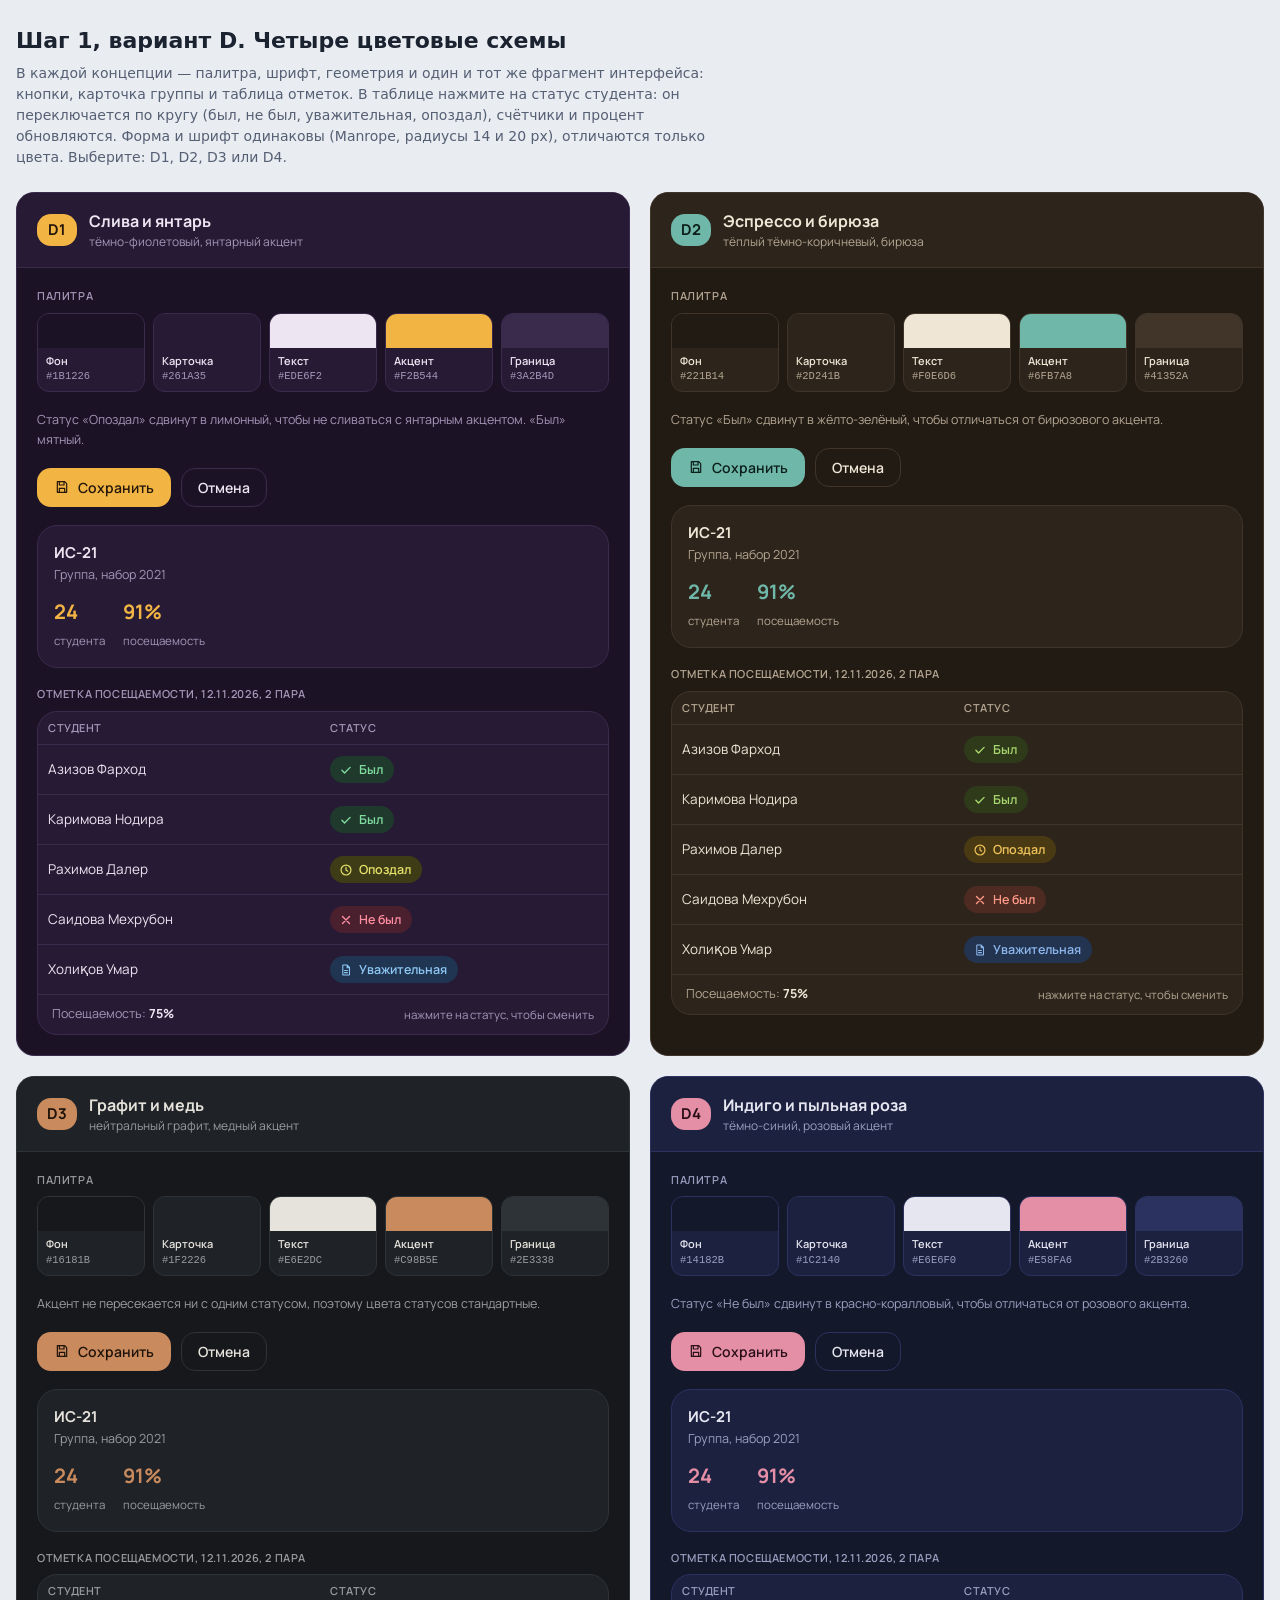
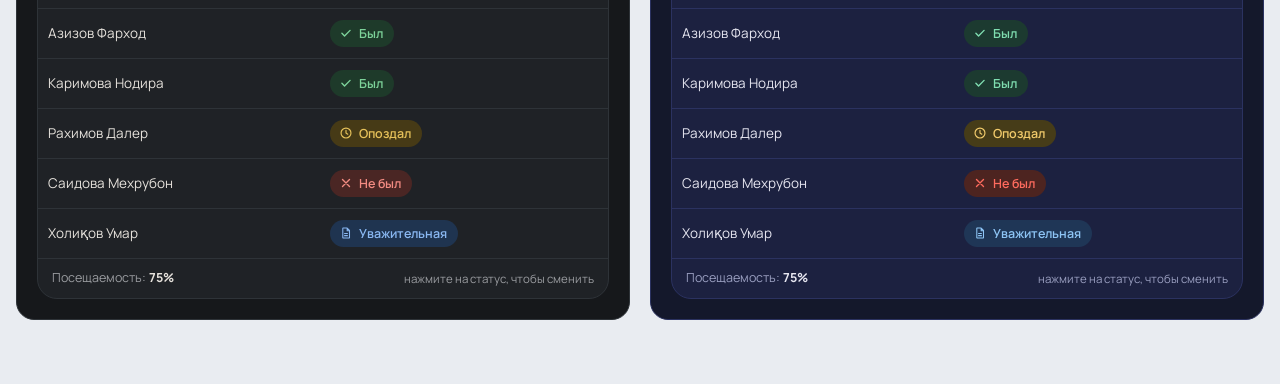
<file: mockups/concepts-d.html>
<!DOCTYPE html>
<html lang="ru">
<head>
<meta charset="UTF-8">
<meta name="viewport" content="width=device-width, initial-scale=1.0">
<title>Вариант D, цвета — учёт посещаемости</title>
<link rel="preconnect" href="https://fonts.googleapis.com">
<link rel="preconnect" href="https://fonts.gstatic.com" crossorigin>
<link href="https://fonts.googleapis.com/css2?family=Inter:wght@400;500;600;700&family=Source+Serif+4:wght@400;600;700&family=Archivo:wght@400;500;600;800&family=Manrope:wght@400;500;600;700&display=swap" rel="stylesheet">
<style>
  *{margin:0;padding:0;box-sizing:border-box}
  body{font-family:system-ui,-apple-system,"Segoe UI",sans-serif;background:#e9ecf1;color:#1b2230;padding:24px 16px 64px;line-height:1.5}
  .page{max-width:1280px;margin:0 auto}
  header.top{margin-bottom:24px}
  header.top h1{font-size:22px;font-weight:700;margin-bottom:6px}
  header.top p{font-size:14px;color:#566074;max-width:720px}
  .grid{display:grid;grid-template-columns:repeat(2,1fr);gap:20px}
  @media(max-width:900px){.grid{grid-template-columns:1fr}}

  /* ---- панель концепции ---- */
  .concept{border-radius:18px;overflow:hidden;border:1px solid var(--border);background:var(--bg);color:var(--text);font-family:var(--font);}
  .c-head{display:flex;align-items:center;gap:12px;padding:16px 20px;border-bottom:1px solid var(--border);background:var(--card)}
  .c-num{width:32px;height:32px;border-radius:var(--r);background:var(--accent);color:var(--on-accent);display:grid;place-items:center;font-weight:700;font-size:15px}
  .c-title{font-weight:700;font-size:16px}
  .c-sub{font-size:12px;color:var(--muted)}
  .c-body{padding:20px;display:flex;flex-direction:column;gap:18px}
  .lbl{font-size:11px;font-weight:600;letter-spacing:.6px;text-transform:uppercase;color:var(--muted);margin-bottom:8px}

  .swatches{display:grid;grid-template-columns:repeat(auto-fit,minmax(88px,1fr));gap:8px}
  .sw{border:1px solid var(--border);border-radius:calc(var(--r) - 2px);overflow:hidden;background:var(--card)}
  .sw i{display:block;height:34px}
  .sw b{display:block;font-size:11px;font-weight:600;padding:5px 8px 0}
  .sw span{display:block;font-size:10.5px;font-family:ui-monospace,Consolas,monospace;color:var(--muted);padding:0 8px 6px}
  .meta{font-size:12.5px;color:var(--muted);line-height:1.6}
  .meta b{color:var(--text);font-weight:600}

  .btn{font-family:inherit;font-size:14px;font-weight:600;padding:9px 16px;border-radius:var(--r);border:1px solid transparent;cursor:pointer;display:inline-flex;align-items:center;gap:8px;transition:filter .15s}
  .btn svg{width:16px;height:16px}
  .btn-primary{background:var(--accent);color:var(--on-accent)}
  .btn-primary:hover{filter:brightness(1.08)}
  .btn-ghost{background:transparent;color:var(--text);border-color:var(--border)}
  .btn-ghost:hover{background:var(--hover)}
  .row{display:flex;flex-wrap:wrap;gap:10px;align-items:center}

  .card{background:var(--card);border:1px solid var(--border);border-radius:var(--r-lg);padding:16px;box-shadow:var(--shadow)}
  .card h4{font-size:15px;font-weight:700}
  .card .s{font-size:12.5px;color:var(--muted);margin-top:2px}
  .kpis{display:flex;gap:18px;margin-top:12px}
  .kpi b{display:block;font-size:20px;font-weight:700}
  .kpi span{font-size:11.5px;color:var(--muted)}

  table.att{width:100%;border-collapse:collapse;font-size:13.5px}
  table.att th{text-align:left;font-size:11px;font-weight:600;letter-spacing:.5px;text-transform:uppercase;color:var(--muted);padding:8px 10px;border-bottom:1px solid var(--border)}
  table.att td{padding:var(--row-pad) 10px;border-bottom:1px solid var(--border)}
  table.att tr:last-child td{border-bottom:none}
  .att-wrap{background:var(--card);border:1px solid var(--border);border-radius:var(--r-lg);overflow:hidden;box-shadow:var(--shadow)}
  .att-foot{display:flex;justify-content:space-between;align-items:center;padding:10px 14px;border-top:1px solid var(--border);font-size:12.5px;color:var(--muted)}
  .att-foot b{color:var(--text)}

  .chip{font-family:inherit;font-size:12.5px;font-weight:600;display:inline-flex;align-items:center;gap:6px;padding:4px 10px 4px 8px;border-radius:999px;border:1px solid transparent;cursor:pointer}
  .chip svg{width:14px;height:14px}
  .chip.present{color:var(--ok);background:var(--ok-bg)}
  .chip.absent{color:var(--bad);background:var(--bad-bg)}
  .chip.excused{color:var(--info);background:var(--info-bg)}
  .chip.late{color:var(--warn);background:var(--warn-bg)}
  .hint{font-size:11.5px;color:var(--muted)}

  .d1{--font:'Manrope',system-ui,sans-serif;--bg:#1B1226;--card:#261A35;--text:#EDE6F2;--muted:#A596B8;--border:#3A2B4D;--hover:#2F2142;
      --accent:#F2B544;--on-accent:#24170A;--r:14px;--r-lg:20px;--shadow:none;--row-pad:11px;
      --ok:#7FDDA0;--ok-bg:#1F3A2D;--bad:#FF8FA0;--bad-bg:#4A1F2E;--info:#8FC8F5;--info-bg:#1F3552;--warn:#E6E26A;--warn-bg:#3E3C16}
  .d1 .kpi b{color:var(--accent)}
  .d1 .chip{border-radius:999px}
  .d2{--font:'Manrope',system-ui,sans-serif;--bg:#221B14;--card:#2D241B;--text:#F0E6D6;--muted:#B5A692;--border:#41352A;--hover:#382D22;
      --accent:#6FB7A8;--on-accent:#0C1F1B;--r:14px;--r-lg:20px;--shadow:none;--row-pad:11px;
      --ok:#A8D86F;--ok-bg:#2E3A1A;--bad:#FF9A86;--bad-bg:#4D2A22;--info:#8EB8F0;--info-bg:#22344F;--warn:#F0C45A;--warn-bg:#4A3A14}
  .d2 .kpi b{color:var(--accent)}
  .d2 .chip{border-radius:999px}
  .d3{--font:'Manrope',system-ui,sans-serif;--bg:#16181B;--card:#1F2226;--text:#E6E2DC;--muted:#9A9CA0;--border:#2E3338;--hover:#272B30;
      --accent:#C98B5E;--on-accent:#1E1209;--r:14px;--r-lg:20px;--shadow:none;--row-pad:11px;
      --ok:#7DD39A;--ok-bg:#1E3A2A;--bad:#F28B82;--bad-bg:#4A2624;--info:#8AB8F2;--info-bg:#1F3450;--warn:#E6C15A;--warn-bg:#463A16}
  .d3 .kpi b{color:var(--accent)}
  .d3 .chip{border-radius:999px}
  .d4{--font:'Manrope',system-ui,sans-serif;--bg:#14182B;--card:#1C2140;--text:#E6E6F0;--muted:#9A9FC0;--border:#2B3260;--hover:#242A52;
      --accent:#E58FA6;--on-accent:#2A0F18;--r:14px;--r-lg:20px;--shadow:none;--row-pad:11px;
      --ok:#7FDDB0;--ok-bg:#1C3A30;--bad:#FF6B5E;--bad-bg:#4D2420;--info:#8EC5F5;--info-bg:#1F3656;--warn:#F2CB6B;--warn-bg:#463C18}
  .d4 .kpi b{color:var(--accent)}
  .d4 .chip{border-radius:999px}
</style>
</head>
<body>

<!-- Иконки статусов (SVG-спрайт) -->
<svg width="0" height="0" style="position:absolute" aria-hidden="true">
  <symbol id="i-present" viewBox="0 0 24 24"><path d="M5 12.5l4.5 4.5L19 7.5" fill="none" stroke="currentColor" stroke-width="2.4" stroke-linecap="round" stroke-linejoin="round"/></symbol>
  <symbol id="i-absent" viewBox="0 0 24 24"><path d="M6 6l12 12M18 6L6 18" fill="none" stroke="currentColor" stroke-width="2.4" stroke-linecap="round"/></symbol>
  <symbol id="i-excused" viewBox="0 0 24 24"><path d="M7 3.5h7l4 4V20a.5.5 0 01-.5.5h-10.5a.5.5 0 01-.5-.5V4a.5.5 0 01.5-.5z M14 3.5V8h4 M9.5 13h5 M9.5 16.5h5" fill="none" stroke="currentColor" stroke-width="1.8" stroke-linecap="round" stroke-linejoin="round"/></symbol>
  <symbol id="i-late" viewBox="0 0 24 24"><circle cx="12" cy="12" r="8.5" fill="none" stroke="currentColor" stroke-width="2"/><path d="M12 7.5V12l3 2" fill="none" stroke="currentColor" stroke-width="2" stroke-linecap="round" stroke-linejoin="round"/></symbol>
  <symbol id="i-save" viewBox="0 0 24 24"><path d="M5 4h11l3 3v13H5z M8 4v5h7V4 M8 20v-6h8v6" fill="none" stroke="currentColor" stroke-width="1.8" stroke-linejoin="round"/></symbol>
</svg>

<div class="page">
  <header class="top">
    <h1>Шаг 1, вариант D. Четыре цветовые схемы</h1>
    <p>В каждой концепции — палитра, шрифт, геометрия и один и тот же фрагмент интерфейса: кнопки, карточка группы и таблица отметок. В таблице нажмите на статус студента: он переключается по кругу (был, не был, уважительная, опоздал), счётчики и процент обновляются. Форма и шрифт одинаковы (Manrope, радиусы 14 и 20 px), отличаются только цвета. Выберите: D1, D2, D3 или D4.</p>
  </header>

  <div class="grid">

    <!-- D1 -->
    <section class="concept d1" data-concept>
      <div class="c-head"><div class="c-num" style="width:40px">D1</div><div><div class="c-title">Слива и янтарь</div><div class="c-sub">тёмно-фиолетовый, янтарный акцент</div></div></div>
      <div class="c-body">
        <div><div class="lbl">Палитра</div><div class="swatches"><div class="sw"><i style="background:#1B1226"></i><b>Фон</b><span>#1B1226</span></div><div class="sw"><i style="background:#261A35"></i><b>Карточка</b><span>#261A35</span></div><div class="sw"><i style="background:#EDE6F2"></i><b>Текст</b><span>#EDE6F2</span></div><div class="sw"><i style="background:#F2B544"></i><b>Акцент</b><span>#F2B544</span></div><div class="sw"><i style="background:#3A2B4D"></i><b>Граница</b><span>#3A2B4D</span></div></div></div>
        <div class="meta">Статус «Опоздал» сдвинут в лимонный, чтобы не сливаться с янтарным акцентом. «Был» мятный.</div>
        <div class="row"><button class="btn btn-primary"><svg><use href="#i-save"/></svg>Сохранить</button><button class="btn btn-ghost">Отмена</button></div>
        <div class="card"><h4>ИС-21</h4><div class="s">Группа, набор 2021</div><div class="kpis"><div class="kpi"><b>24</b><span>студента</span></div><div class="kpi"><b>91%</b><span>посещаемость</span></div></div></div>
        <div data-att></div>
      </div>
    </section>

    <!-- D2 -->
    <section class="concept d2" data-concept>
      <div class="c-head"><div class="c-num" style="width:40px">D2</div><div><div class="c-title">Эспрессо и бирюза</div><div class="c-sub">тёплый тёмно-коричневый, бирюза</div></div></div>
      <div class="c-body">
        <div><div class="lbl">Палитра</div><div class="swatches"><div class="sw"><i style="background:#221B14"></i><b>Фон</b><span>#221B14</span></div><div class="sw"><i style="background:#2D241B"></i><b>Карточка</b><span>#2D241B</span></div><div class="sw"><i style="background:#F0E6D6"></i><b>Текст</b><span>#F0E6D6</span></div><div class="sw"><i style="background:#6FB7A8"></i><b>Акцент</b><span>#6FB7A8</span></div><div class="sw"><i style="background:#41352A"></i><b>Граница</b><span>#41352A</span></div></div></div>
        <div class="meta">Статус «Был» сдвинут в жёлто-зелёный, чтобы отличаться от бирюзового акцента.</div>
        <div class="row"><button class="btn btn-primary"><svg><use href="#i-save"/></svg>Сохранить</button><button class="btn btn-ghost">Отмена</button></div>
        <div class="card"><h4>ИС-21</h4><div class="s">Группа, набор 2021</div><div class="kpis"><div class="kpi"><b>24</b><span>студента</span></div><div class="kpi"><b>91%</b><span>посещаемость</span></div></div></div>
        <div data-att></div>
      </div>
    </section>

    <!-- D3 -->
    <section class="concept d3" data-concept>
      <div class="c-head"><div class="c-num" style="width:40px">D3</div><div><div class="c-title">Графит и медь</div><div class="c-sub">нейтральный графит, медный акцент</div></div></div>
      <div class="c-body">
        <div><div class="lbl">Палитра</div><div class="swatches"><div class="sw"><i style="background:#16181B"></i><b>Фон</b><span>#16181B</span></div><div class="sw"><i style="background:#1F2226"></i><b>Карточка</b><span>#1F2226</span></div><div class="sw"><i style="background:#E6E2DC"></i><b>Текст</b><span>#E6E2DC</span></div><div class="sw"><i style="background:#C98B5E"></i><b>Акцент</b><span>#C98B5E</span></div><div class="sw"><i style="background:#2E3338"></i><b>Граница</b><span>#2E3338</span></div></div></div>
        <div class="meta">Акцент не пересекается ни с одним статусом, поэтому цвета статусов стандартные.</div>
        <div class="row"><button class="btn btn-primary"><svg><use href="#i-save"/></svg>Сохранить</button><button class="btn btn-ghost">Отмена</button></div>
        <div class="card"><h4>ИС-21</h4><div class="s">Группа, набор 2021</div><div class="kpis"><div class="kpi"><b>24</b><span>студента</span></div><div class="kpi"><b>91%</b><span>посещаемость</span></div></div></div>
        <div data-att></div>
      </div>
    </section>

    <!-- D4 -->
    <section class="concept d4" data-concept>
      <div class="c-head"><div class="c-num" style="width:40px">D4</div><div><div class="c-title">Индиго и пыльная роза</div><div class="c-sub">тёмно-синий, розовый акцент</div></div></div>
      <div class="c-body">
        <div><div class="lbl">Палитра</div><div class="swatches"><div class="sw"><i style="background:#14182B"></i><b>Фон</b><span>#14182B</span></div><div class="sw"><i style="background:#1C2140"></i><b>Карточка</b><span>#1C2140</span></div><div class="sw"><i style="background:#E6E6F0"></i><b>Текст</b><span>#E6E6F0</span></div><div class="sw"><i style="background:#E58FA6"></i><b>Акцент</b><span>#E58FA6</span></div><div class="sw"><i style="background:#2B3260"></i><b>Граница</b><span>#2B3260</span></div></div></div>
        <div class="meta">Статус «Не был» сдвинут в красно-коралловый, чтобы отличаться от розового акцента.</div>
        <div class="row"><button class="btn btn-primary"><svg><use href="#i-save"/></svg>Сохранить</button><button class="btn btn-ghost">Отмена</button></div>
        <div class="card"><h4>ИС-21</h4><div class="s">Группа, набор 2021</div><div class="kpis"><div class="kpi"><b>24</b><span>студента</span></div><div class="kpi"><b>91%</b><span>посещаемость</span></div></div></div>
        <div data-att></div>
      </div>
    </section>

  </div>
</div>

<script>
  var STATUSES = [
    { key: 'present', label: 'Был',          icon: 'i-present' },
    { key: 'absent',  label: 'Не был',       icon: 'i-absent'  },
    { key: 'excused', label: 'Уважительная', icon: 'i-excused' },
    { key: 'late',    label: 'Опоздал',      icon: 'i-late'    }
  ];
  var STUDENTS = [
    { name: 'Азизов Фарход',     st: 0 },
    { name: 'Каримова Нодира',   st: 0 },
    { name: 'Рахимов Далер',     st: 3 },
    { name: 'Саидова Мехрубон',  st: 1 },
    { name: 'Холиқов Умар',      st: 2 }
  ];

  function percent(rows) {
    var present = 0, late = 0, excused = 0;
    rows.forEach(function (r) {
      if (r.st === 0) present++;
      else if (r.st === 3) late++;
      else if (r.st === 2) excused++;
    });
    var denom = rows.length - excused;
    return denom > 0 ? Math.round((present + late) / denom * 100) : null;
  }

  function buildAttendance(host) {
    var rows = STUDENTS.map(function (s) { return { name: s.name, st: s.st }; });

    function render() {
      var p = percent(rows);
      var html = '<div class="lbl">Отметка посещаемости, 12.11.2026, 2 пара</div>' +
        '<div class="att-wrap"><table class="att"><thead><tr><th>Студент</th><th>Статус</th></tr></thead><tbody>';
      rows.forEach(function (r, i) {
        var s = STATUSES[r.st];
        html += '<tr><td>' + r.name + '</td><td><button type="button" class="chip ' + s.key + '" data-i="' + i + '">' +
          '<svg><use href="#' + s.icon + '"/></svg>' + s.label + '</button></td></tr>';
      });
      html += '</tbody></table><div class="att-foot"><span>Посещаемость: <b>' + (p === null ? '—' : p + '%') +
        '</b></span><span class="hint">нажмите на статус, чтобы сменить</span></div></div>';
      host.innerHTML = html;
    }

    host.addEventListener('click', function (e) {
      var btn = e.target.closest('.chip');
      if (!btn) return;
      var i = Number(btn.getAttribute('data-i'));
      rows[i].st = (rows[i].st + 1) % STATUSES.length;
      render();
    });
    render();
  }

  document.querySelectorAll('[data-att]').forEach(buildAttendance);
</script>
</body>
</html>
</file>
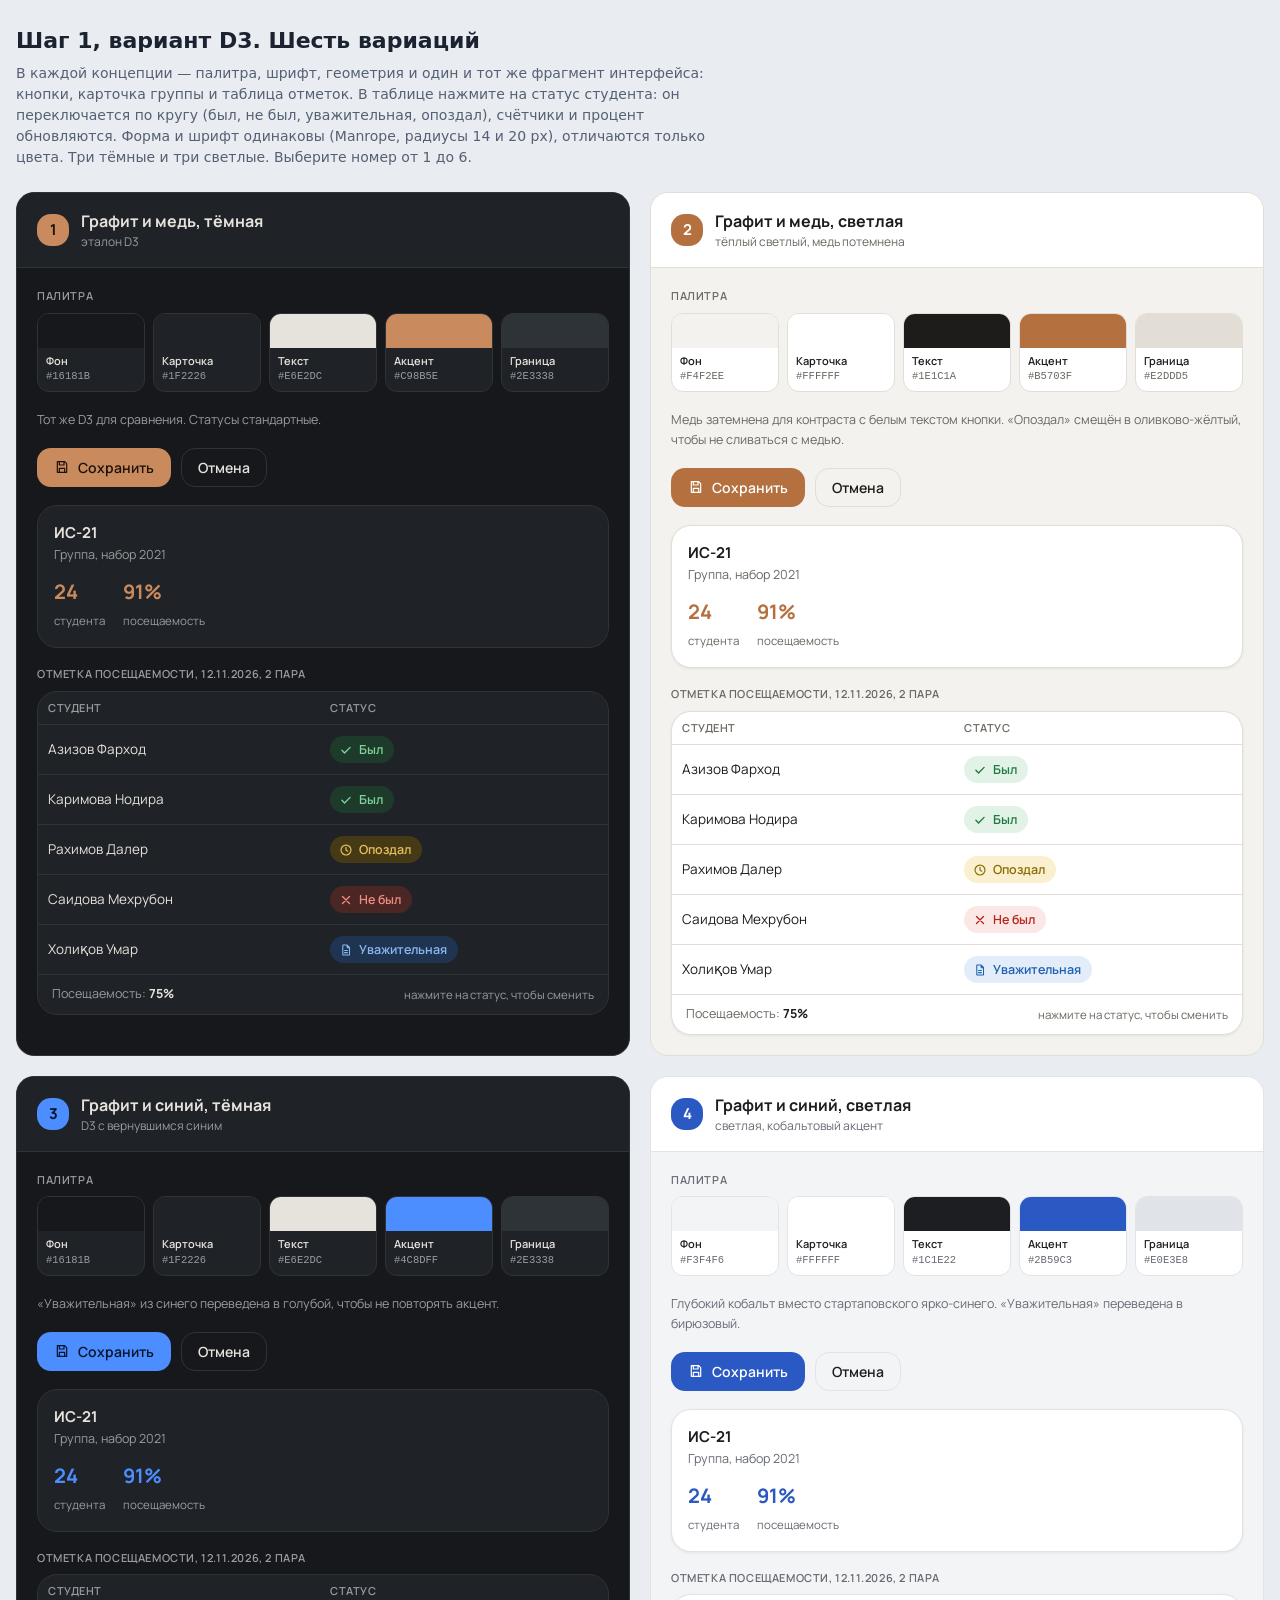
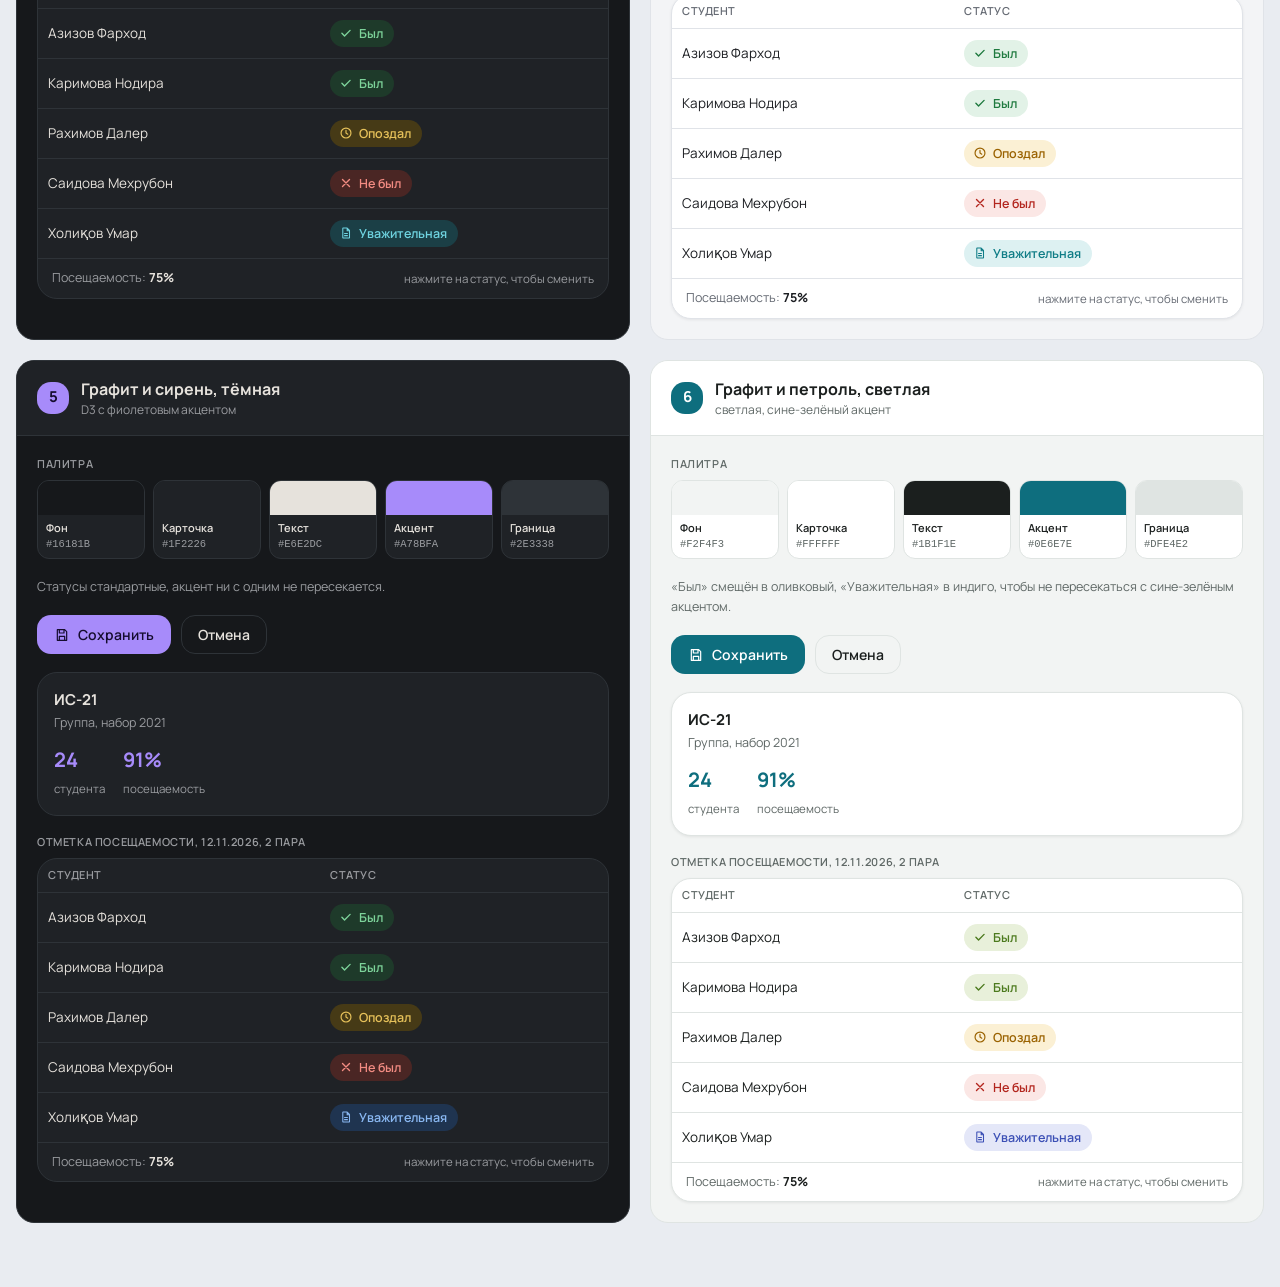
<file: mockups/concepts-d3.html>
<!DOCTYPE html>
<html lang="ru">
<head>
<meta charset="UTF-8">
<meta name="viewport" content="width=device-width, initial-scale=1.0">
<title>Вариант D3, 6 вариаций — учёт посещаемости</title>
<link rel="preconnect" href="https://fonts.googleapis.com">
<link rel="preconnect" href="https://fonts.gstatic.com" crossorigin>
<link href="https://fonts.googleapis.com/css2?family=Inter:wght@400;500;600;700&family=Source+Serif+4:wght@400;600;700&family=Archivo:wght@400;500;600;800&family=Manrope:wght@400;500;600;700&display=swap" rel="stylesheet">
<style>
  *{margin:0;padding:0;box-sizing:border-box}
  body{font-family:system-ui,-apple-system,"Segoe UI",sans-serif;background:#e9ecf1;color:#1b2230;padding:24px 16px 64px;line-height:1.5}
  .page{max-width:1280px;margin:0 auto}
  header.top{margin-bottom:24px}
  header.top h1{font-size:22px;font-weight:700;margin-bottom:6px}
  header.top p{font-size:14px;color:#566074;max-width:720px}
  .grid{display:grid;grid-template-columns:repeat(2,1fr);gap:20px}
  @media(max-width:900px){.grid{grid-template-columns:1fr}}

  /* ---- панель концепции ---- */
  .concept{border-radius:18px;overflow:hidden;border:1px solid var(--border);background:var(--bg);color:var(--text);font-family:var(--font);}
  .c-head{display:flex;align-items:center;gap:12px;padding:16px 20px;border-bottom:1px solid var(--border);background:var(--card)}
  .c-num{width:32px;height:32px;border-radius:var(--r);background:var(--accent);color:var(--on-accent);display:grid;place-items:center;font-weight:700;font-size:15px}
  .c-title{font-weight:700;font-size:16px}
  .c-sub{font-size:12px;color:var(--muted)}
  .c-body{padding:20px;display:flex;flex-direction:column;gap:18px}
  .lbl{font-size:11px;font-weight:600;letter-spacing:.6px;text-transform:uppercase;color:var(--muted);margin-bottom:8px}

  .swatches{display:grid;grid-template-columns:repeat(auto-fit,minmax(88px,1fr));gap:8px}
  .sw{border:1px solid var(--border);border-radius:calc(var(--r) - 2px);overflow:hidden;background:var(--card)}
  .sw i{display:block;height:34px}
  .sw b{display:block;font-size:11px;font-weight:600;padding:5px 8px 0}
  .sw span{display:block;font-size:10.5px;font-family:ui-monospace,Consolas,monospace;color:var(--muted);padding:0 8px 6px}
  .meta{font-size:12.5px;color:var(--muted);line-height:1.6}
  .meta b{color:var(--text);font-weight:600}

  .btn{font-family:inherit;font-size:14px;font-weight:600;padding:9px 16px;border-radius:var(--r);border:1px solid transparent;cursor:pointer;display:inline-flex;align-items:center;gap:8px;transition:filter .15s}
  .btn svg{width:16px;height:16px}
  .btn-primary{background:var(--accent);color:var(--on-accent)}
  .btn-primary:hover{filter:brightness(1.08)}
  .btn-ghost{background:transparent;color:var(--text);border-color:var(--border)}
  .btn-ghost:hover{background:var(--hover)}
  .row{display:flex;flex-wrap:wrap;gap:10px;align-items:center}

  .card{background:var(--card);border:1px solid var(--border);border-radius:var(--r-lg);padding:16px;box-shadow:var(--shadow)}
  .card h4{font-size:15px;font-weight:700}
  .card .s{font-size:12.5px;color:var(--muted);margin-top:2px}
  .kpis{display:flex;gap:18px;margin-top:12px}
  .kpi b{display:block;font-size:20px;font-weight:700}
  .kpi span{font-size:11.5px;color:var(--muted)}

  table.att{width:100%;border-collapse:collapse;font-size:13.5px}
  table.att th{text-align:left;font-size:11px;font-weight:600;letter-spacing:.5px;text-transform:uppercase;color:var(--muted);padding:8px 10px;border-bottom:1px solid var(--border)}
  table.att td{padding:var(--row-pad) 10px;border-bottom:1px solid var(--border)}
  table.att tr:last-child td{border-bottom:none}
  .att-wrap{background:var(--card);border:1px solid var(--border);border-radius:var(--r-lg);overflow:hidden;box-shadow:var(--shadow)}
  .att-foot{display:flex;justify-content:space-between;align-items:center;padding:10px 14px;border-top:1px solid var(--border);font-size:12.5px;color:var(--muted)}
  .att-foot b{color:var(--text)}

  .chip{font-family:inherit;font-size:12.5px;font-weight:600;display:inline-flex;align-items:center;gap:6px;padding:4px 10px 4px 8px;border-radius:999px;border:1px solid transparent;cursor:pointer}
  .chip svg{width:14px;height:14px}
  .chip.present{color:var(--ok);background:var(--ok-bg)}
  .chip.absent{color:var(--bad);background:var(--bad-bg)}
  .chip.excused{color:var(--info);background:var(--info-bg)}
  .chip.late{color:var(--warn);background:var(--warn-bg)}
  .hint{font-size:11.5px;color:var(--muted)}

  .v1{--font:'Manrope',system-ui,sans-serif;--bg:#16181B;--card:#1F2226;--text:#E6E2DC;--muted:#9A9CA0;--border:#2E3338;--hover:#272B30;
      --accent:#C98B5E;--on-accent:#1E1209;--r:14px;--r-lg:20px;--shadow:none;--row-pad:11px;
      --ok:#7DD39A;--ok-bg:#1E3A2A;--bad:#F28B82;--bad-bg:#4A2624;--info:#8AB8F2;--info-bg:#1F3450;--warn:#E6C15A;--warn-bg:#463A16}
  .v1 .kpi b{color:var(--accent)}
  .v1 .chip{border-radius:999px}
  .v2{--font:'Manrope',system-ui,sans-serif;--bg:#F4F2EE;--card:#FFFFFF;--text:#1E1C1A;--muted:#6B665F;--border:#E2DDD5;--hover:#EDE9E2;
      --accent:#B5703F;--on-accent:#FFFFFF;--r:14px;--r-lg:20px;--shadow:0 1px 3px rgba(20,20,20,.07);--row-pad:11px;
      --ok:#1F7A3F;--ok-bg:#E2F2E7;--bad:#B3261E;--bad-bg:#FBE7E5;--info:#1D5FAF;--info-bg:#E3EDF9;--warn:#8A6D00;--warn-bg:#FAF0CF}
  .v2 .kpi b{color:var(--accent)}
  .v2 .chip{border-radius:999px}
  .v3{--font:'Manrope',system-ui,sans-serif;--bg:#16181B;--card:#1F2226;--text:#E6E2DC;--muted:#9A9CA0;--border:#2E3338;--hover:#272B30;
      --accent:#4C8DFF;--on-accent:#06142B;--r:14px;--r-lg:20px;--shadow:none;--row-pad:11px;
      --ok:#7DD39A;--ok-bg:#1E3A2A;--bad:#F28B82;--bad-bg:#4A2624;--info:#6FD3E0;--info-bg:#1B3F46;--warn:#E6C15A;--warn-bg:#463A16}
  .v3 .kpi b{color:var(--accent)}
  .v3 .chip{border-radius:999px}
  .v4{--font:'Manrope',system-ui,sans-serif;--bg:#F3F4F6;--card:#FFFFFF;--text:#1C1E22;--muted:#656A73;--border:#E0E3E8;--hover:#EAECF0;
      --accent:#2B59C3;--on-accent:#FFFFFF;--r:14px;--r-lg:20px;--shadow:0 1px 3px rgba(20,20,20,.07);--row-pad:11px;
      --ok:#1F7A3F;--ok-bg:#E2F2E7;--bad:#B3261E;--bad-bg:#FBE7E5;--info:#0E7C86;--info-bg:#DDF1F2;--warn:#9A6200;--warn-bg:#FBF0D4}
  .v4 .kpi b{color:var(--accent)}
  .v4 .chip{border-radius:999px}
  .v5{--font:'Manrope',system-ui,sans-serif;--bg:#16181B;--card:#1F2226;--text:#E6E2DC;--muted:#9A9CA0;--border:#2E3338;--hover:#272B30;
      --accent:#A78BFA;--on-accent:#150C2E;--r:14px;--r-lg:20px;--shadow:none;--row-pad:11px;
      --ok:#7DD39A;--ok-bg:#1E3A2A;--bad:#F28B82;--bad-bg:#4A2624;--info:#8AB8F2;--info-bg:#1F3450;--warn:#E6C15A;--warn-bg:#463A16}
  .v5 .kpi b{color:var(--accent)}
  .v5 .chip{border-radius:999px}
  .v6{--font:'Manrope',system-ui,sans-serif;--bg:#F2F4F3;--card:#FFFFFF;--text:#1B1F1E;--muted:#5F6866;--border:#DFE4E2;--hover:#E8ECEA;
      --accent:#0E6E7E;--on-accent:#FFFFFF;--r:14px;--r-lg:20px;--shadow:0 1px 3px rgba(20,20,20,.07);--row-pad:11px;
      --ok:#4C7A1E;--ok-bg:#E8F0DA;--bad:#B3261E;--bad-bg:#FBE7E5;--info:#3B4FB5;--info-bg:#E4E7F8;--warn:#9A6200;--warn-bg:#FBF0D4}
  .v6 .kpi b{color:var(--accent)}
  .v6 .chip{border-radius:999px}
</style>
</head>
<body>

<!-- Иконки статусов (SVG-спрайт) -->
<svg width="0" height="0" style="position:absolute" aria-hidden="true">
  <symbol id="i-present" viewBox="0 0 24 24"><path d="M5 12.5l4.5 4.5L19 7.5" fill="none" stroke="currentColor" stroke-width="2.4" stroke-linecap="round" stroke-linejoin="round"/></symbol>
  <symbol id="i-absent" viewBox="0 0 24 24"><path d="M6 6l12 12M18 6L6 18" fill="none" stroke="currentColor" stroke-width="2.4" stroke-linecap="round"/></symbol>
  <symbol id="i-excused" viewBox="0 0 24 24"><path d="M7 3.5h7l4 4V20a.5.5 0 01-.5.5h-10.5a.5.5 0 01-.5-.5V4a.5.5 0 01.5-.5z M14 3.5V8h4 M9.5 13h5 M9.5 16.5h5" fill="none" stroke="currentColor" stroke-width="1.8" stroke-linecap="round" stroke-linejoin="round"/></symbol>
  <symbol id="i-late" viewBox="0 0 24 24"><circle cx="12" cy="12" r="8.5" fill="none" stroke="currentColor" stroke-width="2"/><path d="M12 7.5V12l3 2" fill="none" stroke="currentColor" stroke-width="2" stroke-linecap="round" stroke-linejoin="round"/></symbol>
  <symbol id="i-save" viewBox="0 0 24 24"><path d="M5 4h11l3 3v13H5z M8 4v5h7V4 M8 20v-6h8v6" fill="none" stroke="currentColor" stroke-width="1.8" stroke-linejoin="round"/></symbol>
</svg>

<div class="page">
  <header class="top">
    <h1>Шаг 1, вариант D3. Шесть вариаций</h1>
    <p>В каждой концепции — палитра, шрифт, геометрия и один и тот же фрагмент интерфейса: кнопки, карточка группы и таблица отметок. В таблице нажмите на статус студента: он переключается по кругу (был, не был, уважительная, опоздал), счётчики и процент обновляются. Форма и шрифт одинаковы (Manrope, радиусы 14 и 20 px), отличаются только цвета. Три тёмные и три светлые. Выберите номер от 1 до 6.</p>
  </header>

  <div class="grid">

    <!-- 1 -->
    <section class="concept v1" data-concept>
      <div class="c-head"><div class="c-num">1</div><div><div class="c-title">Графит и медь, тёмная</div><div class="c-sub">эталон D3</div></div></div>
      <div class="c-body">
        <div><div class="lbl">Палитра</div><div class="swatches"><div class="sw"><i style="background:#16181B"></i><b>Фон</b><span>#16181B</span></div><div class="sw"><i style="background:#1F2226"></i><b>Карточка</b><span>#1F2226</span></div><div class="sw"><i style="background:#E6E2DC"></i><b>Текст</b><span>#E6E2DC</span></div><div class="sw"><i style="background:#C98B5E"></i><b>Акцент</b><span>#C98B5E</span></div><div class="sw"><i style="background:#2E3338"></i><b>Граница</b><span>#2E3338</span></div></div></div>
        <div class="meta">Тот же D3 для сравнения. Статусы стандартные.</div>
        <div class="row"><button class="btn btn-primary"><svg><use href="#i-save"/></svg>Сохранить</button><button class="btn btn-ghost">Отмена</button></div>
        <div class="card"><h4>ИС-21</h4><div class="s">Группа, набор 2021</div><div class="kpis"><div class="kpi"><b>24</b><span>студента</span></div><div class="kpi"><b>91%</b><span>посещаемость</span></div></div></div>
        <div data-att></div>
      </div>
    </section>

    <!-- 2 -->
    <section class="concept v2" data-concept>
      <div class="c-head"><div class="c-num">2</div><div><div class="c-title">Графит и медь, светлая</div><div class="c-sub">тёплый светлый, медь потемнена</div></div></div>
      <div class="c-body">
        <div><div class="lbl">Палитра</div><div class="swatches"><div class="sw"><i style="background:#F4F2EE"></i><b>Фон</b><span>#F4F2EE</span></div><div class="sw"><i style="background:#FFFFFF"></i><b>Карточка</b><span>#FFFFFF</span></div><div class="sw"><i style="background:#1E1C1A"></i><b>Текст</b><span>#1E1C1A</span></div><div class="sw"><i style="background:#B5703F"></i><b>Акцент</b><span>#B5703F</span></div><div class="sw"><i style="background:#E2DDD5"></i><b>Граница</b><span>#E2DDD5</span></div></div></div>
        <div class="meta">Медь затемнена для контраста с белым текстом кнопки. «Опоздал» смещён в оливково-жёлтый, чтобы не сливаться с медью.</div>
        <div class="row"><button class="btn btn-primary"><svg><use href="#i-save"/></svg>Сохранить</button><button class="btn btn-ghost">Отмена</button></div>
        <div class="card"><h4>ИС-21</h4><div class="s">Группа, набор 2021</div><div class="kpis"><div class="kpi"><b>24</b><span>студента</span></div><div class="kpi"><b>91%</b><span>посещаемость</span></div></div></div>
        <div data-att></div>
      </div>
    </section>

    <!-- 3 -->
    <section class="concept v3" data-concept>
      <div class="c-head"><div class="c-num">3</div><div><div class="c-title">Графит и синий, тёмная</div><div class="c-sub">D3 с вернувшимся синим</div></div></div>
      <div class="c-body">
        <div><div class="lbl">Палитра</div><div class="swatches"><div class="sw"><i style="background:#16181B"></i><b>Фон</b><span>#16181B</span></div><div class="sw"><i style="background:#1F2226"></i><b>Карточка</b><span>#1F2226</span></div><div class="sw"><i style="background:#E6E2DC"></i><b>Текст</b><span>#E6E2DC</span></div><div class="sw"><i style="background:#4C8DFF"></i><b>Акцент</b><span>#4C8DFF</span></div><div class="sw"><i style="background:#2E3338"></i><b>Граница</b><span>#2E3338</span></div></div></div>
        <div class="meta">«Уважительная» из синего переведена в голубой, чтобы не повторять акцент.</div>
        <div class="row"><button class="btn btn-primary"><svg><use href="#i-save"/></svg>Сохранить</button><button class="btn btn-ghost">Отмена</button></div>
        <div class="card"><h4>ИС-21</h4><div class="s">Группа, набор 2021</div><div class="kpis"><div class="kpi"><b>24</b><span>студента</span></div><div class="kpi"><b>91%</b><span>посещаемость</span></div></div></div>
        <div data-att></div>
      </div>
    </section>

    <!-- 4 -->
    <section class="concept v4" data-concept>
      <div class="c-head"><div class="c-num">4</div><div><div class="c-title">Графит и синий, светлая</div><div class="c-sub">светлая, кобальтовый акцент</div></div></div>
      <div class="c-body">
        <div><div class="lbl">Палитра</div><div class="swatches"><div class="sw"><i style="background:#F3F4F6"></i><b>Фон</b><span>#F3F4F6</span></div><div class="sw"><i style="background:#FFFFFF"></i><b>Карточка</b><span>#FFFFFF</span></div><div class="sw"><i style="background:#1C1E22"></i><b>Текст</b><span>#1C1E22</span></div><div class="sw"><i style="background:#2B59C3"></i><b>Акцент</b><span>#2B59C3</span></div><div class="sw"><i style="background:#E0E3E8"></i><b>Граница</b><span>#E0E3E8</span></div></div></div>
        <div class="meta">Глубокий кобальт вместо стартаповского ярко-синего. «Уважительная» переведена в бирюзовый.</div>
        <div class="row"><button class="btn btn-primary"><svg><use href="#i-save"/></svg>Сохранить</button><button class="btn btn-ghost">Отмена</button></div>
        <div class="card"><h4>ИС-21</h4><div class="s">Группа, набор 2021</div><div class="kpis"><div class="kpi"><b>24</b><span>студента</span></div><div class="kpi"><b>91%</b><span>посещаемость</span></div></div></div>
        <div data-att></div>
      </div>
    </section>

    <!-- 5 -->
    <section class="concept v5" data-concept>
      <div class="c-head"><div class="c-num">5</div><div><div class="c-title">Графит и сирень, тёмная</div><div class="c-sub">D3 с фиолетовым акцентом</div></div></div>
      <div class="c-body">
        <div><div class="lbl">Палитра</div><div class="swatches"><div class="sw"><i style="background:#16181B"></i><b>Фон</b><span>#16181B</span></div><div class="sw"><i style="background:#1F2226"></i><b>Карточка</b><span>#1F2226</span></div><div class="sw"><i style="background:#E6E2DC"></i><b>Текст</b><span>#E6E2DC</span></div><div class="sw"><i style="background:#A78BFA"></i><b>Акцент</b><span>#A78BFA</span></div><div class="sw"><i style="background:#2E3338"></i><b>Граница</b><span>#2E3338</span></div></div></div>
        <div class="meta">Статусы стандартные, акцент ни с одним не пересекается.</div>
        <div class="row"><button class="btn btn-primary"><svg><use href="#i-save"/></svg>Сохранить</button><button class="btn btn-ghost">Отмена</button></div>
        <div class="card"><h4>ИС-21</h4><div class="s">Группа, набор 2021</div><div class="kpis"><div class="kpi"><b>24</b><span>студента</span></div><div class="kpi"><b>91%</b><span>посещаемость</span></div></div></div>
        <div data-att></div>
      </div>
    </section>

    <!-- 6 -->
    <section class="concept v6" data-concept>
      <div class="c-head"><div class="c-num">6</div><div><div class="c-title">Графит и петроль, светлая</div><div class="c-sub">светлая, сине-зелёный акцент</div></div></div>
      <div class="c-body">
        <div><div class="lbl">Палитра</div><div class="swatches"><div class="sw"><i style="background:#F2F4F3"></i><b>Фон</b><span>#F2F4F3</span></div><div class="sw"><i style="background:#FFFFFF"></i><b>Карточка</b><span>#FFFFFF</span></div><div class="sw"><i style="background:#1B1F1E"></i><b>Текст</b><span>#1B1F1E</span></div><div class="sw"><i style="background:#0E6E7E"></i><b>Акцент</b><span>#0E6E7E</span></div><div class="sw"><i style="background:#DFE4E2"></i><b>Граница</b><span>#DFE4E2</span></div></div></div>
        <div class="meta">«Был» смещён в оливковый, «Уважительная» в индиго, чтобы не пересекаться с сине-зелёным акцентом.</div>
        <div class="row"><button class="btn btn-primary"><svg><use href="#i-save"/></svg>Сохранить</button><button class="btn btn-ghost">Отмена</button></div>
        <div class="card"><h4>ИС-21</h4><div class="s">Группа, набор 2021</div><div class="kpis"><div class="kpi"><b>24</b><span>студента</span></div><div class="kpi"><b>91%</b><span>посещаемость</span></div></div></div>
        <div data-att></div>
      </div>
    </section>

  </div>
</div>

<script>
  var STATUSES = [
    { key: 'present', label: 'Был',          icon: 'i-present' },
    { key: 'absent',  label: 'Не был',       icon: 'i-absent'  },
    { key: 'excused', label: 'Уважительная', icon: 'i-excused' },
    { key: 'late',    label: 'Опоздал',      icon: 'i-late'    }
  ];
  var STUDENTS = [
    { name: 'Азизов Фарход',     st: 0 },
    { name: 'Каримова Нодира',   st: 0 },
    { name: 'Рахимов Далер',     st: 3 },
    { name: 'Саидова Мехрубон',  st: 1 },
    { name: 'Холиқов Умар',      st: 2 }
  ];

  function percent(rows) {
    var present = 0, late = 0, excused = 0;
    rows.forEach(function (r) {
      if (r.st === 0) present++;
      else if (r.st === 3) late++;
      else if (r.st === 2) excused++;
    });
    var denom = rows.length - excused;
    return denom > 0 ? Math.round((present + late) / denom * 100) : null;
  }

  function buildAttendance(host) {
    var rows = STUDENTS.map(function (s) { return { name: s.name, st: s.st }; });

    function render() {
      var p = percent(rows);
      var html = '<div class="lbl">Отметка посещаемости, 12.11.2026, 2 пара</div>' +
        '<div class="att-wrap"><table class="att"><thead><tr><th>Студент</th><th>Статус</th></tr></thead><tbody>';
      rows.forEach(function (r, i) {
        var s = STATUSES[r.st];
        html += '<tr><td>' + r.name + '</td><td><button type="button" class="chip ' + s.key + '" data-i="' + i + '">' +
          '<svg><use href="#' + s.icon + '"/></svg>' + s.label + '</button></td></tr>';
      });
      html += '</tbody></table><div class="att-foot"><span>Посещаемость: <b>' + (p === null ? '—' : p + '%') +
        '</b></span><span class="hint">нажмите на статус, чтобы сменить</span></div></div>';
      host.innerHTML = html;
    }

    host.addEventListener('click', function (e) {
      var btn = e.target.closest('.chip');
      if (!btn) return;
      var i = Number(btn.getAttribute('data-i'));
      rows[i].st = (rows[i].st + 1) % STATUSES.length;
      render();
    });
    render();
  }

  document.querySelectorAll('[data-att]').forEach(buildAttendance);
</script>
</body>
</html>
</file>
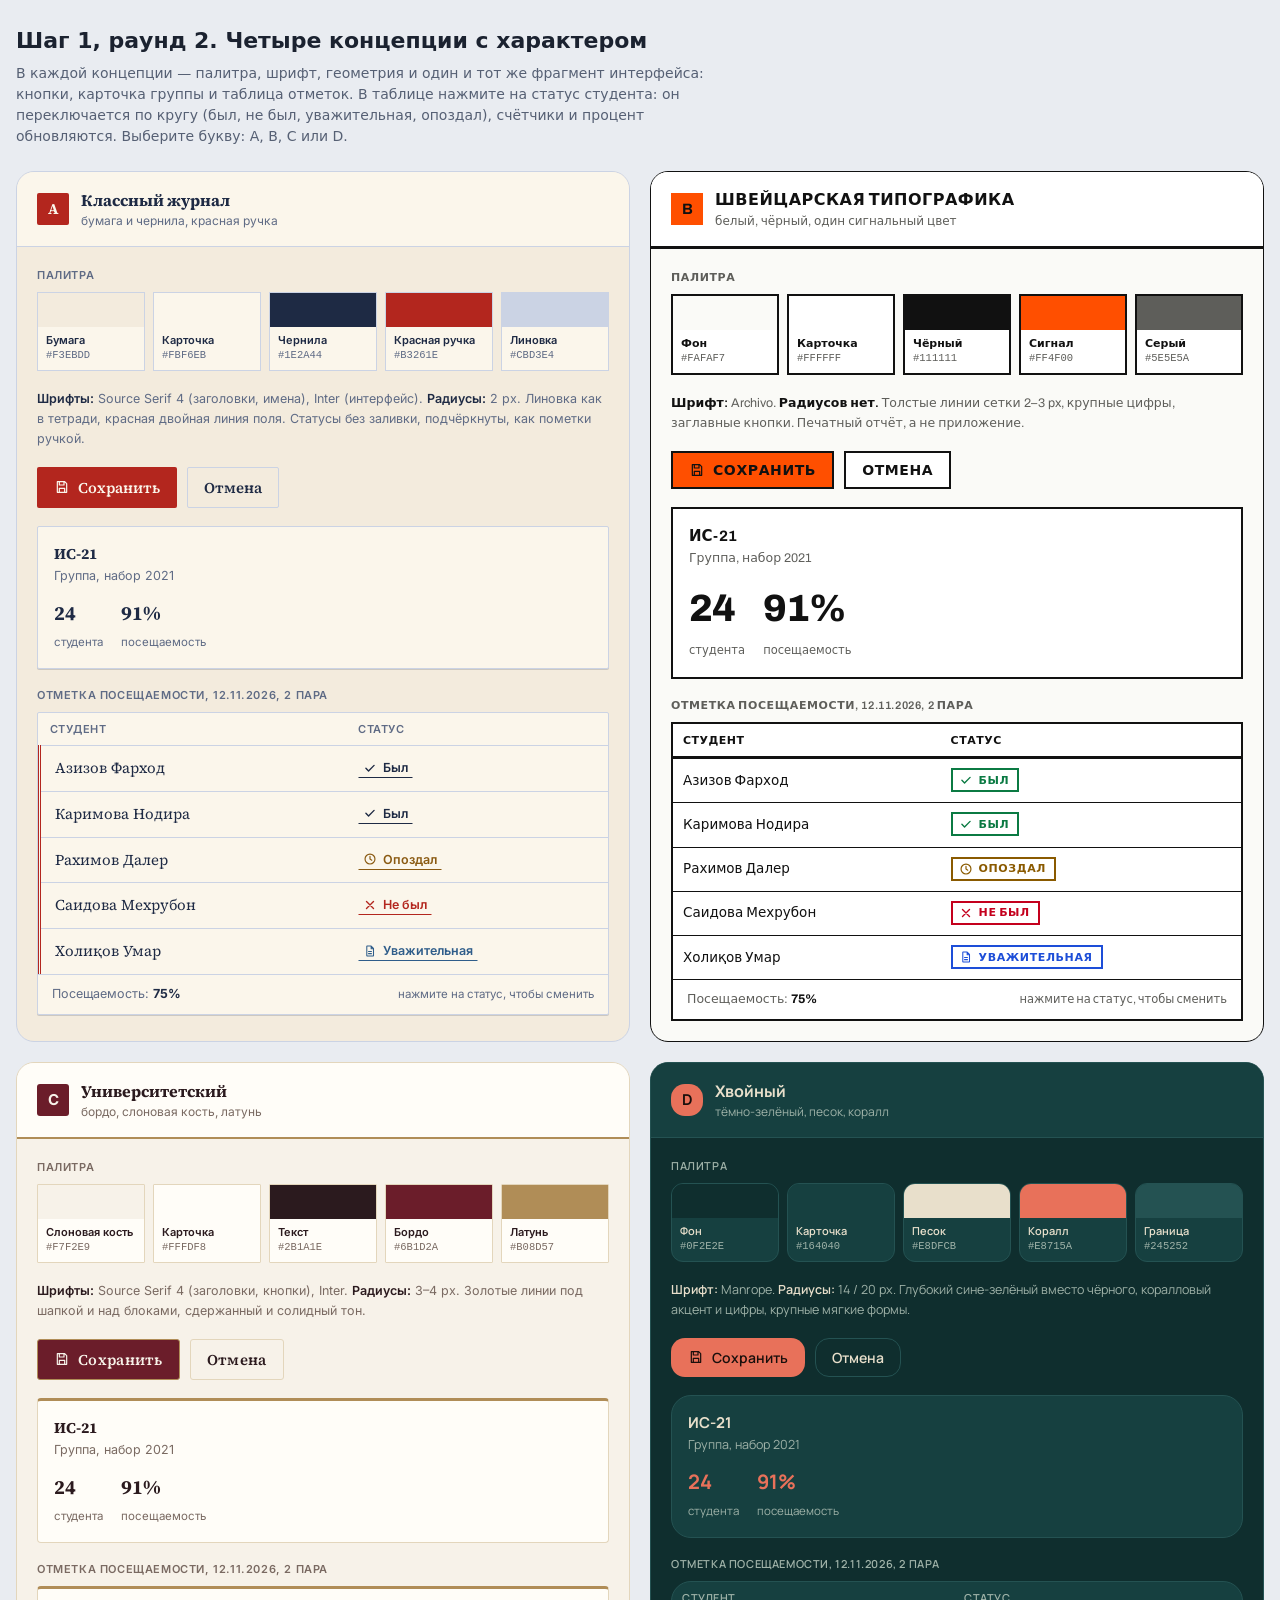
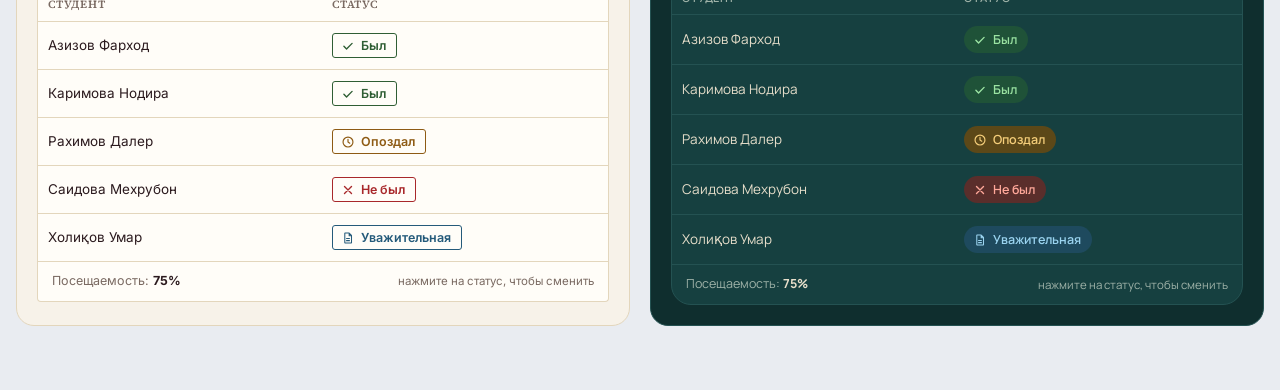
<file: mockups/concepts.html>
<!DOCTYPE html>
<html lang="ru">
<head>
<meta charset="UTF-8">
<meta name="viewport" content="width=device-width, initial-scale=1.0">
<title>Концепции стиля, раунд 2 — учёт посещаемости</title>
<link rel="preconnect" href="https://fonts.googleapis.com">
<link rel="preconnect" href="https://fonts.gstatic.com" crossorigin>
<link href="https://fonts.googleapis.com/css2?family=Inter:wght@400;500;600;700&family=Source+Serif+4:wght@400;600;700&family=Archivo:wght@400;500;600;800&family=Manrope:wght@400;500;600;700&display=swap" rel="stylesheet">
<style>
  *{margin:0;padding:0;box-sizing:border-box}
  body{font-family:system-ui,-apple-system,"Segoe UI",sans-serif;background:#e9ecf1;color:#1b2230;padding:24px 16px 64px;line-height:1.5}
  .page{max-width:1280px;margin:0 auto}
  header.top{margin-bottom:24px}
  header.top h1{font-size:22px;font-weight:700;margin-bottom:6px}
  header.top p{font-size:14px;color:#566074;max-width:720px}
  .grid{display:grid;grid-template-columns:repeat(2,1fr);gap:20px}
  @media(max-width:900px){.grid{grid-template-columns:1fr}}

  /* ---- панель концепции ---- */
  .concept{border-radius:18px;overflow:hidden;border:1px solid var(--border);background:var(--bg);color:var(--text);font-family:var(--font);}
  .c-head{display:flex;align-items:center;gap:12px;padding:16px 20px;border-bottom:1px solid var(--border);background:var(--card)}
  .c-num{width:32px;height:32px;border-radius:var(--r);background:var(--accent);color:var(--on-accent);display:grid;place-items:center;font-weight:700;font-size:15px}
  .c-title{font-weight:700;font-size:16px}
  .c-sub{font-size:12px;color:var(--muted)}
  .c-body{padding:20px;display:flex;flex-direction:column;gap:18px}
  .lbl{font-size:11px;font-weight:600;letter-spacing:.6px;text-transform:uppercase;color:var(--muted);margin-bottom:8px}

  .swatches{display:grid;grid-template-columns:repeat(auto-fit,minmax(88px,1fr));gap:8px}
  .sw{border:1px solid var(--border);border-radius:calc(var(--r) - 2px);overflow:hidden;background:var(--card)}
  .sw i{display:block;height:34px}
  .sw b{display:block;font-size:11px;font-weight:600;padding:5px 8px 0}
  .sw span{display:block;font-size:10.5px;font-family:ui-monospace,Consolas,monospace;color:var(--muted);padding:0 8px 6px}
  .meta{font-size:12.5px;color:var(--muted);line-height:1.6}
  .meta b{color:var(--text);font-weight:600}

  .btn{font-family:inherit;font-size:14px;font-weight:600;padding:9px 16px;border-radius:var(--r);border:1px solid transparent;cursor:pointer;display:inline-flex;align-items:center;gap:8px;transition:filter .15s}
  .btn svg{width:16px;height:16px}
  .btn-primary{background:var(--accent);color:var(--on-accent)}
  .btn-primary:hover{filter:brightness(1.08)}
  .btn-ghost{background:transparent;color:var(--text);border-color:var(--border)}
  .btn-ghost:hover{background:var(--hover)}
  .row{display:flex;flex-wrap:wrap;gap:10px;align-items:center}

  .card{background:var(--card);border:1px solid var(--border);border-radius:var(--r-lg);padding:16px;box-shadow:var(--shadow)}
  .card h4{font-size:15px;font-weight:700}
  .card .s{font-size:12.5px;color:var(--muted);margin-top:2px}
  .kpis{display:flex;gap:18px;margin-top:12px}
  .kpi b{display:block;font-size:20px;font-weight:700}
  .kpi span{font-size:11.5px;color:var(--muted)}

  table.att{width:100%;border-collapse:collapse;font-size:13.5px}
  table.att th{text-align:left;font-size:11px;font-weight:600;letter-spacing:.5px;text-transform:uppercase;color:var(--muted);padding:8px 10px;border-bottom:1px solid var(--border)}
  table.att td{padding:var(--row-pad) 10px;border-bottom:1px solid var(--border)}
  table.att tr:last-child td{border-bottom:none}
  .att-wrap{background:var(--card);border:1px solid var(--border);border-radius:var(--r-lg);overflow:hidden;box-shadow:var(--shadow)}
  .att-foot{display:flex;justify-content:space-between;align-items:center;padding:10px 14px;border-top:1px solid var(--border);font-size:12.5px;color:var(--muted)}
  .att-foot b{color:var(--text)}

  .chip{font-family:inherit;font-size:12.5px;font-weight:600;display:inline-flex;align-items:center;gap:6px;padding:4px 10px 4px 8px;border-radius:999px;border:1px solid transparent;cursor:pointer}
  .chip svg{width:14px;height:14px}
  .chip.present{color:var(--ok);background:var(--ok-bg)}
  .chip.absent{color:var(--bad);background:var(--bad-bg)}
  .chip.excused{color:var(--info);background:var(--info-bg)}
  .chip.late{color:var(--warn);background:var(--warn-bg)}
  .hint{font-size:11.5px;color:var(--muted)}

  /* ---- A. Классный журнал ---- */
  .cA{--font:'Inter',system-ui,sans-serif;--serif:'Source Serif 4',Georgia,serif;--bg:#F3EBDD;--card:#FBF6EB;--text:#1E2A44;--muted:#5F6B85;--border:#CBD3E4;--hover:#EBE2D0;
      --accent:#B3261E;--on-accent:#FBF6EB;--r:2px;--r-lg:2px;--shadow:0 1px 0 rgba(30,42,68,.18);--row-pad:11px;
      --ok:#1E2A44;--ok-bg:transparent;--bad:#B3261E;--bad-bg:transparent;--info:#2F5D8A;--info-bg:transparent;--warn:#8A5A12;--warn-bg:transparent}
  .cA .c-title,.cA .card h4,.cA .kpi b{font-family:var(--serif)}
  .cA .c-num{font-family:var(--serif)}
  .cA table.att td:first-child{border-left:3px double #B3261E;padding-left:14px;font-family:var(--serif);font-size:15px}
  .cA .chip{border-radius:0;background:transparent;border-bottom:1.5px solid currentColor;padding:2px 4px}
  .cA .btn{font-family:var(--serif);font-size:15px}
  .cA .att-wrap{background:var(--card)}

  /* ---- B. Швейцарская типографика ---- */
  .cB{--font:'Archivo',system-ui,sans-serif;--bg:#FAFAF7;--card:#FFFFFF;--text:#111111;--muted:#5E5E5A;--border:#111111;--hover:#EFEFEA;
      --accent:#FF4F00;--on-accent:#111;--r:0;--r-lg:0;--shadow:none;--row-pad:9px;
      --ok:#0B7A43;--ok-bg:transparent;--bad:#C4001D;--bad-bg:transparent;--info:#1D4ED8;--info-bg:transparent;--warn:#8A5A00;--warn-bg:transparent}
  .cB .c-head{border-bottom:3px solid #111}
  .cB .c-num{color:#111}
  .cB .c-title{text-transform:uppercase;letter-spacing:.5px;font-weight:800}
  .cB .card{border:2px solid #111}
  .cB .kpi b{font-size:38px;font-weight:800;letter-spacing:-1px}
  .cB .att-wrap{border:2px solid #111}
  .cB table.att th{border-bottom:3px solid #111;color:#111}
  .cB table.att td{border-bottom:1px solid #111}
  .cB .chip{border-radius:0;border:2px solid currentColor;background:transparent;text-transform:uppercase;font-size:11px;letter-spacing:.6px;padding:3px 8px 3px 6px}
  .cB .btn{border-radius:0;text-transform:uppercase;letter-spacing:.6px;font-weight:800;border:2px solid #111}
  .cB .btn-ghost{background:#fff}
  .cB .sw,.cB .sw i{border-radius:0}
  .cB .sw{border:2px solid #111}

  /* ---- C. Университетский ---- */
  .cC{--font:'Inter',system-ui,sans-serif;--serif:'Source Serif 4',Georgia,serif;--bg:#F7F2E9;--card:#FFFDF8;--text:#2B1A1E;--muted:#7A6A62;--border:#E3D6BC;--hover:#F0E8D8;
      --accent:#6B1D2A;--on-accent:#F7F2E9;--r:3px;--r-lg:4px;--shadow:none;--row-pad:11px;
      --ok:#2F5E34;--ok-bg:transparent;--bad:#A8282B;--bad-bg:transparent;--info:#245A7A;--info-bg:transparent;--warn:#8E5B14;--warn-bg:transparent}
  .cC .c-head{border-bottom:2px solid #B08D57}
  .cC .c-title,.cC .card h4,.cC .kpi b,.cC table.att th{font-family:var(--serif)}
  .cC .card{border-top:3px solid #B08D57}
  .cC .att-wrap{border-top:3px solid #B08D57}
  .cC table.att th{letter-spacing:.8px}
  .cC .chip{border-radius:3px;border:1px solid currentColor;background:transparent}
  .cC .btn{font-family:var(--serif);font-size:15px;letter-spacing:.3px}
  .cC .btn-primary{border-color:#B08D57}

  /* ---- D. Хвойный ---- */
  .cD{--font:'Manrope',system-ui,sans-serif;--bg:#0F2E2E;--card:#164040;--text:#E8DFCB;--muted:#9FB2A8;--border:#245252;--hover:#1D4B4B;
      --accent:#E8715A;--on-accent:#1A0F0C;--r:14px;--r-lg:20px;--shadow:none;--row-pad:11px;
      --ok:#9BE3A2;--ok-bg:#1F5238;--bad:#FFA89A;--bad-bg:#5A2E2B;--info:#9BD4F0;--info-bg:#1E4A5E;--warn:#F5CE7A;--warn-bg:#5C4818}
  .cD .kpi b{color:#E8715A}
  .cD .chip{border-radius:999px}
</style>
</head>
<body>

<!-- Иконки статусов (SVG-спрайт) -->
<svg width="0" height="0" style="position:absolute" aria-hidden="true">
  <symbol id="i-present" viewBox="0 0 24 24"><path d="M5 12.5l4.5 4.5L19 7.5" fill="none" stroke="currentColor" stroke-width="2.4" stroke-linecap="round" stroke-linejoin="round"/></symbol>
  <symbol id="i-absent" viewBox="0 0 24 24"><path d="M6 6l12 12M18 6L6 18" fill="none" stroke="currentColor" stroke-width="2.4" stroke-linecap="round"/></symbol>
  <symbol id="i-excused" viewBox="0 0 24 24"><path d="M7 3.5h7l4 4V20a.5.5 0 01-.5.5h-10.5a.5.5 0 01-.5-.5V4a.5.5 0 01.5-.5z M14 3.5V8h4 M9.5 13h5 M9.5 16.5h5" fill="none" stroke="currentColor" stroke-width="1.8" stroke-linecap="round" stroke-linejoin="round"/></symbol>
  <symbol id="i-late" viewBox="0 0 24 24"><circle cx="12" cy="12" r="8.5" fill="none" stroke="currentColor" stroke-width="2"/><path d="M12 7.5V12l3 2" fill="none" stroke="currentColor" stroke-width="2" stroke-linecap="round" stroke-linejoin="round"/></symbol>
  <symbol id="i-save" viewBox="0 0 24 24"><path d="M5 4h11l3 3v13H5z M8 4v5h7V4 M8 20v-6h8v6" fill="none" stroke="currentColor" stroke-width="1.8" stroke-linejoin="round"/></symbol>
</svg>

<div class="page">
  <header class="top">
    <h1>Шаг 1, раунд 2. Четыре концепции с характером</h1>
    <p>В каждой концепции — палитра, шрифт, геометрия и один и тот же фрагмент интерфейса: кнопки, карточка группы и таблица отметок. В таблице нажмите на статус студента: он переключается по кругу (был, не был, уважительная, опоздал), счётчики и процент обновляются. Выберите букву: A, B, C или D.</p>
  </header>

  <div class="grid">

    <!-- A -->
    <section class="concept cA" data-concept>
      <div class="c-head"><div class="c-num">A</div><div><div class="c-title">Классный журнал</div><div class="c-sub">бумага и чернила, красная ручка</div></div></div>
      <div class="c-body">
        <div><div class="lbl">Палитра</div><div class="swatches"><div class="sw"><i style="background:#F3EBDD"></i><b>Бумага</b><span>#F3EBDD</span></div><div class="sw"><i style="background:#FBF6EB"></i><b>Карточка</b><span>#FBF6EB</span></div><div class="sw"><i style="background:#1E2A44"></i><b>Чернила</b><span>#1E2A44</span></div><div class="sw"><i style="background:#B3261E"></i><b>Красная ручка</b><span>#B3261E</span></div><div class="sw"><i style="background:#CBD3E4"></i><b>Линовка</b><span>#CBD3E4</span></div></div></div>
        <div class="meta"><b>Шрифты:</b> Source Serif 4 (заголовки, имена), Inter (интерфейс). <b>Радиусы:</b> 2 px. Линовка как в тетради, красная двойная линия поля. Статусы без заливки, подчёркнуты, как пометки ручкой.</div>
        <div class="row"><button class="btn btn-primary"><svg><use href="#i-save"/></svg>Сохранить</button><button class="btn btn-ghost">Отмена</button></div>
        <div class="card"><h4>ИС-21</h4><div class="s">Группа, набор 2021</div><div class="kpis"><div class="kpi"><b>24</b><span>студента</span></div><div class="kpi"><b>91%</b><span>посещаемость</span></div></div></div>
        <div data-att></div>
      </div>
    </section>

    <!-- B -->
    <section class="concept cB" data-concept>
      <div class="c-head"><div class="c-num">B</div><div><div class="c-title">Швейцарская типографика</div><div class="c-sub">белый, чёрный, один сигнальный цвет</div></div></div>
      <div class="c-body">
        <div><div class="lbl">Палитра</div><div class="swatches"><div class="sw"><i style="background:#FAFAF7"></i><b>Фон</b><span>#FAFAF7</span></div><div class="sw"><i style="background:#FFFFFF"></i><b>Карточка</b><span>#FFFFFF</span></div><div class="sw"><i style="background:#111111"></i><b>Чёрный</b><span>#111111</span></div><div class="sw"><i style="background:#FF4F00"></i><b>Сигнал</b><span>#FF4F00</span></div><div class="sw"><i style="background:#5E5E5A"></i><b>Серый</b><span>#5E5E5A</span></div></div></div>
        <div class="meta"><b>Шрифт:</b> Archivo. <b>Радиусов нет.</b> Толстые линии сетки 2–3 px, крупные цифры, заглавные кнопки. Печатный отчёт, а не приложение.</div>
        <div class="row"><button class="btn btn-primary"><svg><use href="#i-save"/></svg>Сохранить</button><button class="btn btn-ghost">Отмена</button></div>
        <div class="card"><h4>ИС-21</h4><div class="s">Группа, набор 2021</div><div class="kpis"><div class="kpi"><b>24</b><span>студента</span></div><div class="kpi"><b>91%</b><span>посещаемость</span></div></div></div>
        <div data-att></div>
      </div>
    </section>

    <!-- C -->
    <section class="concept cC" data-concept>
      <div class="c-head"><div class="c-num">C</div><div><div class="c-title">Университетский</div><div class="c-sub">бордо, слоновая кость, латунь</div></div></div>
      <div class="c-body">
        <div><div class="lbl">Палитра</div><div class="swatches"><div class="sw"><i style="background:#F7F2E9"></i><b>Слоновая кость</b><span>#F7F2E9</span></div><div class="sw"><i style="background:#FFFDF8"></i><b>Карточка</b><span>#FFFDF8</span></div><div class="sw"><i style="background:#2B1A1E"></i><b>Текст</b><span>#2B1A1E</span></div><div class="sw"><i style="background:#6B1D2A"></i><b>Бордо</b><span>#6B1D2A</span></div><div class="sw"><i style="background:#B08D57"></i><b>Латунь</b><span>#B08D57</span></div></div></div>
        <div class="meta"><b>Шрифты:</b> Source Serif 4 (заголовки, кнопки), Inter. <b>Радиусы:</b> 3–4 px. Золотые линии под шапкой и над блоками, сдержанный и солидный тон.</div>
        <div class="row"><button class="btn btn-primary"><svg><use href="#i-save"/></svg>Сохранить</button><button class="btn btn-ghost">Отмена</button></div>
        <div class="card"><h4>ИС-21</h4><div class="s">Группа, набор 2021</div><div class="kpis"><div class="kpi"><b>24</b><span>студента</span></div><div class="kpi"><b>91%</b><span>посещаемость</span></div></div></div>
        <div data-att></div>
      </div>
    </section>

    <!-- D -->
    <section class="concept cD" data-concept>
      <div class="c-head"><div class="c-num">D</div><div><div class="c-title">Хвойный</div><div class="c-sub">тёмно-зелёный, песок, коралл</div></div></div>
      <div class="c-body">
        <div><div class="lbl">Палитра</div><div class="swatches"><div class="sw"><i style="background:#0F2E2E"></i><b>Фон</b><span>#0F2E2E</span></div><div class="sw"><i style="background:#164040"></i><b>Карточка</b><span>#164040</span></div><div class="sw"><i style="background:#E8DFCB"></i><b>Песок</b><span>#E8DFCB</span></div><div class="sw"><i style="background:#E8715A"></i><b>Коралл</b><span>#E8715A</span></div><div class="sw"><i style="background:#245252"></i><b>Граница</b><span>#245252</span></div></div></div>
        <div class="meta"><b>Шрифт:</b> Manrope. <b>Радиусы:</b> 14 / 20 px. Глубокий сине-зелёный вместо чёрного, коралловый акцент и цифры, крупные мягкие формы.</div>
        <div class="row"><button class="btn btn-primary"><svg><use href="#i-save"/></svg>Сохранить</button><button class="btn btn-ghost">Отмена</button></div>
        <div class="card"><h4>ИС-21</h4><div class="s">Группа, набор 2021</div><div class="kpis"><div class="kpi"><b>24</b><span>студента</span></div><div class="kpi"><b>91%</b><span>посещаемость</span></div></div></div>
        <div data-att></div>
      </div>
    </section>

  </div>
</div>

<script>
  var STATUSES = [
    { key: 'present', label: 'Был',          icon: 'i-present' },
    { key: 'absent',  label: 'Не был',       icon: 'i-absent'  },
    { key: 'excused', label: 'Уважительная', icon: 'i-excused' },
    { key: 'late',    label: 'Опоздал',      icon: 'i-late'    }
  ];
  var STUDENTS = [
    { name: 'Азизов Фарход',     st: 0 },
    { name: 'Каримова Нодира',   st: 0 },
    { name: 'Рахимов Далер',     st: 3 },
    { name: 'Саидова Мехрубон',  st: 1 },
    { name: 'Холиқов Умар',      st: 2 }
  ];

  function percent(rows) {
    var present = 0, late = 0, excused = 0;
    rows.forEach(function (r) {
      if (r.st === 0) present++;
      else if (r.st === 3) late++;
      else if (r.st === 2) excused++;
    });
    var denom = rows.length - excused;
    return denom > 0 ? Math.round((present + late) / denom * 100) : null;
  }

  function buildAttendance(host) {
    var rows = STUDENTS.map(function (s) { return { name: s.name, st: s.st }; });

    function render() {
      var p = percent(rows);
      var html = '<div class="lbl">Отметка посещаемости, 12.11.2026, 2 пара</div>' +
        '<div class="att-wrap"><table class="att"><thead><tr><th>Студент</th><th>Статус</th></tr></thead><tbody>';
      rows.forEach(function (r, i) {
        var s = STATUSES[r.st];
        html += '<tr><td>' + r.name + '</td><td><button type="button" class="chip ' + s.key + '" data-i="' + i + '">' +
          '<svg><use href="#' + s.icon + '"/></svg>' + s.label + '</button></td></tr>';
      });
      html += '</tbody></table><div class="att-foot"><span>Посещаемость: <b>' + (p === null ? '—' : p + '%') +
        '</b></span><span class="hint">нажмите на статус, чтобы сменить</span></div></div>';
      host.innerHTML = html;
    }

    host.addEventListener('click', function (e) {
      var btn = e.target.closest('.chip');
      if (!btn) return;
      var i = Number(btn.getAttribute('data-i'));
      rows[i].st = (rows[i].st + 1) % STATUSES.length;
      render();
    });
    render();
  }

  document.querySelectorAll('[data-att]').forEach(buildAttendance);
</script>
</body>
</html>
</file>
